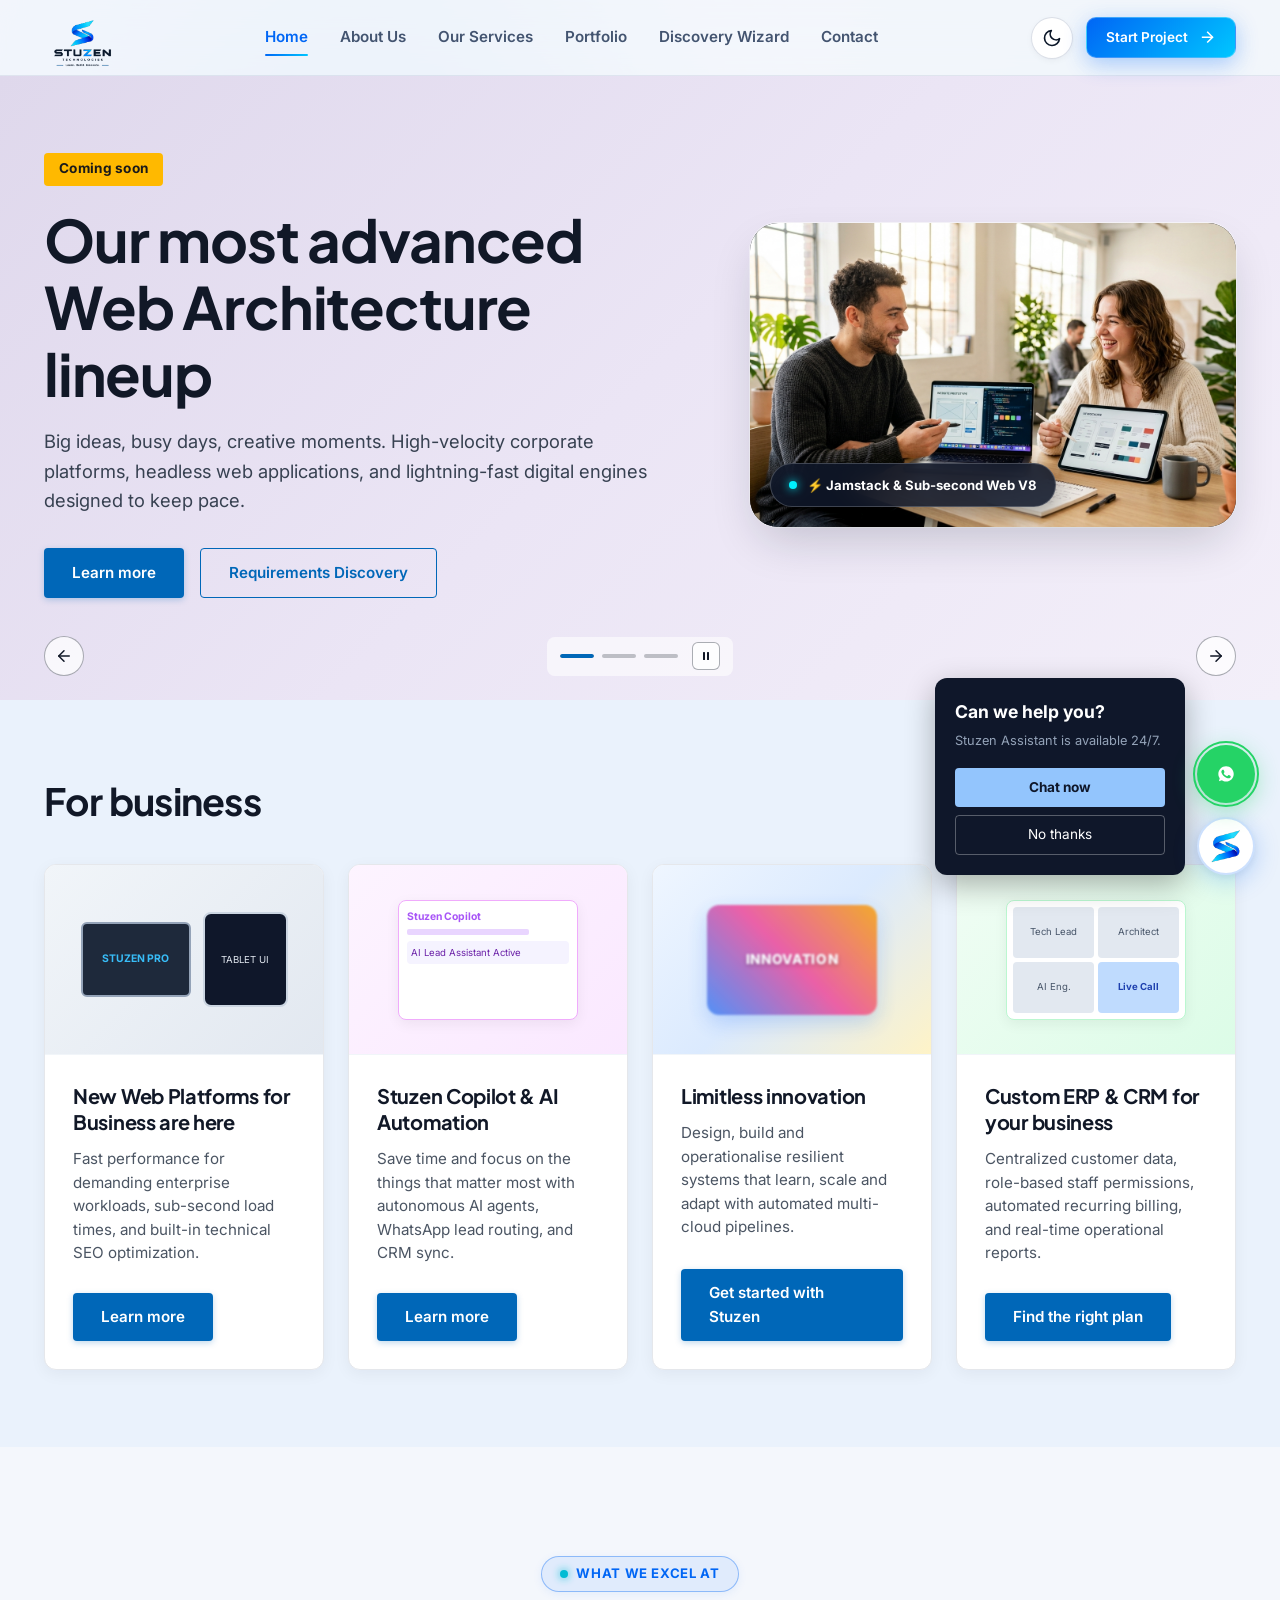
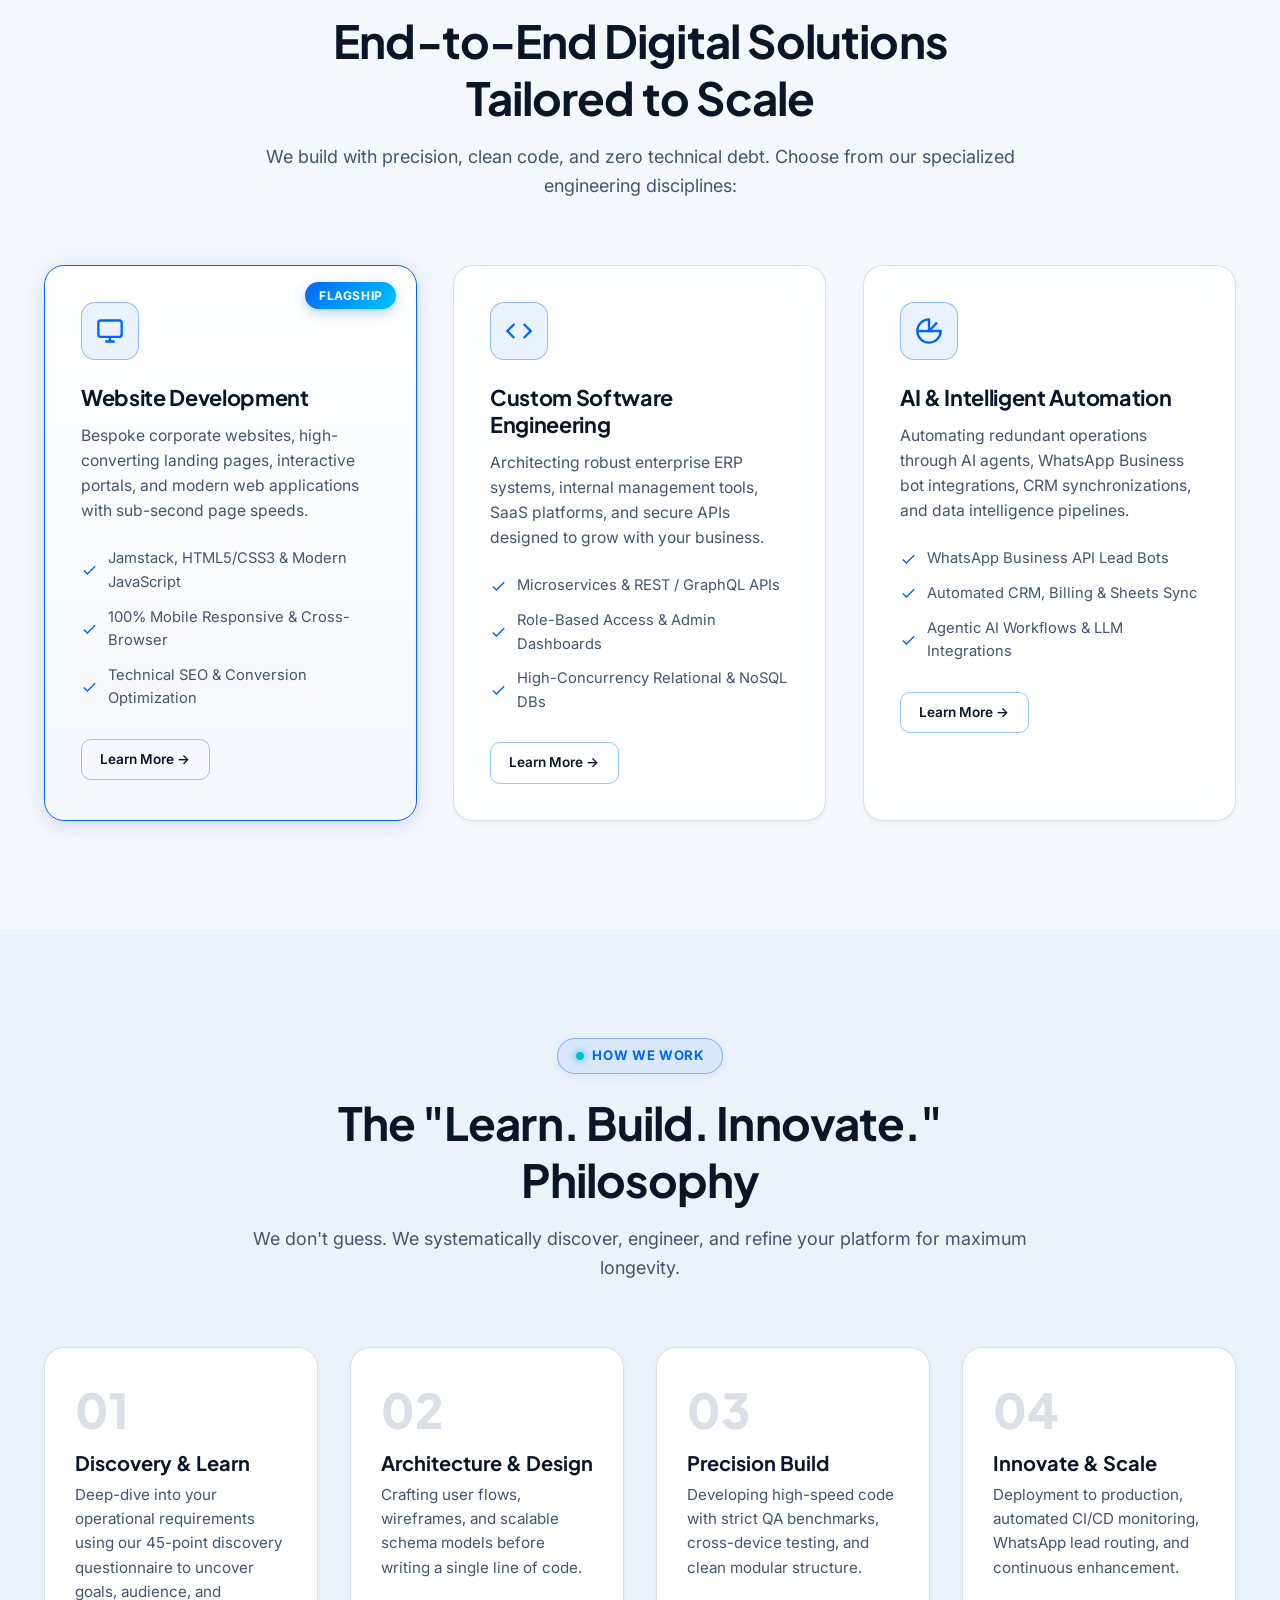
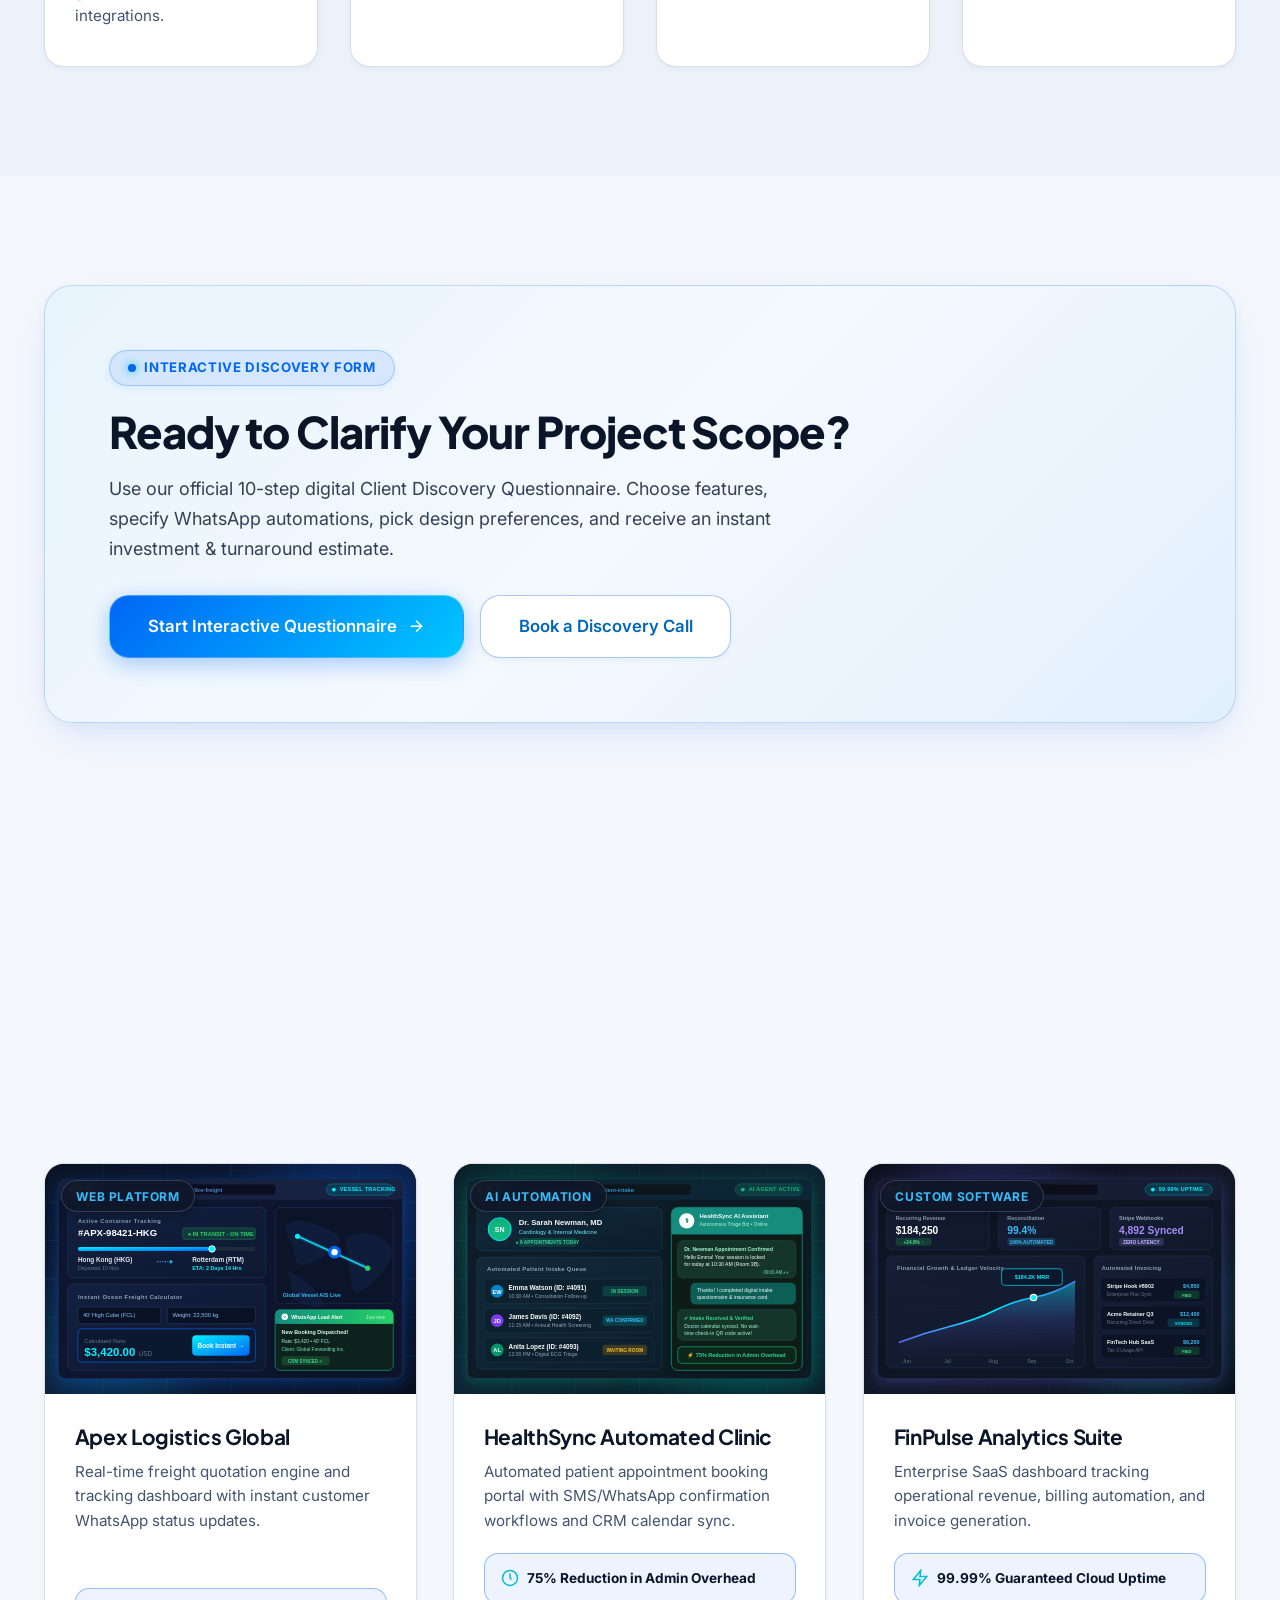
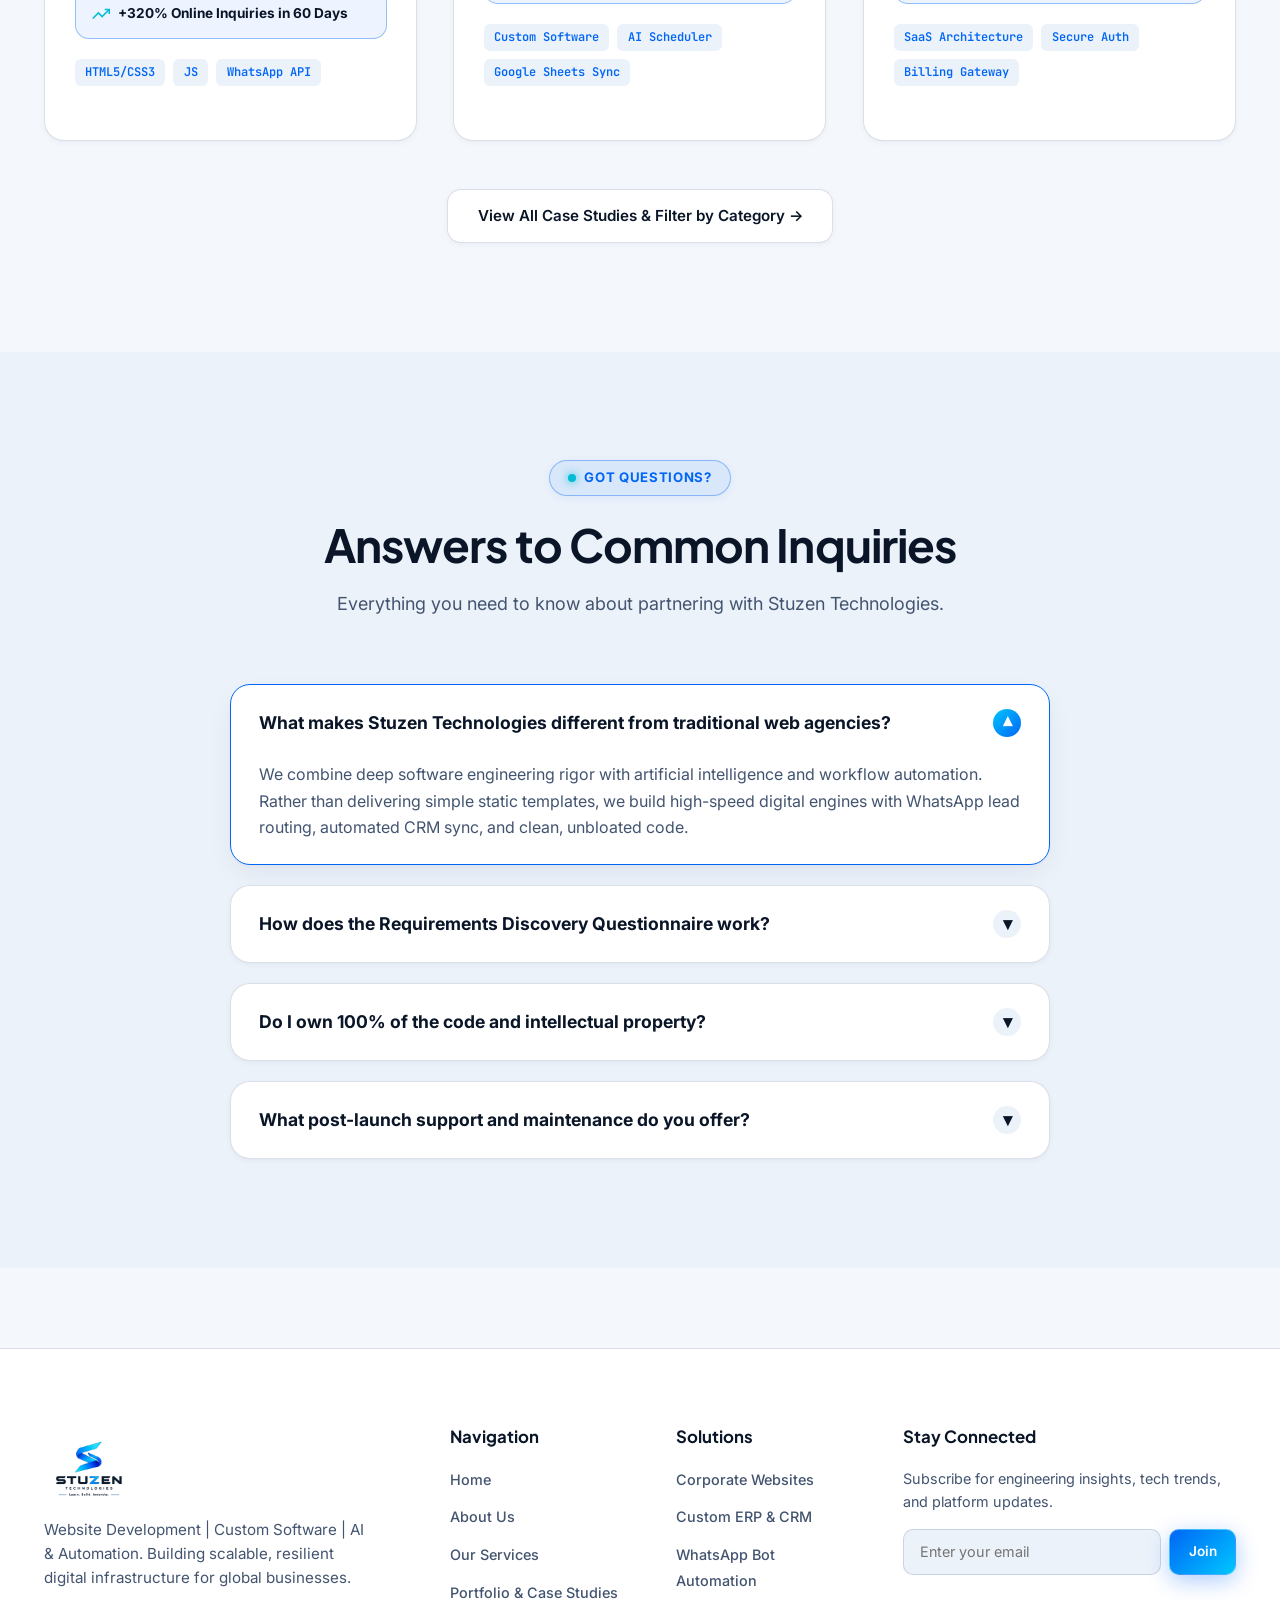
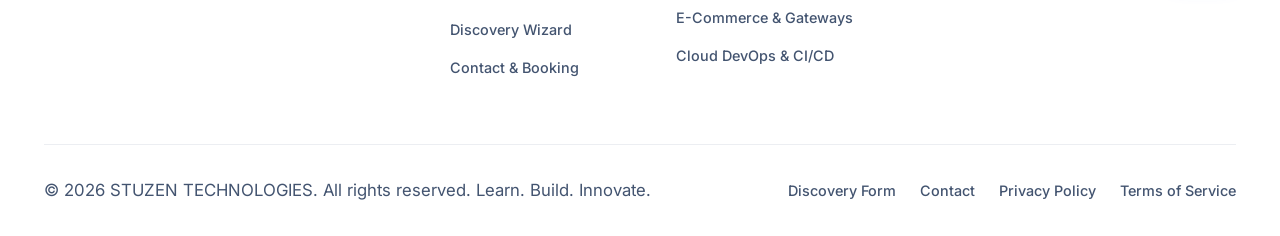
<file: stuzen/index.html>
<!DOCTYPE html>
<html lang="en" data-theme="light">

<head>
  <meta charset="UTF-8">
  <meta name="viewport" content="width=device-width, initial-scale=1.0">
  <title>STUZEN TECHNOLOGIES | Learn. Build. Innovate. — Web, Software & AI Solutions</title>
  <meta name="description"
    content="Stuzen Technologies is a next-generation engineering studio delivering high-performance Website Development, Enterprise Custom Software, and Intelligent AI & Automation.">
  <link rel="icon" type="image/png" href="assets/images/stuzen-icon.png">

  <!-- Google Fonts: Inter & Plus Jakarta Sans -->
  <link rel="preconnect" href="https://fonts.googleapis.com">
  <link rel="preconnect" href="https://fonts.gstatic.com" crossorigin>
  <link
    href="https://fonts.googleapis.com/css2?family=Inter:wght@300;400;500;600;700&family=Plus+Jakarta+Sans:wght@500;600;700;800&family=JetBrains+Mono:wght@400;500;600&display=swap"
    rel="stylesheet">

  <!-- Main Stylesheet -->
  <link rel="stylesheet" href="assets/css/style.css">
</head>

<body>

  <!-- ========================================================================
       Site Header & Navigation
       ======================================================================== -->
  <header class="site-header">
    <div class="container nav-container">
      <a href="index.html" class="brand-logo-link" aria-label="Stuzen Technologies Home">
        <img src="assets/images/stuzen-logo.png" alt="Stuzen Technologies - Learn. Build. Innovate."
          class="brand-logo-img">
      </a>

      <nav class="nav-menu">
        <a href="index.html" class="nav-link active">Home</a>
        <a href="about.html" class="nav-link">About Us</a>
        <a href="services.html" class="nav-link">Our Services</a>
        <a href="portfolio.html" class="nav-link">Portfolio</a>
        <a href="discovery.html" class="nav-link">Discovery Wizard</a>
        <a href="contact.html" class="nav-link">Contact</a>
      </nav>

      <div class="nav-actions">
        <!-- Theme Toggle -->
        <button class="theme-toggle-btn" aria-label="Toggle theme">
          <svg width="20" height="20" viewBox="0 0 24 24" fill="none" stroke="currentColor" stroke-width="2"
            stroke-linecap="round" stroke-linejoin="round">
            <circle cx="12" cy="12" r="5"></circle>
            <line x1="12" y1="1" x2="12" y2="3"></line>
            <line x1="12" y1="21" x2="12" y2="23"></line>
            <line x1="4.22" y1="4.22" x2="5.64" y2="5.64"></line>
            <line x1="18.36" y1="18.36" x2="19.78" y2="19.78"></line>
            <line x1="1" y1="12" x2="3" y2="12"></line>
            <line x1="21" y1="12" x2="23" y2="12"></line>
            <line x1="4.22" y1="19.78" x2="5.64" y2="18.36"></line>
            <line x1="18.36" y1="5.64" x2="19.78" y2="4.22"></line>
          </svg>
        </button>

        <a href="discovery.html" class="btn btn-primary btn-sm btn-glow">
          <span>Start Project</span>
          <svg viewBox="0 0 24 24" fill="none" stroke="currentColor" stroke-width="2">
            <line x1="5" y1="12" x2="19" y2="12"></line>
            <polyline points="12 5 19 12 12 19"></polyline>
          </svg>
        </a>

        <!-- Mobile Nav Toggle -->
        <button class="mobile-nav-toggle" aria-label="Open mobile menu">
          <svg width="24" height="24" viewBox="0 0 24 24" fill="none" stroke="currentColor" stroke-width="2">
            <line x1="3" y1="12" x2="21" y2="12"></line>
            <line x1="3" y1="6" x2="21" y2="6"></line>
            <line x1="3" y1="18" x2="21" y2="18"></line>
          </svg>
        </button>
      </div>
    </div>
  </header>

  <!-- Mobile Drawer -->
  <div class="drawer-backdrop"></div>
  <aside class="mobile-drawer">
    <div>
      <div class="drawer-header">
        <a href="index.html" class="brand-logo-link">
          <img src="assets/images/stuzen-logo.png" alt="Stuzen Technologies Logo" class="brand-logo-img">
        </a>
        <button class="drawer-close" aria-label="Close menu"
          style="color: var(--text-muted); font-size: 1.5rem;">✕</button>
      </div>
      <div class="drawer-links">
        <a href="index.html" class="drawer-link active">Home</a>
        <a href="about.html" class="drawer-link">About Us</a>
        <a href="services.html" class="drawer-link">Our Services</a>
        <a href="portfolio.html" class="drawer-link">Portfolio & Case Studies</a>
        <a href="discovery.html" class="drawer-link">Discovery Wizard</a>
        <a href="contact.html" class="drawer-link">Contact</a>
      </div>
    </div>
    <div class="drawer-footer">
      <a href="discovery.html" class="btn btn-primary btn-block">Start Project Discovery</a>
      <a href="https://wa.me/919876543210" target="_blank" class="btn btn-secondary btn-block">WhatsApp Chat</a>
    </div>
  </aside>

  <!-- ========================================================================
       Microsoft-Inspired Hero Slider ("Slidebar")
       ======================================================================== -->
  <section class="hero-slider-section" id="heroSlider" aria-roledescription="carousel" aria-label="Stuzen highlights">
    <div class="hero-slider-track" id="sliderTrack">

      <!-- Slide 1: Soft Lavender Pastel Background (Web Architecture) -->
      <div class="hero-slide slide-lavender">
        <div class="container slide-grid">
          <div class="slide-content">
            <span class="badge-yellow">Coming soon</span>
            <h1 class="slide-title">Our most advanced Web Architecture lineup</h1>
            <p class="slide-desc">
              Big ideas, busy days, creative moments. High-velocity corporate platforms, headless web applications, and
              lightning-fast digital engines designed to keep pace.
            </p>
            <div style="display: flex; gap: 1rem; flex-wrap: wrap;">
              <a href="services.html#web" class="ms-btn-primary">Learn more</a>
              <a href="discovery.html" class="ms-btn-secondary">Requirements Discovery</a>
            </div>
          </div>

          <div class="slide-visual-wrapper">
            <div class="slide-photo-frame">
              <img src="assets/images/slide-web-architecture.jpg" alt="Modern Web Architecture Studio Collaboration" class="slide-photo-img" loading="lazy">
              <div class="pillar-floating-pill">
                <span class="pill-dot"></span>
                <span>⚡ Jamstack &amp; Sub-second Web V8</span>
              </div>
            </div>
          </div>
        </div>
      </div>

      <!-- Slide 2: Soft Ice Blue Pastel Background (AI Copilot & WhatsApp Automation) -->
      <div class="hero-slide slide-ice-blue">
        <div class="container slide-grid">
          <div class="slide-content">
            <span class="badge-yellow">AI Innovation</span>
            <h1 class="slide-title">Stuzen Copilot & WhatsApp Automation</h1>
            <p class="slide-desc">
              Connect customer touchpoints to autonomous 24/7 lead routing bots, automated CRM pipelines, and
              intelligent document processing.
            </p>
            <div style="display: flex; gap: 1rem; flex-wrap: wrap;">
              <a href="services.html#ai" class="ms-btn-primary">Explore AI Solutions</a>
              <a href="contact.html" class="ms-btn-secondary">Request Demo</a>
            </div>
          </div>

          <div class="slide-visual-wrapper">
            <div class="slide-photo-frame">
              <img src="assets/images/slide-ai-copilot.jpg" alt="Stuzen AI Copilot & WhatsApp Automation Workflow" class="slide-photo-img" loading="lazy">
              <div class="pillar-floating-pill">
                <span class="pill-dot"></span>
                <span>💬 24/7 Autonomous Lead Bot &amp; CRM Sync</span>
              </div>
            </div>
          </div>
        </div>
      </div>

      <!-- Slide 3: Soft Mint Sage Pastel Background (Custom Software & Cloud ERP) -->
      <div class="hero-slide slide-mint-sage">
        <div class="container slide-grid">
          <div class="slide-content">
            <span class="badge-yellow">Custom Software</span>
            <h1 class="slide-title">Bespoke Software Built Without Lock-in</h1>
            <p class="slide-desc">
              Scalable ERP systems, role-based customer portals, and microservice APIs engineered with 100% intellectual
              property ownership.
            </p>
            <div style="display: flex; gap: 1rem; flex-wrap: wrap;">
              <a href="services.html#software" class="ms-btn-primary">Get started with Software</a>
              <a href="discovery.html" class="ms-btn-secondary">Configure Scope</a>
            </div>
          </div>

          <div class="slide-visual-wrapper">
            <div class="slide-photo-frame">
              <img src="assets/images/slide-bespoke-software.jpg" alt="Bespoke Software Architecture & Cloud ERP Engineering" class="slide-photo-img" loading="lazy">
              <div class="pillar-floating-pill">
                <span class="pill-dot"></span>
                <span>🛡️ 100% IP Ownership &amp; Scalable APIs</span>
              </div>
            </div>
          </div>
        </div>
      </div>

    </div>

    <!-- Microsoft-Style Distributed Slider Controls (Matching Exact Reference) -->
    <div class="ms-slider-controls-wrapper">
      <div class="container ms-slider-controls-container">
        <!-- Left: Circle Arrow Prev -->
        <button class="ms-slider-arrow ms-arrow-prev" id="sliderPrevBtn" aria-label="Previous slide">
          <svg width="18" height="18" viewBox="0 0 24 24" fill="none" stroke="currentColor" stroke-width="2" stroke-linecap="round" stroke-linejoin="round">
            <line x1="19" y1="12" x2="5" y2="12"></line>
            <polyline points="12 19 5 12 12 5"></polyline>
          </svg>
        </button>

        <!-- Center: Dash Indicators & Rounded Square Pause Button -->
        <div class="ms-slider-center-group">
          <div class="ms-slider-dashes" id="sliderIndicators">
            <button class="ms-dash-indicator active" data-slide="0" aria-label="Slide 1"></button>
            <button class="ms-dash-indicator" data-slide="1" aria-label="Slide 2"></button>
            <button class="ms-dash-indicator" data-slide="2" aria-label="Slide 3"></button>
          </div>
          <button class="ms-slider-playpause" id="sliderPlayPauseBtn" aria-label="Pause slide autoplay">
            <svg width="12" height="12" viewBox="0 0 24 24" fill="currentColor">
              <rect x="6" y="4" width="4" height="16" rx="1"></rect>
              <rect x="14" y="4" width="4" height="16" rx="1"></rect>
            </svg>
          </button>
        </div>

        <!-- Right: Circle Arrow Next -->
        <button class="ms-slider-arrow ms-arrow-next" id="sliderNextBtn" aria-label="Next slide">
          <svg width="18" height="18" viewBox="0 0 24 24" fill="none" stroke="currentColor" stroke-width="2" stroke-linecap="round" stroke-linejoin="round">
            <line x1="5" y1="12" x2="19" y2="12"></line>
            <polyline points="12 5 19 12 12 19"></polyline>
          </svg>
        </button>
      </div>
    </div>
  </section>

  <!-- ========================================================================
       "For business" Section (Matching Screenshot 2)
       ======================================================================== -->
  <section class="for-business-section">
    <div class="container">
      <div class="for-business-header">
        <h2 class="for-business-title">For business</h2>
      </div>

      <div class="for-business-grid">
        <!-- Card 1 -->
        <div class="ms-business-card">
          <div class="ms-card-graphic" style="background: linear-gradient(135deg, #f1f5f9 0%, #e2e8f0 100%);">
            <div style="display:flex; gap:12px; align-items:center;">
              <div
                style="width:110px; height:75px; background:#1e293b; border-radius:6px; border:2px solid #94a3b8; display:flex; align-items:center; justify-content:center;">
                <span style="font-size:0.65rem; color:#38bdf8; font-weight:700;">STUZEN PRO</span>
              </div>
              <div
                style="width:85px; height:95px; background:#0f172a; border-radius:8px; border:2px solid #cbd5e1; display:flex; align-items:center; justify-content:center;">
                <span style="font-size:0.6rem; color:#e2e8f0;">TABLET UI</span>
              </div>
            </div>
          </div>
          <div class="ms-card-content">
            <h3 class="ms-card-heading">New Web Platforms for Business are here</h3>
            <p class="ms-card-text">
              Fast performance for demanding enterprise workloads, sub-second load times, and built-in technical SEO
              optimization.
            </p>
            <div class="ms-card-action">
              <a href="services.html#web" class="ms-btn-primary">Learn more</a>
            </div>
          </div>
        </div>

        <!-- Card 2 -->
        <div class="ms-business-card">
          <div class="ms-card-graphic" style="background: linear-gradient(135deg, #fdf4ff 0%, #fae8ff 100%);">
            <div
              style="width:180px; height:120px; background:#ffffff; border-radius:8px; box-shadow:0 4px 14px rgba(0,0,0,0.06); padding:8px; border:1px solid #f0abfc;">
              <div style="font-size:0.65rem; color:#a855f7; font-weight:700; margin-bottom:4px;">Stuzen Copilot</div>
              <div style="height:6px; width:75%; background:#e9d5ff; border-radius:2px; margin-bottom:6px;"></div>
              <div style="background:#f5f3ff; border-radius:4px; padding:4px; font-size:0.6rem; color:#6b21a8;">
                AI Lead Assistant Active
              </div>
            </div>
          </div>
          <div class="ms-card-content">
            <h3 class="ms-card-heading">Stuzen Copilot & AI Automation</h3>
            <p class="ms-card-text">
              Save time and focus on the things that matter most with autonomous AI agents, WhatsApp lead routing, and
              CRM sync.
            </p>
            <div class="ms-card-action">
              <a href="services.html#ai" class="ms-btn-primary">Learn more</a>
            </div>
          </div>
        </div>

        <!-- Card 3 -->
        <div class="ms-business-card">
          <div class="ms-card-graphic"
            style="background: linear-gradient(135deg, #eff6ff 0%, #dbeafe 50%, #fef3c7 100%);">
            <div
              style="width:170px; height:110px; background:linear-gradient(45deg, #3b82f6 0%, #ec4899 50%, #f59e0b 100%); border-radius:12px; filter:blur(1px); opacity:0.85; display:flex; align-items:center; justify-content:center; box-shadow:0 8px 20px rgba(59,130,246,0.3);">
              <span
                style="color:#ffffff; font-weight:800; font-size:0.85rem; letter-spacing:0.05em; text-shadow:0 2px 4px rgba(0,0,0,0.3);">INNOVATION</span>
            </div>
          </div>
          <div class="ms-card-content">
            <h3 class="ms-card-heading">Limitless innovation</h3>
            <p class="ms-card-text">
              Design, build and operationalise resilient systems that learn, scale and adapt with automated multi-cloud
              pipelines.
            </p>
            <div class="ms-card-action">
              <a href="services.html#software" class="ms-btn-primary">Get started with Stuzen</a>
            </div>
          </div>
        </div>

        <!-- Card 4 -->
        <div class="ms-business-card">
          <div class="ms-card-graphic" style="background: linear-gradient(135deg, #f0fdf4 0%, #dcfce7 100%);">
            <div
              style="width:180px; height:120px; background:#ffffff; border-radius:8px; border:1px solid #bbf7d0; padding:6px; box-shadow:0 4px 14px rgba(0,0,0,0.06); display:grid; grid-template-columns:1fr 1fr; gap:4px;">
              <div
                style="background:#e2e8f0; border-radius:4px; display:flex; align-items:center; justify-content:center; font-size:0.6rem; color:#475569;">
                Tech Lead</div>
              <div
                style="background:#e2e8f0; border-radius:4px; display:flex; align-items:center; justify-content:center; font-size:0.6rem; color:#475569;">
                Architect</div>
              <div
                style="background:#e2e8f0; border-radius:4px; display:flex; align-items:center; justify-content:center; font-size:0.6rem; color:#475569;">
                AI Eng.</div>
              <div
                style="background:#bfdbfe; border-radius:4px; display:flex; align-items:center; justify-content:center; font-size:0.6rem; color:#1e40af; font-weight:700;">
                Live Call</div>
            </div>
          </div>
          <div class="ms-card-content">
            <h3 class="ms-card-heading">Custom ERP & CRM for your business</h3>
            <p class="ms-card-text">
              Centralized customer data, role-based staff permissions, automated recurring billing, and real-time
              operational reports.
            </p>
            <div class="ms-card-action">
              <a href="discovery.html" class="ms-btn-primary">Find the right plan</a>
            </div>
          </div>
        </div>

      </div>
    </div>
  </section>

  <!-- ========================================================================
       Core Pillars / Services Section
       ======================================================================== -->
  <section class="section">
    <div class="container">
      <div class="section-header">
        <div class="section-badge">
          <span class="dot"></span>
          <span>What We Excel At</span>
        </div>
        <h2 class="section-title">End-to-End Digital Solutions Tailored to Scale</h2>
        <p class="section-desc">
          We build with precision, clean code, and zero technical debt. Choose from our specialized engineering
          disciplines:
        </p>
      </div>

      <div class="services-grid">
        <!-- Service 1: Website Development -->
        <div class="card service-card-featured">
          <span class="badge-featured">Flagship</span>
          <div class="card-icon-wrap">
            <svg width="28" height="28" viewBox="0 0 24 24" fill="none" stroke="currentColor" stroke-width="2">
              <rect x="2" y="3" width="20" height="14" rx="2" ry="2"></rect>
              <line x1="8" y1="21" x2="16" y2="21"></line>
              <line x1="12" y1="17" x2="12" y2="21"></line>
            </svg>
          </div>
          <h3 class="card-title">Website Development</h3>
          <p class="card-text">
            Bespoke corporate websites, high-converting landing pages, interactive portals, and modern web applications
            with sub-second page speeds.
          </p>
          <ul class="card-list">
            <li class="card-list-item">
              <svg viewBox="0 0 24 24" fill="none" stroke="currentColor" stroke-width="2">
                <polyline points="20 6 9 17 4 12"></polyline>
              </svg>
              <span>Jamstack, HTML5/CSS3 & Modern JavaScript</span>
            </li>
            <li class="card-list-item">
              <svg viewBox="0 0 24 24" fill="none" stroke="currentColor" stroke-width="2">
                <polyline points="20 6 9 17 4 12"></polyline>
              </svg>
              <span>100% Mobile Responsive & Cross-Browser</span>
            </li>
            <li class="card-list-item">
              <svg viewBox="0 0 24 24" fill="none" stroke="currentColor" stroke-width="2">
                <polyline points="20 6 9 17 4 12"></polyline>
              </svg>
              <span>Technical SEO & Conversion Optimization</span>
            </li>
          </ul>
          <a href="services.html#web" class="btn btn-outline btn-sm">Learn More →</a>
        </div>

        <!-- Service 2: Custom Software -->
        <div class="card">
          <div class="card-icon-wrap">
            <svg width="28" height="28" viewBox="0 0 24 24" fill="none" stroke="currentColor" stroke-width="2">
              <polyline points="16 18 22 12 16 6"></polyline>
              <polyline points="8 6 2 12 8 18"></polyline>
            </svg>
          </div>
          <h3 class="card-title">Custom Software Engineering</h3>
          <p class="card-text">
            Architecting robust enterprise ERP systems, internal management tools, SaaS platforms, and secure APIs
            designed to grow with your business.
          </p>
          <ul class="card-list">
            <li class="card-list-item">
              <svg viewBox="0 0 24 24" fill="none" stroke="currentColor" stroke-width="2">
                <polyline points="20 6 9 17 4 12"></polyline>
              </svg>
              <span>Microservices & REST / GraphQL APIs</span>
            </li>
            <li class="card-list-item">
              <svg viewBox="0 0 24 24" fill="none" stroke="currentColor" stroke-width="2">
                <polyline points="20 6 9 17 4 12"></polyline>
              </svg>
              <span>Role-Based Access & Admin Dashboards</span>
            </li>
            <li class="card-list-item">
              <svg viewBox="0 0 24 24" fill="none" stroke="currentColor" stroke-width="2">
                <polyline points="20 6 9 17 4 12"></polyline>
              </svg>
              <span>High-Concurrency Relational & NoSQL DBs</span>
            </li>
          </ul>
          <a href="services.html#software" class="btn btn-outline btn-sm">Learn More →</a>
        </div>

        <!-- Service 3: AI & Automation -->
        <div class="card">
          <div class="card-icon-wrap">
            <svg width="28" height="28" viewBox="0 0 24 24" fill="none" stroke="currentColor" stroke-width="2">
              <path d="M12 2a10 10 0 1 0 10 10H12V2z"></path>
              <path d="M12 12L2.1 12.05"></path>
              <path d="M12 12l6.8-7.2"></path>
            </svg>
          </div>
          <h3 class="card-title">AI & Intelligent Automation</h3>
          <p class="card-text">
            Automating redundant operations through AI agents, WhatsApp Business bot integrations, CRM synchronizations,
            and data intelligence pipelines.
          </p>
          <ul class="card-list">
            <li class="card-list-item">
              <svg viewBox="0 0 24 24" fill="none" stroke="currentColor" stroke-width="2">
                <polyline points="20 6 9 17 4 12"></polyline>
              </svg>
              <span>WhatsApp Business API Lead Bots</span>
            </li>
            <li class="card-list-item">
              <svg viewBox="0 0 24 24" fill="none" stroke="currentColor" stroke-width="2">
                <polyline points="20 6 9 17 4 12"></polyline>
              </svg>
              <span>Automated CRM, Billing & Sheets Sync</span>
            </li>
            <li class="card-list-item">
              <svg viewBox="0 0 24 24" fill="none" stroke="currentColor" stroke-width="2">
                <polyline points="20 6 9 17 4 12"></polyline>
              </svg>
              <span>Agentic AI Workflows & LLM Integrations</span>
            </li>
          </ul>
          <a href="services.html#ai" class="btn btn-outline btn-sm">Learn More →</a>
        </div>
      </div>
    </div>
  </section>

  <!-- ========================================================================
       The Stuzen Methodology
       ======================================================================== -->
  <section class="section" style="background: var(--bg-surface-2);">
    <div class="container">
      <div class="section-header">
        <div class="section-badge">
          <span class="dot"></span>
          <span>How We Work</span>
        </div>
        <h2 class="section-title">The "Learn. Build. Innovate." Philosophy</h2>
        <p class="section-desc">
          We don't guess. We systematically discover, engineer, and refine your platform for maximum longevity.
        </p>
      </div>

      <div class="process-grid">
        <div class="process-step-card">
          <div class="step-num">01</div>
          <h4 style="margin-bottom: 0.5rem;">Discovery & Learn</h4>
          <p style="font-size: 0.95rem;">
            Deep-dive into your operational requirements using our 45-point discovery questionnaire to uncover goals,
            audience, and integrations.
          </p>
        </div>

        <div class="process-step-card">
          <div class="step-num">02</div>
          <h4 style="margin-bottom: 0.5rem;">Architecture & Design</h4>
          <p style="font-size: 0.95rem;">
            Crafting user flows, wireframes, and scalable schema models before writing a single line of code.
          </p>
        </div>

        <div class="process-step-card">
          <div class="step-num">03</div>
          <h4 style="margin-bottom: 0.5rem;">Precision Build</h4>
          <p style="font-size: 0.95rem;">
            Developing high-speed code with strict QA benchmarks, cross-device testing, and clean modular structure.
          </p>
        </div>

        <div class="process-step-card">
          <div class="step-num">04</div>
          <h4 style="margin-bottom: 0.5rem;">Innovate & Scale</h4>
          <p style="font-size: 0.95rem;">
            Deployment to production, automated CI/CD monitoring, WhatsApp lead routing, and continuous enhancement.
          </p>
        </div>
      </div>
    </div>
  </section>

  <!-- ========================================================================
       Interactive Requirements Discovery CTA Banner
       ======================================================================== -->
  <section class="section">
    <div class="container">
      <div class="card cta-card-banner">
        <div style="display: grid; grid-template-columns: 1fr; gap: 2rem; align-items: center;" class="cta-inner-grid">
          <div>
            <div class="section-badge cta-badge">
              <span class="dot"></span>
              <span>Interactive Discovery Form</span>
            </div>
            <h2 class="cta-title">Ready to Clarify Your Project Scope?</h2>
            <p class="cta-desc">
              Use our official 10-step digital Client Discovery Questionnaire. Choose features, specify WhatsApp
              automations, pick design preferences, and receive an instant investment & turnaround estimate.
            </p>
            <div style="display: flex; gap: 1rem; flex-wrap: wrap;">
              <a href="discovery.html" class="btn btn-primary btn-lg btn-glow">
                <span>Start Interactive Questionnaire</span>
                <svg viewBox="0 0 24 24" fill="none" stroke="currentColor" stroke-width="2">
                  <line x1="5" y1="12" x2="19" y2="12"></line>
                  <polyline points="12 5 19 12 12 19"></polyline>
                </svg>
              </a>
              <a href="contact.html" class="btn btn-secondary btn-lg cta-btn-secondary">
                <span>Book a Discovery Call</span>
              </a>
            </div>
          </div>
        </div>
      </div>
    </div>
  </section>

  <!-- ========================================================================
       Featured Case Studies Preview
       ======================================================================== -->
  <section class="section">
    <div class="container">
      <div class="section-header">
        <div class="section-badge">
          <span class="dot"></span>
          <span>Proven Results</span>
        </div>
        <h2 class="section-title">Featured Solutions We Engineered</h2>
        <p class="section-desc">Real-world impact delivered across modern web apps, SaaS platforms, and automation
          tools.</p>
      </div>

      <div class="portfolio-grid">
        <!-- Project 1 -->
        <div class="project-card">
          <div class="project-preview">
            <span class="project-category-badge">Web Platform</span>
            <img src="assets/images/portfolio/apex-logistics.svg" alt="Apex Logistics Global Platform Preview" class="project-preview-img" loading="lazy">
          </div>
          <div class="project-body">
            <h3 class="project-title">Apex Logistics Global</h3>
            <p class="project-desc">Real-time freight quotation engine and tracking dashboard with instant customer
              WhatsApp status updates.</p>
            <div class="project-metric">
              <svg width="18" height="18" viewBox="0 0 24 24" fill="none" stroke="var(--color-primary-cyan)"
                stroke-width="2">
                <polyline points="23 6 13.5 15.5 8.5 10.5 1 18"></polyline>
                <polyline points="17 6 23 6 23 12"></polyline>
              </svg>
              <span>+320% Online Inquiries in 60 Days</span>
            </div>
            <div class="project-tags">
              <span class="project-tag">HTML5/CSS3</span>
              <span class="project-tag">JS</span>
              <span class="project-tag">WhatsApp API</span>
            </div>
          </div>
        </div>

        <!-- Project 2 -->
        <div class="project-card">
          <div class="project-preview">
            <span class="project-category-badge">AI Automation</span>
            <img src="assets/images/portfolio/healthsync-clinic.svg" alt="HealthSync Automated Clinic Preview" class="project-preview-img" loading="lazy">
          </div>
          <div class="project-body">
            <h3 class="project-title">HealthSync Automated Clinic</h3>
            <p class="project-desc">Automated patient appointment booking portal with SMS/WhatsApp confirmation
              workflows and CRM calendar sync.</p>
            <div class="project-metric">
              <svg width="18" height="18" viewBox="0 0 24 24" fill="none" stroke="var(--color-primary-cyan)"
                stroke-width="2">
                <circle cx="12" cy="12" r="10"></circle>
                <polyline points="12 6 12 12 14 14"></polyline>
              </svg>
              <span>75% Reduction in Admin Overhead</span>
            </div>
            <div class="project-tags">
              <span class="project-tag">Custom Software</span>
              <span class="project-tag">AI Scheduler</span>
              <span class="project-tag">Google Sheets Sync</span>
            </div>
          </div>
        </div>

        <!-- Project 3 -->
        <div class="project-card">
          <div class="project-preview">
            <span class="project-category-badge">Custom Software</span>
            <img src="assets/images/portfolio/finpulse-analytics.svg" alt="FinPulse Analytics Suite Preview" class="project-preview-img" loading="lazy">
          </div>
          <div class="project-body">
            <h3 class="project-title">FinPulse Analytics Suite</h3>
            <p class="project-desc">Enterprise SaaS dashboard tracking operational revenue, billing automation, and
              invoice generation.</p>
            <div class="project-metric">
              <svg width="18" height="18" viewBox="0 0 24 24" fill="none" stroke="var(--color-primary-cyan)"
                stroke-width="2">
                <polygon points="13 2 3 14 12 14 11 22 21 10 12 10 13 2"></polygon>
              </svg>
              <span>99.99% Guaranteed Cloud Uptime</span>
            </div>
            <div class="project-tags">
              <span class="project-tag">SaaS Architecture</span>
              <span class="project-tag">Secure Auth</span>
              <span class="project-tag">Billing Gateway</span>
            </div>
          </div>
        </div>
      </div>

      <div style="text-align: center; margin-top: 3rem;">
        <a href="portfolio.html" class="btn btn-secondary">
          <span>View All Case Studies & Filter by Category →</span>
        </a>
      </div>
    </div>
  </section>

  <!-- ========================================================================
       Frequently Asked Questions
       ======================================================================== -->
  <section class="section" style="background: var(--bg-surface-2);">
    <div class="container">
      <div class="section-header">
        <div class="section-badge">
          <span class="dot"></span>
          <span>Got Questions?</span>
        </div>
        <h2 class="section-title">Answers to Common Inquiries</h2>
        <p class="section-desc">Everything you need to know about partnering with Stuzen Technologies.</p>
      </div>

      <div class="faq-wrap">
        <div class="faq-item open">
          <button class="faq-question" type="button" aria-expanded="true">
            <span>What makes Stuzen Technologies different from traditional web agencies?</span>
            <span class="faq-icon">▾</span>
          </button>
          <div class="faq-answer">
            <div class="faq-answer-inner">
              We combine deep software engineering rigor with artificial intelligence and workflow automation. Rather
              than delivering simple static templates, we build high-speed digital engines with WhatsApp lead routing,
              automated CRM sync, and clean, unbloated code.
            </div>
          </div>
        </div>

        <div class="faq-item">
          <button class="faq-question" type="button" aria-expanded="false">
            <span>How does the Requirements Discovery Questionnaire work?</span>
            <span class="faq-icon">▾</span>
          </button>
          <div class="faq-answer">
            <div class="faq-answer-inner">
              Our Discovery Form covers 10 structured sections (goals, page structure, design direction, WhatsApp
              features, payment gateways, budget & timeline). Once completed, it generates an instant estimate and
              outputs a clean project brief that can be saved as PDF or sent directly to our engineering leads via
              WhatsApp.
            </div>
          </div>
        </div>

        <div class="faq-item">
          <button class="faq-question" type="button" aria-expanded="false">
            <span>Do I own 100% of the code and intellectual property?</span>
            <span class="faq-icon">▾</span>
          </button>
          <div class="faq-answer">
            <div class="faq-answer-inner">
              Yes, absolutely. Upon final project settlement and delivery, all source code, assets, repository access,
              and credentials are completely transferred to you with zero vendor lock-in.
            </div>
          </div>
        </div>

        <div class="faq-item">
          <button class="faq-question" type="button" aria-expanded="false">
            <span>What post-launch support and maintenance do you offer?</span>
            <span class="faq-icon">▾</span>
          </button>
          <div class="faq-answer">
            <div class="faq-answer-inner">
              We provide 30 days of complimentary post-launch support and bug fixes with every build. Following that, we
              offer monthly retainer maintenance plans for security updates, performance monitoring, and on-demand
              feature iterations.
            </div>
          </div>
        </div>
      </div>
    </div>
  </section>

  <!-- ========================================================================
       Global Floating Widgets & Chat Assistant
       ======================================================================== -->
  <div class="floating-actions-container">
    <!-- WhatsApp Direct Chat Button -->
    <a href="https://wa.me/919876543210?text=Hello%20Stuzen%20Technologies,%20I'm%20interested%20in%20discussing%20a%20project."
      target="_blank" class="whatsapp-float-btn" aria-label="Chat on WhatsApp">
      <span class="whatsapp-pulse"></span>
      <svg width="32" height="32" viewBox="0 0 24 24" fill="currentColor">
        <path
          d="M12.031 6.172c-3.181 0-5.767 2.586-5.768 5.766-.001 1.298.38 2.27 1.019 3.287l-.582 2.128 2.182-.573c.978.58 1.911.928 3.145.929 3.178 0 5.767-2.587 5.768-5.766.001-3.187-2.575-5.77-5.764-5.771zm3.392 8.244c-.144.405-.837.774-1.17.824-.299.045-.677.063-1.092-.069-.252-.08-.575-.187-.988-.365-1.739-.751-2.874-2.502-2.961-2.617-.087-.116-.708-.94-.708-1.793s.448-1.273.607-1.446c.159-.173.346-.217.462-.217l.332.006c.106.005.249-.04.39.298.144.347.491 1.2.534 1.287.043.087.072.188.014.304-.058.116-.087.188-.173.289l-.26.304c-.087.086-.177.18-.076.354.101.174.449.741.964 1.201.662.591 1.221.774 1.394.86.174.086.275.072.376-.043s.433-.505.549-.679c.116-.173.231-.145.39-.087s1.011.477 1.184.564.289.13.332.202c.043.072.043.419-.101.824z">
        </path>
      </svg>
    </a>

    <!-- Stuzen AI Interactive Assistant Button -->
    <button class="ai-assistant-float-btn" aria-label="Open Stuzen AI Assistant">
      <img src="assets/images/stuzen-icon.png" alt="Stuzen AI Assistant">
    </button>
  </div>

  <!-- Stuzen AI Interactive Chat Window -->
  <div class="ai-chat-window">
    <div class="ai-chat-header">
      <div class="ai-header-info">
        <div class="ai-avatar">
          <img src="assets/images/stuzen-icon.png" alt="Stuzen Assistant">
        </div>
        <div>
          <h4 style="font-size: 0.95rem; line-height: 1.2;">Stuzen AI Engineer</h4>
          <span style="font-size: 0.75rem; color: var(--color-accent-emerald);">● Online & Ready</span>
        </div>
      </div>
      <button class="ai-chat-close" style="color: var(--text-muted); font-size: 1.3rem;">✕</button>
    </div>

    <div class="ai-chat-body">
      <div class="chat-bubble bot">
        Hello! I'm the Stuzen AI assistant. How can I help you architect your next website, custom software, or AI
        automation project today?
      </div>
    </div>

    <div class="chat-quick-actions">
      <button class="chat-quick-btn" data-query="What are your core services?">Services</button>
      <button class="chat-quick-btn" data-query="What is the price and cost estimate?">Pricing</button>
      <button class="chat-quick-btn" data-query="How does the discovery form questionnaire work?">Discovery
        Form</button>
      <button class="chat-quick-btn" data-query="How do I contact your engineering team?">Contact Info</button>
    </div>

    <div class="ai-chat-input-row">
      <input type="text" class="ai-chat-input" placeholder="Ask about services, tech stack, pricing...">
      <button class="ai-chat-send" aria-label="Send message">
        <svg width="18" height="18" viewBox="0 0 24 24" fill="none" stroke="currentColor" stroke-width="2">
          <line x1="22" y1="2" x2="11" y2="13"></line>
          <polygon points="22 2 15 22 11 13 2 9 22 2"></polygon>
        </svg>
      </button>
    </div>
  </div>

  <!-- ========================================================================
       Site Footer
       ======================================================================== -->
  <footer class="site-footer">
    <div class="container">
      <div class="footer-top-grid">
        <div class="footer-brand-col">
          <a href="index.html" class="brand-logo-link" aria-label="Stuzen Technologies Home">
            <img src="assets/images/stuzen-logo.png" alt="Stuzen Technologies - Learn. Build. Innovate."
              class="brand-logo-img">
          </a>
          <p class="footer-desc">
            Website Development | Custom Software | AI & Automation. Building scalable, resilient digital infrastructure
            for global businesses.
          </p>
        </div>

        <div>
          <h4 class="footer-col-title">Navigation</h4>
          <ul class="footer-links-list">
            <li><a href="index.html" class="footer-link">Home</a></li>
            <li><a href="about.html" class="footer-link">About Us</a></li>
            <li><a href="services.html" class="footer-link">Our Services</a></li>
            <li><a href="portfolio.html" class="footer-link">Portfolio & Case Studies</a></li>
            <li><a href="discovery.html" class="footer-link">Discovery Wizard</a></li>
            <li><a href="contact.html" class="footer-link">Contact & Booking</a></li>
          </ul>
        </div>

        <div>
          <h4 class="footer-col-title">Solutions</h4>
          <ul class="footer-links-list">
            <li><a href="services.html#web" class="footer-link">Corporate Websites</a></li>
            <li><a href="services.html#software" class="footer-link">Custom ERP & CRM</a></li>
            <li><a href="services.html#ai" class="footer-link">WhatsApp Bot Automation</a></li>
            <li><a href="services.html#ecommerce" class="footer-link">E-Commerce & Gateways</a></li>
            <li><a href="services.html#cloud" class="footer-link">Cloud DevOps & CI/CD</a></li>
          </ul>
        </div>

        <div>
          <h4 class="footer-col-title">Stay Connected</h4>
          <p style="font-size: 0.9rem; color: var(--text-muted); margin-bottom: 0.75rem;">
            Subscribe for engineering insights, tech trends, and platform updates.
          </p>
          <form class="newsletter-form"
            onsubmit="event.preventDefault(); showToast('Subscribed to Stuzen Tech Dispatch!'); this.reset();">
            <input type="email" required placeholder="Enter your email" class="newsletter-input">
            <button type="submit" class="btn btn-primary btn-sm">Join</button>
          </form>
        </div>
      </div>

      <div class="footer-bottom">
        <p>© 2026 STUZEN TECHNOLOGIES. All rights reserved. Learn. Build. Innovate.</p>
        <div class="footer-bottom-links">
          <a href="discovery.html" class="footer-link">Discovery Form</a>
          <a href="contact.html" class="footer-link">Contact</a>
          <a href="#" class="footer-link">Privacy Policy</a>
          <a href="#" class="footer-link">Terms of Service</a>
        </div>
      </div>
    </div>
  </footer>

  <!-- Scripts -->
  <script src="assets/js/main.js"></script>
  <!-- Store / Engineering Assistant Popover Dialogue (Matching Screenshot 2) -->
  <div class="ms-chat-popover" id="msChatPopover">
    <div class="popover-title">Can we help you?</div>
    <div class="popover-desc">Stuzen Assistant is available 24/7.</div>
    <div class="popover-actions">
      <button class="popover-chat-btn" id="popoverChatBtn">Chat now</button>
      <button class="popover-dismiss-btn" id="popoverDismissBtn">No thanks</button>
    </div>
  </div>

</body>

</html>
</file>
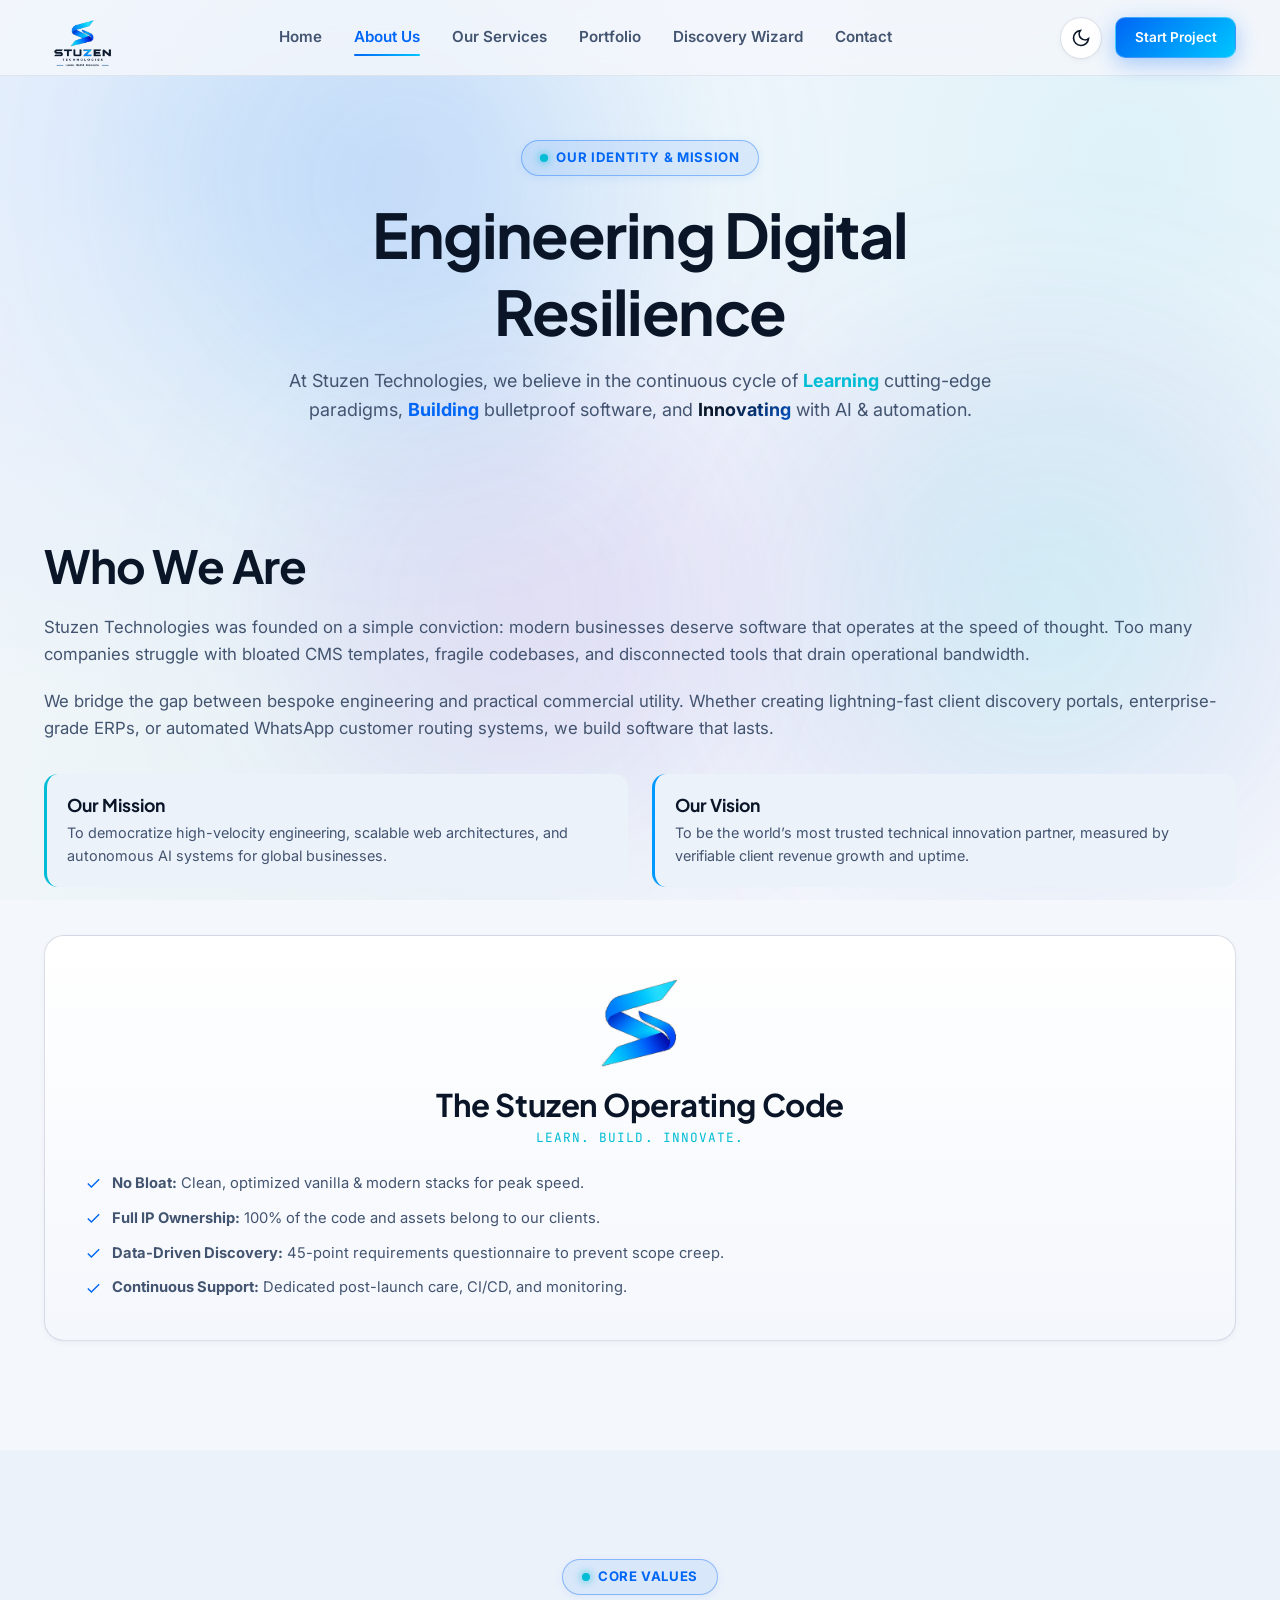
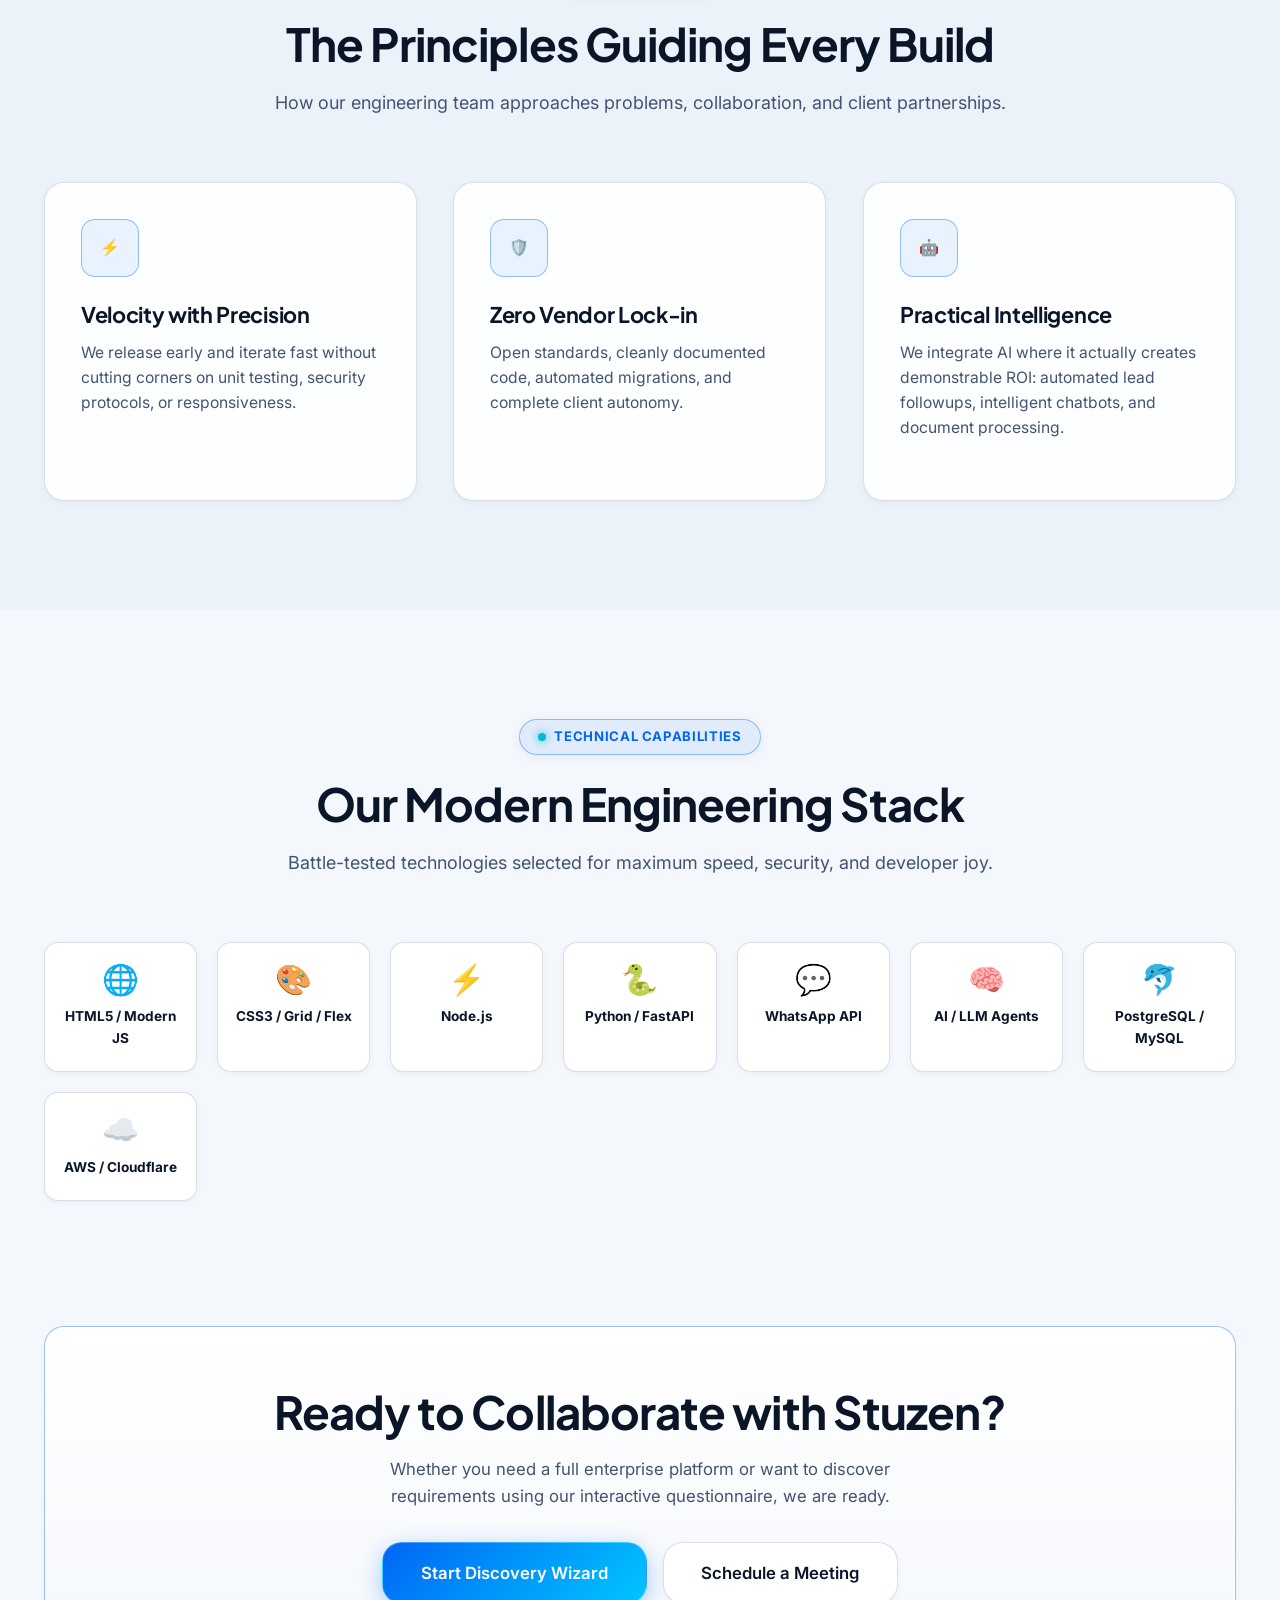
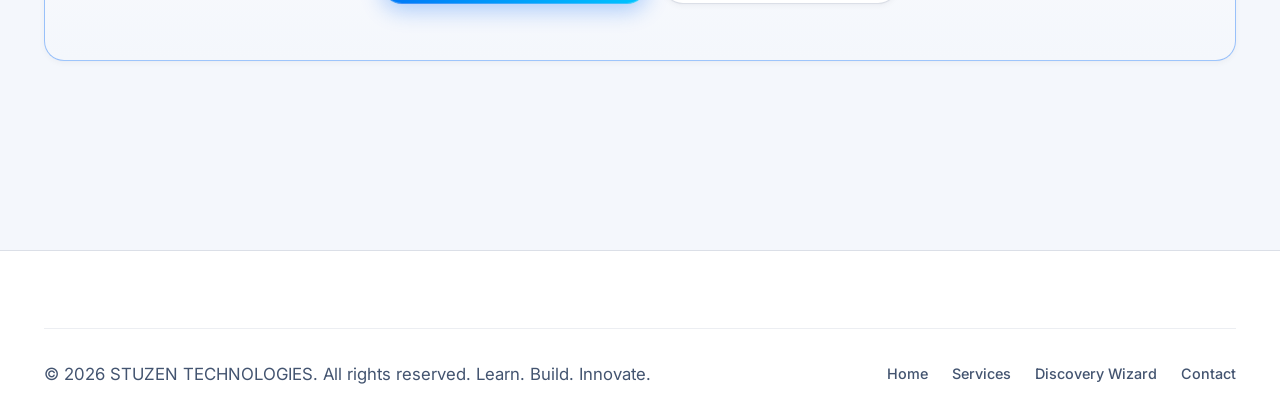
<file: stuzen/about.html>
<!DOCTYPE html>
<html lang="en" data-theme="light">
<head>
  <meta charset="UTF-8">
  <meta name="viewport" content="width=device-width, initial-scale=1.0">
  <title>About Us | STUZEN TECHNOLOGIES — Learn. Build. Innovate.</title>
  <meta name="description" content="Discover Stuzen Technologies: our engineering philosophy, our team, and our mission to build cutting-edge web, custom software, and AI automation solutions.">
  <link rel="icon" type="image/png" href="assets/images/stuzen-icon.png">

  <!-- Google Fonts: Inter & Plus Jakarta Sans -->
  <link rel="preconnect" href="https://fonts.googleapis.com">
  <link rel="preconnect" href="https://fonts.gstatic.com" crossorigin>
  <link href="https://fonts.googleapis.com/css2?family=Inter:wght@300;400;500;600;700&family=Plus+Jakarta+Sans:wght@500;600;700;800&family=JetBrains+Mono:wght@400;500;600&display=swap" rel="stylesheet">

  <link rel="stylesheet" href="assets/css/style.css">
</head>
<body>

  <!-- Site Header -->
  <header class="site-header">
    <div class="container nav-container">
      <a href="index.html" class="brand-logo-link" aria-label="Stuzen Technologies Home">
        <img src="assets/images/stuzen-logo.png" alt="Stuzen Technologies - Learn. Build. Innovate." class="brand-logo-img">
      </a>

      <nav class="nav-menu">
        <a href="index.html" class="nav-link">Home</a>
        <a href="about.html" class="nav-link active">About Us</a>
        <a href="services.html" class="nav-link">Our Services</a>
        <a href="portfolio.html" class="nav-link">Portfolio</a>
        <a href="discovery.html" class="nav-link">Discovery Wizard</a>
        <a href="contact.html" class="nav-link">Contact</a>
      </nav>

      <div class="nav-actions">
        <button class="theme-toggle-btn" aria-label="Toggle theme">
          <svg width="20" height="20" viewBox="0 0 24 24" fill="none" stroke="currentColor" stroke-width="2">
            <circle cx="12" cy="12" r="5"></circle>
            <line x1="12" y1="1" x2="12" y2="3"></line>
            <line x1="12" y1="21" x2="12" y2="23"></line>
            <line x1="4.22" y1="4.22" x2="5.64" y2="5.64"></line>
            <line x1="18.36" y1="18.36" x2="19.78" y2="19.78"></line>
            <line x1="1" y1="12" x2="3" y2="12"></line>
            <line x1="21" y1="12" x2="23" y2="12"></line>
            <line x1="4.22" y1="19.78" x2="5.64" y2="18.36"></line>
            <line x1="18.36" y1="5.64" x2="19.78" y2="4.22"></line>
          </svg>
        </button>

        <a href="discovery.html" class="btn btn-primary btn-sm btn-glow">Start Project</a>

        <button class="mobile-nav-toggle" aria-label="Open mobile menu">
          <svg width="24" height="24" viewBox="0 0 24 24" fill="none" stroke="currentColor" stroke-width="2">
            <line x1="3" y1="12" x2="21" y2="12"></line>
            <line x1="3" y1="6" x2="21" y2="6"></line>
            <line x1="3" y1="18" x2="21" y2="18"></line>
          </svg>
        </button>
      </div>
    </div>
  </header>

  <!-- Mobile Drawer -->
  <div class="drawer-backdrop"></div>
  <aside class="mobile-drawer">
    <div>
      <div class="drawer-header">
        <a href="index.html" class="brand-logo-link">
          <img src="assets/images/stuzen-logo.png" alt="Stuzen Technologies Logo" class="brand-logo-img">
        </a>
        <button class="drawer-close" aria-label="Close menu" style="color: var(--text-muted); font-size: 1.5rem;">✕</button>
      </div>
      <div class="drawer-links">
        <a href="index.html" class="drawer-link">Home</a>
        <a href="about.html" class="drawer-link active">About Us</a>
        <a href="services.html" class="drawer-link">Our Services</a>
        <a href="portfolio.html" class="drawer-link">Portfolio & Case Studies</a>
        <a href="discovery.html" class="drawer-link">Discovery Wizard</a>
        <a href="contact.html" class="drawer-link">Contact</a>
      </div>
    </div>
    <div class="drawer-footer">
      <a href="discovery.html" class="btn btn-primary btn-block">Start Project Discovery</a>
    </div>
  </aside>

  <!-- Hero Header -->
  <section class="section" style="padding-top: 4rem; padding-bottom: 2rem;">
    <div class="container">
      <div class="section-header">
        <div class="section-badge">
          <span class="dot"></span>
          <span>Our Identity & Mission</span>
        </div>
        <h1 class="section-title">Engineering Digital Resilience</h1>
        <p class="section-desc">
          At Stuzen Technologies, we believe in the continuous cycle of <strong class="text-cyan">Learning</strong> cutting-edge paradigms, <strong class="text-blue">Building</strong> bulletproof software, and <strong class="text-gradient">Innovating</strong> with AI & automation.
        </p>
      </div>
    </div>
  </section>

  <!-- Story & Vision -->
  <section class="section" style="padding-top: 1rem;">
    <div class="container">
      <div style="display: grid; grid-template-columns: 1fr; gap: 3rem; align-items: center;" class="hero-grid">
        <div>
          <h2 style="margin-bottom: 1.25rem;">Who We Are</h2>
          <p style="margin-bottom: 1.25rem;">
            Stuzen Technologies was founded on a simple conviction: modern businesses deserve software that operates at the speed of thought. Too many companies struggle with bloated CMS templates, fragile codebases, and disconnected tools that drain operational bandwidth.
          </p>
          <p style="margin-bottom: 1.5rem;">
            We bridge the gap between bespoke engineering and practical commercial utility. Whether creating lightning-fast client discovery portals, enterprise-grade ERPs, or automated WhatsApp customer routing systems, we build software that lasts.
          </p>

          <div style="display: grid; grid-template-columns: 1fr 1fr; gap: 1.5rem; margin-top: 2rem;">
            <div style="padding: 1.25rem; background: var(--bg-surface-2); border-radius: var(--radius-md); border-left: 3px solid var(--color-primary-cyan);">
              <h4 style="margin-bottom: 0.35rem; font-size: 1.1rem;">Our Mission</h4>
              <p style="font-size: 0.9rem; color: var(--text-muted);">To democratize high-velocity engineering, scalable web architectures, and autonomous AI systems for global businesses.</p>
            </div>
            <div style="padding: 1.25rem; background: var(--bg-surface-2); border-radius: var(--radius-md); border-left: 3px solid var(--color-primary-light);">
              <h4 style="margin-bottom: 0.35rem; font-size: 1.1rem;">Our Vision</h4>
              <p style="font-size: 0.9rem; color: var(--text-muted);">To be the world’s most trusted technical innovation partner, measured by verifiable client revenue growth and uptime.</p>
            </div>
          </div>
        </div>

        <div>
          <div class="card" style="padding: 2.5rem; background: var(--grad-surface);">
            <div style="text-align: center; margin-bottom: 1.5rem;">
              <img src="assets/images/stuzen-icon.png" alt="Stuzen Icon" style="width: 80px; height: auto; margin-inline: auto; margin-bottom: 1rem;">
              <h3>The Stuzen Operating Code</h3>
              <p class="mono-tag" style="color: var(--color-primary-cyan); margin-top: 0.25rem;">LEARN. BUILD. INNOVATE.</p>
            </div>

            <ul class="card-list" style="margin-bottom: 0;">
              <li class="card-list-item">
                <svg viewBox="0 0 24 24" fill="none" stroke="currentColor" stroke-width="2"><polyline points="20 6 9 17 4 12"></polyline></svg>
                <span><strong>No Bloat:</strong> Clean, optimized vanilla & modern stacks for peak speed.</span>
              </li>
              <li class="card-list-item">
                <svg viewBox="0 0 24 24" fill="none" stroke="currentColor" stroke-width="2"><polyline points="20 6 9 17 4 12"></polyline></svg>
                <span><strong>Full IP Ownership:</strong> 100% of the code and assets belong to our clients.</span>
              </li>
              <li class="card-list-item">
                <svg viewBox="0 0 24 24" fill="none" stroke="currentColor" stroke-width="2"><polyline points="20 6 9 17 4 12"></polyline></svg>
                <span><strong>Data-Driven Discovery:</strong> 45-point requirements questionnaire to prevent scope creep.</span>
              </li>
              <li class="card-list-item">
                <svg viewBox="0 0 24 24" fill="none" stroke="currentColor" stroke-width="2"><polyline points="20 6 9 17 4 12"></polyline></svg>
                <span><strong>Continuous Support:</strong> Dedicated post-launch care, CI/CD, and monitoring.</span>
              </li>
            </ul>
          </div>
        </div>
      </div>
    </div>
  </section>

  <!-- Core Values -->
  <section class="section" style="background: var(--bg-surface-2);">
    <div class="container">
      <div class="section-header">
        <div class="section-badge">
          <span class="dot"></span>
          <span>Core Values</span>
        </div>
        <h2 class="section-title">The Principles Guiding Every Build</h2>
        <p class="section-desc">How our engineering team approaches problems, collaboration, and client partnerships.</p>
      </div>

      <div class="services-grid">
        <div class="card">
          <div class="card-icon-wrap">⚡</div>
          <h3 class="card-title">Velocity with Precision</h3>
          <p class="card-text">We release early and iterate fast without cutting corners on unit testing, security protocols, or responsiveness.</p>
        </div>

        <div class="card">
          <div class="card-icon-wrap">🛡️</div>
          <h3 class="card-title">Zero Vendor Lock-in</h3>
          <p class="card-text">Open standards, cleanly documented code, automated migrations, and complete client autonomy.</p>
        </div>

        <div class="card">
          <div class="card-icon-wrap">🤖</div>
          <h3 class="card-title">Practical Intelligence</h3>
          <p class="card-text">We integrate AI where it actually creates demonstrable ROI: automated lead followups, intelligent chatbots, and document processing.</p>
        </div>
      </div>
    </div>
  </section>

  <!-- Technology Ecosystem -->
  <section class="section">
    <div class="container">
      <div class="section-header">
        <div class="section-badge">
          <span class="dot"></span>
          <span>Technical Capabilities</span>
        </div>
        <h2 class="section-title">Our Modern Engineering Stack</h2>
        <p class="section-desc">Battle-tested technologies selected for maximum speed, security, and developer joy.</p>
      </div>

      <div class="tech-grid">
        <div class="tech-pill"><span class="tech-icon">🌐</span><span class="tech-name">HTML5 / Modern JS</span></div>
        <div class="tech-pill"><span class="tech-icon">🎨</span><span class="tech-name">CSS3 / Grid / Flex</span></div>
        <div class="tech-pill"><span class="tech-icon">⚡</span><span class="tech-name">Node.js</span></div>
        <div class="tech-pill"><span class="tech-icon">🐍</span><span class="tech-name">Python / FastAPI</span></div>
        <div class="tech-pill"><span class="tech-icon">💬</span><span class="tech-name">WhatsApp API</span></div>
        <div class="tech-pill"><span class="tech-icon">🧠</span><span class="tech-name">AI / LLM Agents</span></div>
        <div class="tech-pill"><span class="tech-icon">🐬</span><span class="tech-name">PostgreSQL / MySQL</span></div>
        <div class="tech-pill"><span class="tech-icon">☁️</span><span class="tech-name">AWS / Cloudflare</span></div>
      </div>
    </div>
  </section>

  <!-- CTA -->
  <section class="section" style="padding-top: 1rem;">
    <div class="container" style="text-align: center;">
      <div class="card" style="padding: 3.5rem 2rem; background: var(--grad-surface); border-color: var(--border-bright);">
        <h2 style="margin-bottom: 1rem;">Ready to Collaborate with Stuzen?</h2>
        <p style="max-width: 600px; margin-inline: auto; margin-bottom: 2rem;">
          Whether you need a full enterprise platform or want to discover requirements using our interactive questionnaire, we are ready.
        </p>
        <div style="display: flex; justify-content: center; gap: 1rem; flex-wrap: wrap;">
          <a href="discovery.html" class="btn btn-primary btn-lg btn-glow">Start Discovery Wizard</a>
          <a href="contact.html" class="btn btn-secondary btn-lg">Schedule a Meeting</a>
        </div>
      </div>
    </div>
  </section>

  <!-- Footer -->
  <footer class="site-footer">
    <div class="container">
      <div class="footer-bottom">
        <p>© 2026 STUZEN TECHNOLOGIES. All rights reserved. Learn. Build. Innovate.</p>
        <div class="footer-bottom-links">
          <a href="index.html" class="footer-link">Home</a>
          <a href="services.html" class="footer-link">Services</a>
          <a href="discovery.html" class="footer-link">Discovery Wizard</a>
          <a href="contact.html" class="footer-link">Contact</a>
        </div>
      </div>
    </div>
  </footer>

  <script src="assets/js/main.js"></script>
</body>
</html>
</file>
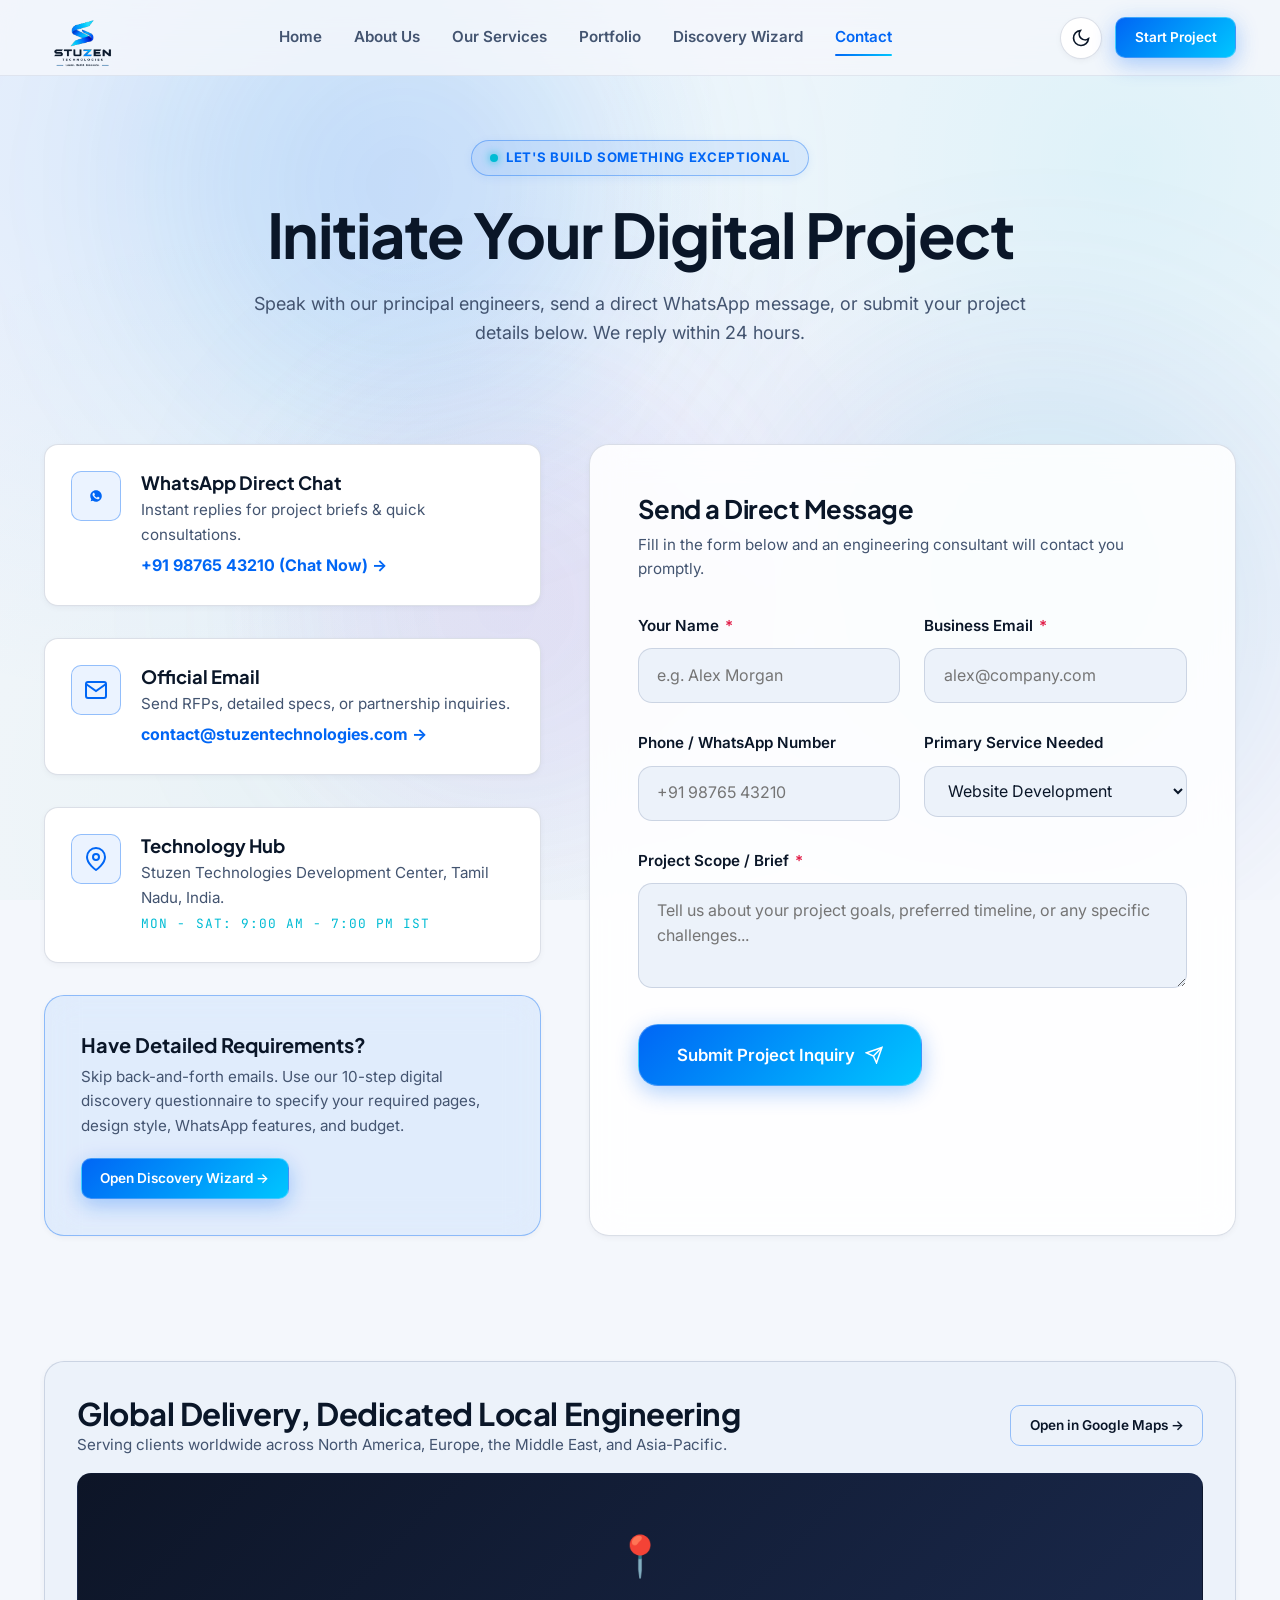
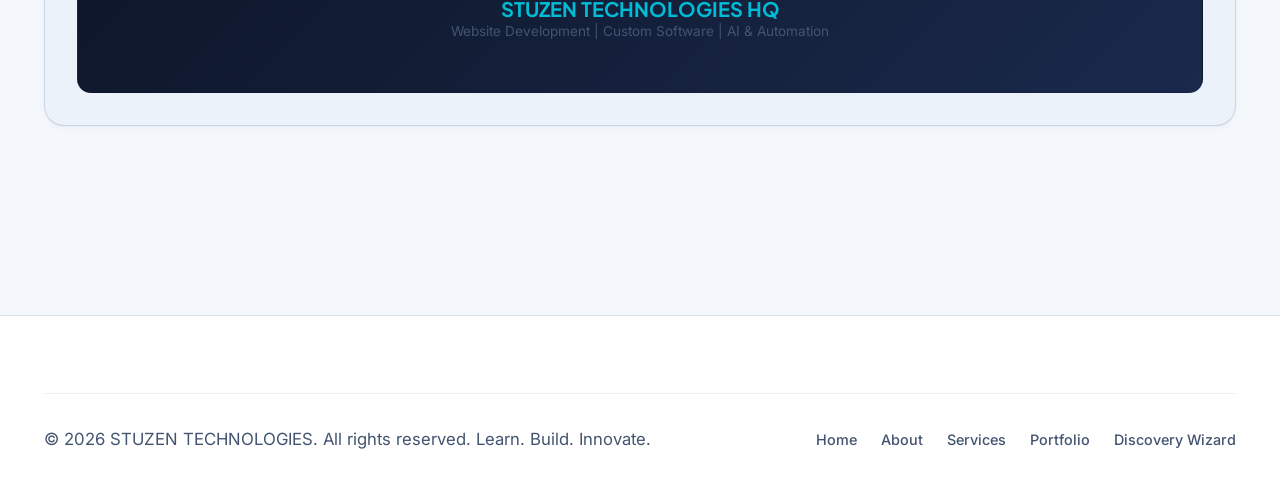
<file: stuzen/contact.html>
<!DOCTYPE html>
<html lang="en" data-theme="light">
<head>
  <meta charset="UTF-8">
  <meta name="viewport" content="width=device-width, initial-scale=1.0">
  <title>Contact & Project Consultation | STUZEN TECHNOLOGIES</title>
  <meta name="description" content="Get in touch with Stuzen Technologies. Schedule a technical consultation, chat with our engineering leads via WhatsApp, or submit your project inquiry.">
  <link rel="icon" type="image/png" href="assets/images/stuzen-icon.png">

  <!-- Google Fonts: Inter & Plus Jakarta Sans -->
  <link rel="preconnect" href="https://fonts.googleapis.com">
  <link rel="preconnect" href="https://fonts.gstatic.com" crossorigin>
  <link href="https://fonts.googleapis.com/css2?family=Inter:wght@300;400;500;600;700&family=Plus+Jakarta+Sans:wght@500;600;700;800&family=JetBrains+Mono:wght@400;500;600&display=swap" rel="stylesheet">

  <link rel="stylesheet" href="assets/css/style.css">
</head>
<body>

  <!-- Site Header -->
  <header class="site-header">
    <div class="container nav-container">
      <a href="index.html" class="brand-logo-link" aria-label="Stuzen Technologies Home">
        <img src="assets/images/stuzen-logo.png" alt="Stuzen Technologies - Learn. Build. Innovate." class="brand-logo-img">
      </a>

      <nav class="nav-menu">
        <a href="index.html" class="nav-link">Home</a>
        <a href="about.html" class="nav-link">About Us</a>
        <a href="services.html" class="nav-link">Our Services</a>
        <a href="portfolio.html" class="nav-link">Portfolio</a>
        <a href="discovery.html" class="nav-link">Discovery Wizard</a>
        <a href="contact.html" class="nav-link active">Contact</a>
      </nav>

      <div class="nav-actions">
        <button class="theme-toggle-btn" aria-label="Toggle theme">
          <svg width="20" height="20" viewBox="0 0 24 24" fill="none" stroke="currentColor" stroke-width="2">
            <circle cx="12" cy="12" r="5"></circle>
            <line x1="12" y1="1" x2="12" y2="3"></line>
            <line x1="12" y1="21" x2="12" y2="23"></line>
            <line x1="4.22" y1="4.22" x2="5.64" y2="5.64"></line>
            <line x1="18.36" y1="18.36" x2="19.78" y2="19.78"></line>
            <line x1="1" y1="12" x2="3" y2="12"></line>
            <line x1="21" y1="12" x2="23" y2="12"></line>
            <line x1="4.22" y1="19.78" x2="5.64" y2="18.36"></line>
            <line x1="18.36" y1="5.64" x2="19.78" y2="4.22"></line>
          </svg>
        </button>

        <a href="discovery.html" class="btn btn-primary btn-sm btn-glow">Start Project</a>

        <button class="mobile-nav-toggle" aria-label="Open mobile menu">
          <svg width="24" height="24" viewBox="0 0 24 24" fill="none" stroke="currentColor" stroke-width="2">
            <line x1="3" y1="12" x2="21" y2="12"></line>
            <line x1="3" y1="6" x2="21" y2="6"></line>
            <line x1="3" y1="18" x2="21" y2="18"></line>
          </svg>
        </button>
      </div>
    </div>
  </header>

  <!-- Mobile Drawer -->
  <div class="drawer-backdrop"></div>
  <aside class="mobile-drawer">
    <div>
      <div class="drawer-header">
        <a href="index.html" class="brand-logo-link">
          <img src="assets/images/stuzen-logo.png" alt="Stuzen Technologies Logo" class="brand-logo-img">
        </a>
        <button class="drawer-close" aria-label="Close menu" style="color: var(--text-muted); font-size: 1.5rem;">✕</button>
      </div>
      <div class="drawer-links">
        <a href="index.html" class="drawer-link">Home</a>
        <a href="about.html" class="drawer-link">About Us</a>
        <a href="services.html" class="drawer-link">Our Services</a>
        <a href="portfolio.html" class="drawer-link">Portfolio & Case Studies</a>
        <a href="discovery.html" class="drawer-link">Discovery Wizard</a>
        <a href="contact.html" class="drawer-link active">Contact</a>
      </div>
    </div>
    <div class="drawer-footer">
      <a href="discovery.html" class="btn btn-primary btn-block">Start Project Discovery</a>
    </div>
  </aside>

  <!-- Hero Header -->
  <section class="section" style="padding-top: 4rem; padding-bottom: 2rem;">
    <div class="container">
      <div class="section-header">
        <div class="section-badge">
          <span class="dot"></span>
          <span>Let's Build Something Exceptional</span>
        </div>
        <h1 class="section-title">Initiate Your Digital Project</h1>
        <p class="section-desc">
          Speak with our principal engineers, send a direct WhatsApp message, or submit your project details below. We reply within 24 hours.
        </p>
      </div>
    </div>
  </section>

  <!-- Main Contact Section -->
  <section class="section" style="padding-top: 0;">
    <div class="container">
      <div class="contact-grid">

        <!-- Contact Channels Info -->
        <div class="contact-info-panel">
          <div class="contact-card-item">
            <div class="contact-card-icon">
              <svg width="24" height="24" viewBox="0 0 24 24" fill="currentColor">
                <path d="M12.031 6.172c-3.181 0-5.767 2.586-5.768 5.766-.001 1.298.38 2.27 1.019 3.287l-.582 2.128 2.182-.573c.978.58 1.911.928 3.145.929 3.178 0 5.767-2.587 5.768-5.766.001-3.187-2.575-5.77-5.764-5.771zm3.392 8.244c-.144.405-.837.774-1.17.824-.299.045-.677.063-1.092-.069-.252-.08-.575-.187-.988-.365-1.739-.751-2.874-2.502-2.961-2.617-.087-.116-.708-.94-.708-1.793s.448-1.273.607-1.446c.159-.173.346-.217.462-.217l.332.006c.106.005.249-.04.39.298.144.347.491 1.2.534 1.287.043.087.072.188.014.304-.058.116-.087.188-.173.289l-.26.304c-.087.086-.177.18-.076.354.101.174.449.741.964 1.201.662.591 1.221.774 1.394.86.174.086.275.072.376-.043s.433-.505.549-.679c.116-.173.231-.145.39-.087s1.011.477 1.184.564.289.13.332.202c.043.072.043.419-.101.824z"></path>
              </svg>
            </div>
            <div>
              <h4 class="contact-card-title">WhatsApp Direct Chat</h4>
              <p class="contact-card-detail">Instant replies for project briefs & quick consultations.</p>
              <a href="https://wa.me/919876543210?text=Hello%20Stuzen%20Technologies,%20I%20would%20like%20to%20discuss%20a%20website%20or%20software%20project." target="_blank" class="contact-card-link">
                <span>+91 98765 43210 (Chat Now) →</span>
              </a>
            </div>
          </div>

          <div class="contact-card-item">
            <div class="contact-card-icon">
              <svg width="24" height="24" viewBox="0 0 24 24" fill="none" stroke="currentColor" stroke-width="2">
                <path d="M4 4h16c1.1 0 2 .9 2 2v12c0 1.1-.9 2-2 2H4c-1.1 0-2-.9-2-2V6c0-1.1.9-2 2-2z"></path>
                <polyline points="22,6 12,13 2,6"></polyline>
              </svg>
            </div>
            <div>
              <h4 class="contact-card-title">Official Email</h4>
              <p class="contact-card-detail">Send RFPs, detailed specs, or partnership inquiries.</p>
              <a href="mailto:contact@stuzentechnologies.com" class="contact-card-link">
                <span>contact@stuzentechnologies.com →</span>
              </a>
            </div>
          </div>

          <div class="contact-card-item">
            <div class="contact-card-icon">
              <svg width="24" height="24" viewBox="0 0 24 24" fill="none" stroke="currentColor" stroke-width="2">
                <path d="M21 10c0 7-9 13-9 13s-9-6-9-13a9 9 0 0 1 18 0z"></path>
                <circle cx="12" cy="10" r="3"></circle>
              </svg>
            </div>
            <div>
              <h4 class="contact-card-title">Technology Hub</h4>
              <p class="contact-card-detail">Stuzen Technologies Development Center, Tamil Nadu, India.</p>
              <span class="mono-tag" style="color: var(--color-primary-cyan); display: inline-block; margin-top: 0.25rem;">Mon - Sat: 9:00 AM - 7:00 PM IST</span>
            </div>
          </div>

          <!-- Highlight Card for Discovery Form -->
          <div class="card" style="background: rgba(0, 119, 255, 0.08); border-color: var(--border-bright);">
            <h4 style="margin-bottom: 0.5rem;">Have Detailed Requirements?</h4>
            <p style="font-size: 0.95rem; color: var(--text-muted); margin-bottom: 1.25rem;">
              Skip back-and-forth emails. Use our 10-step digital discovery questionnaire to specify your required pages, design style, WhatsApp features, and budget.
            </p>
            <a href="discovery.html" class="btn btn-primary btn-sm btn-glow">Open Discovery Wizard →</a>
          </div>
        </div>

        <!-- Interactive Contact / Booking Form -->
        <div class="card" style="padding: clamp(2rem, 4vw, 3rem);">
          <h2 style="font-size: 1.6rem; margin-bottom: 0.5rem;">Send a Direct Message</h2>
          <p style="font-size: 0.95rem; color: var(--text-muted); margin-bottom: 2rem;">Fill in the form below and an engineering consultant will contact you promptly.</p>

          <form id="contactForm" onsubmit="event.preventDefault(); showToast('Inquiry sent successfully! Our team will contact you shortly.'); this.reset();">
            <div class="form-grid-2">
              <div class="form-group">
                <label class="form-label" for="contact_name">Your Name <span class="required">*</span></label>
                <input type="text" id="contact_name" required class="form-input" placeholder="e.g. Alex Morgan">
              </div>
              <div class="form-group">
                <label class="form-label" for="contact_email">Business Email <span class="required">*</span></label>
                <input type="email" id="contact_email" required class="form-input" placeholder="alex@company.com">
              </div>
            </div>

            <div class="form-grid-2">
              <div class="form-group">
                <label class="form-label" for="contact_phone">Phone / WhatsApp Number</label>
                <input type="text" id="contact_phone" class="form-input" placeholder="+91 98765 43210">
              </div>
              <div class="form-group">
                <label class="form-label" for="contact_service">Primary Service Needed</label>
                <select id="contact_service" class="form-select">
                  <option value="web">Website Development</option>
                  <option value="software">Custom Software / ERP</option>
                  <option value="ai">AI & Automation / WhatsApp Bot</option>
                  <option value="ecommerce">E-Commerce Solution</option>
                  <option value="other">General Technical Consultation</option>
                </select>
              </div>
            </div>

            <div class="form-group">
              <label class="form-label" for="contact_message">Project Scope / Brief <span class="required">*</span></label>
              <textarea id="contact_message" required class="form-textarea" placeholder="Tell us about your project goals, preferred timeline, or any specific challenges..."></textarea>
            </div>

            <button type="submit" class="btn btn-primary btn-lg btn-block btn-glow">
              <span>Submit Project Inquiry</span>
              <svg viewBox="0 0 24 24" fill="none" stroke="currentColor" stroke-width="2">
                <line x1="22" y1="2" x2="11" y2="13"></line>
                <polygon points="22 2 15 22 11 13 2 9 22 2"></polygon>
              </svg>
            </button>
          </form>
        </div>

      </div>
    </div>
  </section>

  <!-- Interactive Map / Location Preview -->
  <section class="section" style="padding-top: 1rem;">
    <div class="container">
      <div class="card" style="padding: 2rem; background: var(--bg-surface-2);">
        <div style="display: flex; justify-content: space-between; align-items: center; flex-wrap: wrap; gap: 1rem; margin-bottom: 1rem;">
          <div>
            <h3>Global Delivery, Dedicated Local Engineering</h3>
            <p style="font-size: 0.95rem; color: var(--text-muted);">Serving clients worldwide across North America, Europe, the Middle East, and Asia-Pacific.</p>
          </div>
          <a href="https://maps.google.com" target="_blank" class="btn btn-outline btn-sm">Open in Google Maps →</a>
        </div>
        <div style="height: 220px; border-radius: var(--radius-md); background: linear-gradient(135deg, #0d1527 0%, #1a294c 100%); display: flex; align-items: center; justify-content: center; border: 1px solid var(--border-subtle); position: relative; overflow: hidden;">
          <div style="text-align: center;">
            <div style="font-size: 2.5rem; margin-bottom: 0.5rem;">📍</div>
            <h4 style="color: var(--color-primary-cyan);">STUZEN TECHNOLOGIES HQ</h4>
            <p style="font-size: 0.85rem; color: var(--text-muted);">Website Development | Custom Software | AI & Automation</p>
          </div>
        </div>
      </div>
    </div>
  </section>

  <!-- Footer -->
  <footer class="site-footer">
    <div class="container">
      <div class="footer-bottom">
        <p>© 2026 STUZEN TECHNOLOGIES. All rights reserved. Learn. Build. Innovate.</p>
        <div class="footer-bottom-links">
          <a href="index.html" class="footer-link">Home</a>
          <a href="about.html" class="footer-link">About</a>
          <a href="services.html" class="footer-link">Services</a>
          <a href="portfolio.html" class="footer-link">Portfolio</a>
          <a href="discovery.html" class="footer-link">Discovery Wizard</a>
        </div>
      </div>
    </div>
  </footer>

  <script src="assets/js/main.js"></script>
</body>
</html>
</file>
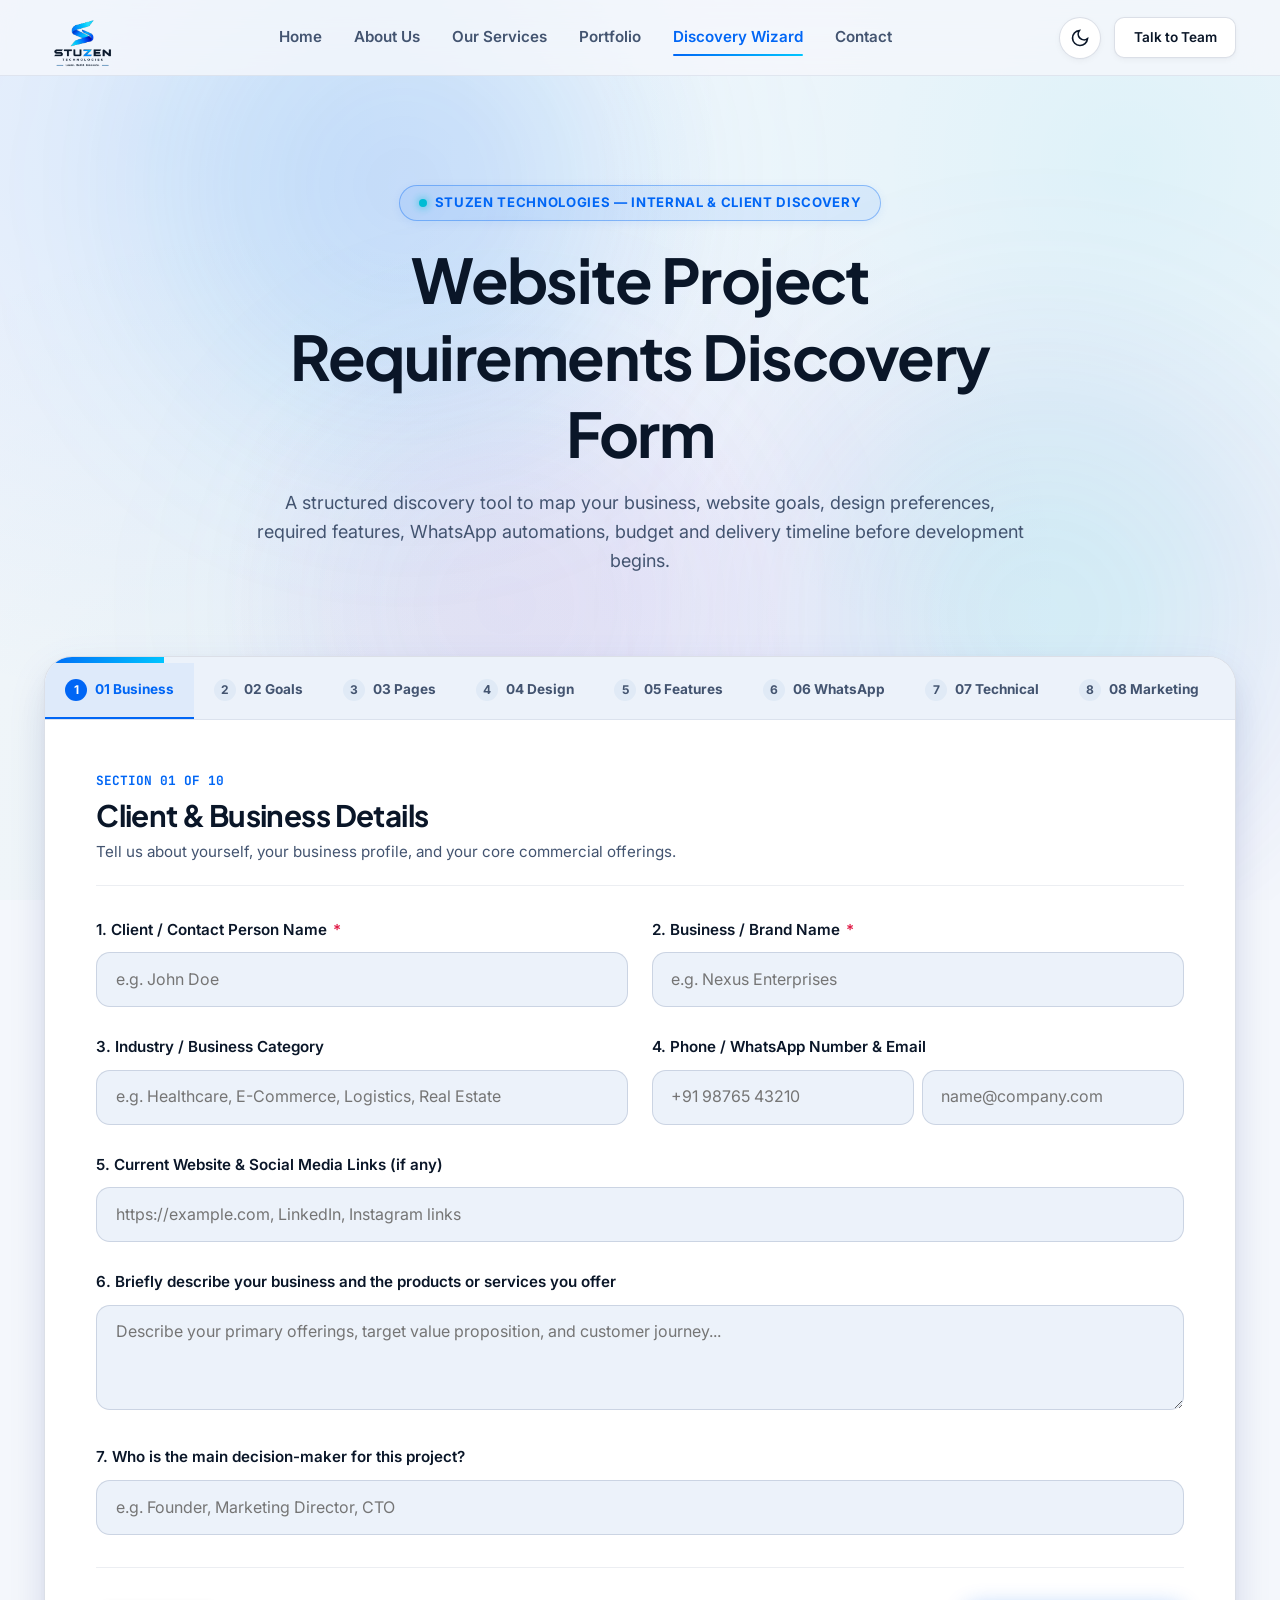
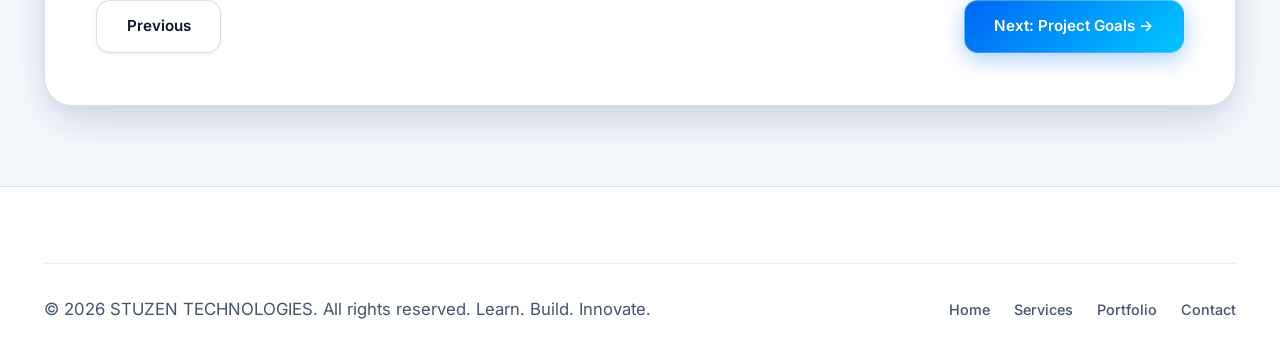
<file: stuzen/discovery.html>
<!DOCTYPE html>
<html lang="en" data-theme="light">
<head>
  <meta charset="UTF-8">
  <meta name="viewport" content="width=device-width, initial-scale=1.0">
  <title>Website Requirements Discovery Questionnaire | STUZEN TECHNOLOGIES</title>
  <meta name="description" content="Official Client Requirements Discovery Questionnaire for Stuzen Technologies. Define your website specifications, features, WhatsApp integrations, timeline and budget.">
  <link rel="icon" type="image/png" href="assets/images/stuzen-icon.png">

  <!-- Google Fonts: Inter & Plus Jakarta Sans -->
  <link rel="preconnect" href="https://fonts.googleapis.com">
  <link rel="preconnect" href="https://fonts.gstatic.com" crossorigin>
  <link href="https://fonts.googleapis.com/css2?family=Inter:wght@300;400;500;600;700&family=Plus+Jakarta+Sans:wght@500;600;700;800&family=JetBrains+Mono:wght@400;500;600&display=swap" rel="stylesheet">

  <link rel="stylesheet" href="assets/css/style.css">
</head>
<body>

  <!-- Site Header -->
  <header class="site-header">
    <div class="container nav-container">
      <a href="index.html" class="brand-logo-link" aria-label="Stuzen Technologies Home">
        <img src="assets/images/stuzen-logo.png" alt="Stuzen Technologies - Learn. Build. Innovate." class="brand-logo-img">
      </a>

      <nav class="nav-menu">
        <a href="index.html" class="nav-link">Home</a>
        <a href="about.html" class="nav-link">About Us</a>
        <a href="services.html" class="nav-link">Our Services</a>
        <a href="portfolio.html" class="nav-link">Portfolio</a>
        <a href="discovery.html" class="nav-link active">Discovery Wizard</a>
        <a href="contact.html" class="nav-link">Contact</a>
      </nav>

      <div class="nav-actions">
        <button class="theme-toggle-btn" aria-label="Toggle theme">
          <svg width="20" height="20" viewBox="0 0 24 24" fill="none" stroke="currentColor" stroke-width="2">
            <circle cx="12" cy="12" r="5"></circle>
            <line x1="12" y1="1" x2="12" y2="3"></line>
            <line x1="12" y1="21" x2="12" y2="23"></line>
            <line x1="4.22" y1="4.22" x2="5.64" y2="5.64"></line>
            <line x1="18.36" y1="18.36" x2="19.78" y2="19.78"></line>
            <line x1="1" y1="12" x2="3" y2="12"></line>
            <line x1="21" y1="12" x2="23" y2="12"></line>
            <line x1="4.22" y1="19.78" x2="5.64" y2="18.36"></line>
            <line x1="18.36" y1="5.64" x2="19.78" y2="4.22"></line>
          </svg>
        </button>

        <a href="contact.html" class="btn btn-secondary btn-sm">Talk to Team</a>

        <button class="mobile-nav-toggle" aria-label="Open mobile menu">
          <svg width="24" height="24" viewBox="0 0 24 24" fill="none" stroke="currentColor" stroke-width="2">
            <line x1="3" y1="12" x2="21" y2="12"></line>
            <line x1="3" y1="6" x2="21" y2="6"></line>
            <line x1="3" y1="18" x2="21" y2="18"></line>
          </svg>
        </button>
      </div>
    </div>
  </header>

  <!-- Mobile Drawer -->
  <div class="drawer-backdrop"></div>
  <aside class="mobile-drawer">
    <div>
      <div class="drawer-header">
        <a href="index.html" class="brand-logo-link">
          <img src="assets/images/stuzen-logo.png" alt="Stuzen Technologies Logo" class="brand-logo-img">
        </a>
        <button class="drawer-close" aria-label="Close menu" style="color: var(--text-muted); font-size: 1.5rem;">✕</button>
      </div>
      <div class="drawer-links">
        <a href="index.html" class="drawer-link">Home</a>
        <a href="about.html" class="drawer-link">About Us</a>
        <a href="services.html" class="drawer-link">Our Services</a>
        <a href="portfolio.html" class="drawer-link">Portfolio & Case Studies</a>
        <a href="discovery.html" class="drawer-link active">Discovery Wizard</a>
        <a href="contact.html" class="drawer-link">Contact</a>
      </div>
    </div>
    <div class="drawer-footer">
      <a href="https://wa.me/919876543210" target="_blank" class="btn btn-secondary btn-block">WhatsApp Chat</a>
    </div>
  </aside>

  <!-- Page Title & Header -->
  <section class="section" style="padding-bottom: 2rem;">
    <div class="container">
      <div class="section-header" style="margin-bottom: 2rem;">
        <div class="section-badge">
          <span class="dot"></span>
          <span>STUZEN TECHNOLOGIES — INTERNAL & CLIENT DISCOVERY</span>
        </div>
        <h1 class="section-title">Website Project Requirements Discovery Form</h1>
        <p class="section-desc">
          A structured discovery tool to map your business, website goals, design preferences, required features, WhatsApp automations, budget and delivery timeline before development begins.
        </p>
      </div>
    </div>
  </section>

  <!-- ========================================================================
       Interactive Discovery Form Wizard
       ======================================================================== -->
  <main class="container" style="margin-bottom: 5rem;">
    <div class="discovery-container">
      <!-- Progress Bar -->
      <div class="discovery-progress-bar-wrap">
        <div class="discovery-progress-fill"></div>
      </div>

      <!-- Navigation Tabs across 10 Sections -->
      <div class="discovery-steps-nav">
        <button type="button" class="discovery-step-tab active" data-step="1">
          <span class="step-tab-badge">1</span>
          <span>01 Business</span>
        </button>
        <button type="button" class="discovery-step-tab" data-step="2">
          <span class="step-tab-badge">2</span>
          <span>02 Goals</span>
        </button>
        <button type="button" class="discovery-step-tab" data-step="3">
          <span class="step-tab-badge">3</span>
          <span>03 Pages</span>
        </button>
        <button type="button" class="discovery-step-tab" data-step="4">
          <span class="step-tab-badge">4</span>
          <span>04 Design</span>
        </button>
        <button type="button" class="discovery-step-tab" data-step="5">
          <span class="step-tab-badge">5</span>
          <span>05 Features</span>
        </button>
        <button type="button" class="discovery-step-tab" data-step="6">
          <span class="step-tab-badge">6</span>
          <span>06 WhatsApp</span>
        </button>
        <button type="button" class="discovery-step-tab" data-step="7">
          <span class="step-tab-badge">7</span>
          <span>07 Technical</span>
        </button>
        <button type="button" class="discovery-step-tab" data-step="8">
          <span class="step-tab-badge">8</span>
          <span>08 Marketing</span>
        </button>
        <button type="button" class="discovery-step-tab" data-step="9">
          <span class="step-tab-badge">9</span>
          <span>09 Budget</span>
        </button>
        <button type="button" class="discovery-step-tab" data-step="10">
          <span class="step-tab-badge">10</span>
          <span>10 Summary</span>
        </button>
      </div>

      <!-- Form Core -->
      <form id="discoveryForm" class="discovery-form-body" onsubmit="event.preventDefault();">

        <!-- ====================================================================
             STEP 1: 01 CLIENT & BUSINESS DETAILS
             ==================================================================== -->
        <div class="discovery-step-pane active" id="stepPane1">
          <div class="step-header">
            <div class="step-section-tag">Section 01 of 10</div>
            <h2 class="step-title">Client & Business Details</h2>
            <p class="step-instruction">Tell us about yourself, your business profile, and your core commercial offerings.</p>
          </div>

          <div class="form-grid-2">
            <div class="form-group">
              <label class="form-label" for="q1_clientName">1. Client / Contact Person Name <span class="required">*</span></label>
              <input type="text" id="q1_clientName" name="q1_clientName" class="form-input" placeholder="e.g. John Doe" required>
            </div>
            <div class="form-group">
              <label class="form-label" for="q2_brandName">2. Business / Brand Name <span class="required">*</span></label>
              <input type="text" id="q2_brandName" name="q2_brandName" class="form-input" placeholder="e.g. Nexus Enterprises" required>
            </div>
          </div>

          <div class="form-grid-2">
            <div class="form-group">
              <label class="form-label" for="q3_industry">3. Industry / Business Category</label>
              <input type="text" id="q3_industry" name="q3_industry" class="form-input" placeholder="e.g. Healthcare, E-Commerce, Logistics, Real Estate">
            </div>
            <div class="form-group">
              <label class="form-label" for="q4_contact">4. Phone / WhatsApp Number & Email</label>
              <div style="display: flex; gap: 0.5rem;">
                <input type="text" id="q4_contact" name="q4_contact" class="form-input" placeholder="+91 98765 43210" style="flex: 1;">
                <input type="email" id="q4_email" name="q4_email" class="form-input" placeholder="name@company.com" style="flex: 1;">
              </div>
            </div>
          </div>

          <div class="form-group">
            <label class="form-label" for="q5_currentLinks">5. Current Website & Social Media Links (if any)</label>
            <input type="text" id="q5_currentLinks" name="q5_currentLinks" class="form-input" placeholder="https://example.com, LinkedIn, Instagram links">
          </div>

          <div class="form-group">
            <label class="form-label" for="q6_businessDesc">6. Briefly describe your business and the products or services you offer</label>
            <textarea id="q6_businessDesc" name="q6_businessDesc" class="form-textarea" placeholder="Describe your primary offerings, target value proposition, and customer journey..."></textarea>
          </div>

          <div class="form-group">
            <label class="form-label" for="q7_decisionMaker">7. Who is the main decision-maker for this project?</label>
            <input type="text" id="q7_decisionMaker" name="q7_decisionMaker" class="form-input" placeholder="e.g. Founder, Marketing Director, CTO">
          </div>

          <div class="discovery-footer">
            <button type="button" class="btn btn-secondary" disabled>Previous</button>
            <button type="button" class="btn btn-primary btn-next-step">
              <span>Next: Project Goals →</span>
            </button>
          </div>
        </div>

        <!-- ====================================================================
             STEP 2: 02 PROJECT GOALS & AUDIENCE
             ==================================================================== -->
        <div class="discovery-step-pane" id="stepPane2">
          <div class="step-header">
            <div class="step-section-tag">Section 02 of 10</div>
            <h2 class="step-title">Project Goals & Target Audience</h2>
            <p class="step-instruction">Define what you need to achieve and how visitors will interact with your digital platform.</p>
          </div>

          <div class="form-group">
            <label class="form-label">8. What is the main purpose of this website? (Select all that apply)</label>
            <div class="options-tile-grid">
              <label class="option-tile">
                <input type="checkbox" name="q8_purpose" value="leads">
                <span class="custom-control-box"></span>
                <div class="tile-content">
                  <span class="tile-title">Generate Enquiries / Leads</span>
                  <span class="tile-sub">High-converting forms & calls to action</span>
                </div>
              </label>

              <label class="option-tile">
                <input type="checkbox" name="q8_purpose" value="showcase">
                <span class="custom-control-box"></span>
                <div class="tile-content">
                  <span class="tile-title">Showcase Company & Services</span>
                  <span class="tile-sub">Brand presentation & case studies</span>
                </div>
              </label>

              <label class="option-tile">
                <input type="checkbox" name="q8_purpose" value="ecommerce">
                <span class="custom-control-box"></span>
                <div class="tile-content">
                  <span class="tile-title">Sell Products Online</span>
                  <span class="tile-sub">E-commerce, cart & checkout</span>
                </div>
              </label>

              <label class="option-tile">
                <input type="checkbox" name="q8_purpose" value="bookings">
                <span class="custom-control-box"></span>
                <div class="tile-content">
                  <span class="tile-title">Accept Bookings / Appointments</span>
                  <span class="tile-sub">Calendar sync & automated reservations</span>
                </div>
              </label>

              <label class="option-tile">
                <input type="checkbox" name="q8_purpose" value="portal">
                <span class="custom-control-box"></span>
                <div class="tile-content">
                  <span class="tile-title">Customer / Member Portal</span>
                  <span class="tile-sub">Protected login, user dashboards</span>
                </div>
              </label>

              <label class="option-tile">
                <input type="checkbox" name="q8_purpose" value="credibility">
                <span class="custom-control-box"></span>
                <div class="tile-content">
                  <span class="tile-title">Build Brand Credibility</span>
                  <span class="tile-sub">Premium, trustworthy market presence</span>
                </div>
              </label>
            </div>
          </div>

          <div class="form-group">
            <label class="form-label" for="q9_targetAudience">9. Who are your target customers?</label>
            <span class="form-sublabel">Mention customer type, location, age group or demographic profile</span>
            <input type="text" id="q9_targetAudience" name="q9_targetAudience" class="form-input" placeholder="e.g. B2B enterprises in US/Europe, retail buyers aged 25-45">
          </div>

          <div class="form-group">
            <label class="form-label" for="q10_visitorActions">10. What should visitors do on your website?</label>
            <span class="form-sublabel">For example: call, WhatsApp, submit a form, buy, book or request a quote</span>
            <input type="text" id="q10_visitorActions" name="q10_visitorActions" class="form-input" placeholder="e.g. WhatsApp consultation click, request a quotation, register account">
          </div>

          <div class="form-group">
            <label class="form-label" for="q11_problemSolved">11. What business problem should this website solve?</label>
            <textarea id="q11_problemSolved" name="q11_problemSolved" class="form-textarea" placeholder="e.g. Current website looks outdated, poor lead conversions, zero mobile responsiveness, manual order taking..."></textarea>
          </div>

          <div class="discovery-footer">
            <button type="button" class="btn btn-secondary btn-prev-step">← Previous</button>
            <button type="button" class="btn btn-primary btn-next-step">
              <span>Next: Page Structure →</span>
            </button>
          </div>
        </div>

        <!-- ====================================================================
             STEP 3: 03 WEBSITE TYPE & PAGE STRUCTURE
             ==================================================================== -->
        <div class="discovery-step-pane" id="stepPane3">
          <div class="step-header">
            <div class="step-section-tag">Section 03 of 10</div>
            <h2 class="step-title">Website Type & Page Structure</h2>
            <p class="step-instruction">Select the format and architecture required for your web platform.</p>
          </div>

          <div class="form-group">
            <label class="form-label">12. What type of website do you need?</label>
            <div class="options-tile-grid">
              <label class="option-tile selected">
                <input type="radio" name="q12_siteType" value="corporate" checked>
                <span class="custom-control-box"></span>
                <div class="tile-content">
                  <span class="tile-title">Business / Corporate</span>
                  <span class="tile-sub">Professional enterprise presence</span>
                </div>
              </label>

              <label class="option-tile">
                <input type="radio" name="q12_siteType" value="service">
                <span class="custom-control-box"></span>
                <div class="tile-content">
                  <span class="tile-title">Service-Based Website</span>
                  <span class="tile-sub">Service breakdowns & inquiry flows</span>
                </div>
              </label>

              <label class="option-tile">
                <input type="radio" name="q12_siteType" value="ecommerce">
                <span class="custom-control-box"></span>
                <div class="tile-content">
                  <span class="tile-title">E-Commerce / Store</span>
                  <span class="tile-sub">Catalog, cart, and payment gateway</span>
                </div>
              </label>

              <label class="option-tile">
                <input type="radio" name="q12_siteType" value="portal">
                <span class="custom-control-box"></span>
                <div class="tile-content">
                  <span class="tile-title">Web App / Customer Portal</span>
                  <span class="tile-sub">Dynamic database & authentication</span>
                </div>
              </label>

              <label class="option-tile">
                <input type="radio" name="q12_siteType" value="landing">
                <span class="custom-control-box"></span>
                <div class="tile-content">
                  <span class="tile-title">High-Conversion Landing Page</span>
                  <span class="tile-sub">Direct response campaign page</span>
                </div>
              </label>

              <label class="option-tile">
                <input type="radio" name="q12_siteType" value="booking">
                <span class="custom-control-box"></span>
                <div class="tile-content">
                  <span class="tile-title">Booking / Appointment Site</span>
                  <span class="tile-sub">Real-time scheduling workflows</span>
                </div>
              </label>
            </div>
          </div>

          <div class="form-group">
            <label class="form-label">13. Which pages do you need? (Check all required)</label>
            <div class="options-tile-grid">
              <label class="option-tile selected"><input type="checkbox" name="q13_pages" value="home" checked><span class="custom-control-box"></span><span class="tile-title">Home</span></label>
              <label class="option-tile selected"><input type="checkbox" name="q13_pages" value="about" checked><span class="custom-control-box"></span><span class="tile-title">About Us</span></label>
              <label class="option-tile selected"><input type="checkbox" name="q13_pages" value="services" checked><span class="custom-control-box"></span><span class="tile-title">Our Services</span></label>
              <label class="option-tile"><input type="checkbox" name="q13_pages" value="service_details"><span class="custom-control-box"></span><span class="tile-title">Service Detail Pages</span></label>
              <label class="option-tile"><input type="checkbox" name="q13_pages" value="shop"><span class="custom-control-box"></span><span class="tile-title">Products / Shop</span></label>
              <label class="option-tile"><input type="checkbox" name="q13_pages" value="portfolio"><span class="custom-control-box"></span><span class="tile-title">Portfolio / Projects</span></label>
              <label class="option-tile"><input type="checkbox" name="q13_pages" value="testimonials"><span class="custom-control-box"></span><span class="tile-title">Testimonials / Reviews</span></label>
              <label class="option-tile"><input type="checkbox" name="q13_pages" value="faq"><span class="custom-control-box"></span><span class="tile-title">FAQ Accordion</span></label>
              <label class="option-tile selected"><input type="checkbox" name="q13_pages" value="contact" checked><span class="custom-control-box"></span><span class="tile-title">Contact Us</span></label>
              <label class="option-tile"><input type="checkbox" name="q13_pages" value="pricing"><span class="custom-control-box"></span><span class="tile-title">Pricing / Plans</span></label>
              <label class="option-tile"><input type="checkbox" name="q13_pages" value="blog"><span class="custom-control-box"></span><span class="tile-title">Blog / Articles</span></label>
              <label class="option-tile"><input type="checkbox" name="q13_pages" value="login"><span class="custom-control-box"></span><span class="tile-title">Login / Dashboard</span></label>
            </div>
          </div>

          <div class="form-grid-2">
            <div class="form-group">
              <label class="form-label">15. Do you already have website content?</label>
              <div class="options-tile-grid" style="grid-template-columns: 1fr;">
                <label class="option-tile"><input type="radio" name="q15_contentReady" value="ready"><span class="custom-control-box"></span><span class="tile-title">Yes, ready to provide</span></label>
                <label class="option-tile selected"><input type="radio" name="q15_contentReady" value="some" checked><span class="custom-control-box"></span><span class="tile-title">Some content ready, need polish</span></label>
                <label class="option-tile"><input type="radio" name="q15_contentReady" value="need_help"><span class="custom-control-box"></span><span class="tile-title">No, need Stuzen to help write copy</span></label>
              </div>
            </div>

            <div class="form-group">
              <label class="form-label" for="q16_contentProvider">16. Who will provide text, photos and assets?</label>
              <input type="text" id="q16_contentProvider" name="q16_contentProvider" class="form-input" placeholder="e.g. In-house marketing team, Stuzen creative team">
            </div>
          </div>

          <div class="discovery-footer">
            <button type="button" class="btn btn-secondary btn-prev-step">← Previous</button>
            <button type="button" class="btn btn-primary btn-next-step">
              <span>Next: Design & Brand →</span>
            </button>
          </div>
        </div>

        <!-- ====================================================================
             STEP 4: 04 DESIGN & BRAND DIRECTION
             ==================================================================== -->
        <div class="discovery-step-pane" id="stepPane4">
          <div class="step-header">
            <div class="step-section-tag">Section 04 of 10</div>
            <h2 class="step-title">Design & Brand Direction</h2>
            <p class="step-instruction">Select the visual aesthetic and brand identity guidance for your project.</p>
          </div>

          <div class="form-group">
            <label class="form-label">17. Do you have a logo and brand guidelines?</label>
            <div class="options-tile-grid">
              <label class="option-tile selected"><input type="checkbox" name="q17_branding" value="logo" checked><span class="custom-control-box"></span><span class="tile-title">Logo Ready</span></label>
              <label class="option-tile selected"><input type="checkbox" name="q17_branding" value="colors" checked><span class="custom-control-box"></span><span class="tile-title">Brand Colours Selected</span></label>
              <label class="option-tile"><input type="checkbox" name="q17_branding" value="fonts"><span class="custom-control-box"></span><span class="tile-title">Typography / Fonts Ready</span></label>
              <label class="option-tile"><input type="checkbox" name="q17_branding" value="need_help"><span class="custom-control-box"></span><span class="tile-title">Need Full Branding Package</span></label>
            </div>
          </div>

          <div class="form-group">
            <label class="form-label">18. Which design style do you prefer?</label>
            <div class="options-tile-grid">
              <label class="option-tile selected">
                <input type="radio" name="q18_designStyle" value="modern_premium" checked>
                <span class="custom-control-box"></span>
                <div class="tile-content">
                  <span class="tile-title">Modern / Premium</span>
                  <span class="tile-sub">Sleek gradients, dark mode, tech feel</span>
                </div>
              </label>

              <label class="option-tile">
                <input type="radio" name="q18_designStyle" value="minimal">
                <span class="custom-control-box"></span>
                <div class="tile-content">
                  <span class="tile-title">Minimal / Clean</span>
                  <span class="tile-sub">High whitespace, crisp typography</span>
                </div>
              </label>

              <label class="option-tile">
                <input type="radio" name="q18_designStyle" value="corporate">
                <span class="custom-control-box"></span>
                <div class="tile-content">
                  <span class="tile-title">Corporate / Professional</span>
                  <span class="tile-sub">Trust-oriented, structured layout</span>
                </div>
              </label>

              <label class="option-tile">
                <input type="radio" name="q18_designStyle" value="futuristic">
                <span class="custom-control-box"></span>
                <div class="tile-content">
                  <span class="tile-title">Bold / Futuristic</span>
                  <span class="tile-sub">Cyberpunk, high-tech glow, neon</span>
                </div>
              </label>
            </div>
          </div>

          <div class="form-grid-2">
            <div class="form-group">
              <label class="form-label" for="q19_referenceSites">19. Share 2–3 websites you like and what you like about them</label>
              <textarea id="q19_referenceSites" name="q19_referenceSites" class="form-textarea" placeholder="e.g. stripe.com (clean layout), linear.app (dark aesthetic)"></textarea>
            </div>

            <div class="form-group">
              <label class="form-label" for="q20_avoidStyles">20. Any colours, layouts or styles you want to avoid?</label>
              <textarea id="q20_avoidStyles" name="q20_avoidStyles" class="form-textarea" placeholder="e.g. Avoid heavy orange colors, avoid cluttered sidebars"></textarea>
            </div>
          </div>

          <div class="discovery-footer">
            <button type="button" class="btn btn-secondary btn-prev-step">← Previous</button>
            <button type="button" class="btn btn-primary btn-next-step">
              <span>Next: Features & Functionality →</span>
            </button>
          </div>
        </div>

        <!-- ====================================================================
             STEP 5: 05 FEATURES & FUNCTIONALITY
             ==================================================================== -->
        <div class="discovery-step-pane" id="stepPane5">
          <div class="step-header">
            <div class="step-section-tag">Section 05 of 10</div>
            <h2 class="step-title">Features & Functionality</h2>
            <p class="step-instruction">Select all interactive components and operational tools required for the build.</p>
          </div>

          <div class="form-group">
            <label class="form-label">22. Which features do you require? (Check all that apply)</label>
            <div class="options-tile-grid">
              <label class="option-tile selected"><input type="checkbox" name="q22_features" value="contact" checked><span class="custom-control-box"></span><span class="tile-title">Contact / Enquiry Form</span></label>
              <label class="option-tile selected"><input type="checkbox" name="q22_features" value="call_btn" checked><span class="custom-control-box"></span><span class="tile-title">Click-to-Call Button</span></label>
              <label class="option-tile selected"><input type="checkbox" name="q22_features" value="whatsapp" checked><span class="custom-control-box"></span><span class="tile-title">WhatsApp Chat Button</span></label>
              <label class="option-tile"><input type="checkbox" name="q22_features" value="chat"><span class="custom-control-box"></span><span class="tile-title">Live Chat / AI Chatbot</span></label>
              <label class="option-tile"><input type="checkbox" name="q22_features" value="login"><span class="custom-control-box"></span><span class="tile-title">Customer Login / Auth</span></label>
              <label class="option-tile"><input type="checkbox" name="q22_features" value="admin"><span class="custom-control-box"></span><span class="tile-title">Admin Dashboard</span></label>
              <label class="option-tile"><input type="checkbox" name="q22_features" value="search"><span class="custom-control-box"></span><span class="tile-title">Search & Dynamic Filters</span></label>
              <label class="option-tile"><input type="checkbox" name="q22_features" value="gallery"><span class="custom-control-box"></span><span class="tile-title">Image / Video Gallery</span></label>
              <label class="option-tile"><input type="checkbox" name="q22_features" value="booking"><span class="custom-control-box"></span><span class="tile-title">Appointment / Booking Engine</span></label>
              <label class="option-tile"><input type="checkbox" name="q22_features" value="payment"><span class="custom-control-box"></span><span class="tile-title">Online Payment Gateway</span></label>
              <label class="option-tile"><input type="checkbox" name="q22_features" value="cart"><span class="custom-control-box"></span><span class="tile-title">Shopping Cart & Checkout</span></label>
              <label class="option-tile"><input type="checkbox" name="q22_features" value="maps"><span class="custom-control-box"></span><span class="tile-title">Google Maps / Location Embed</span></label>
            </div>
          </div>

          <div class="form-group">
            <label class="form-label" for="q23_specialFeature">23. Explain how any special feature should work</label>
            <span class="form-sublabel">Describe the process step-by-step from the user's point of view</span>
            <textarea id="q23_specialFeature" name="q23_specialFeature" class="form-textarea" placeholder="e.g. User selects service -> picks calendar date -> completes form -> receives instant WhatsApp confirmation and staff gets alerted in CRM."></textarea>
          </div>

          <div class="discovery-footer">
            <button type="button" class="btn btn-secondary btn-prev-step">← Previous</button>
            <button type="button" class="btn btn-primary btn-next-step">
              <span>Next: WhatsApp & Automation →</span>
            </button>
          </div>
        </div>

        <!-- ====================================================================
             STEP 6: 06 WHATSAPP, INTEGRATIONS & AUTOMATION
             ==================================================================== -->
        <div class="discovery-step-pane" id="stepPane6">
          <div class="step-header">
            <div class="step-section-tag">Section 06 of 10</div>
            <h2 class="step-title">WhatsApp, Integrations & Automation</h2>
            <p class="step-instruction">Configure customer communication pipelines, WhatsApp bots, and third-party tools.</p>
          </div>

          <div class="form-group">
            <label class="form-label">26. What should customers be able to do through WhatsApp?</label>
            <div class="options-tile-grid">
              <label class="option-tile selected"><input type="checkbox" name="q26_whatsapp" value="click_to_chat" checked><span class="custom-control-box"></span><span class="tile-title">Simple Click-to-Chat</span></label>
              <label class="option-tile selected"><input type="checkbox" name="q26_whatsapp" value="prefilled" checked><span class="custom-control-box"></span><span class="tile-title">Pre-filled Enquiry Message</span></label>
              <label class="option-tile"><input type="checkbox" name="q26_whatsapp" value="lead_alert"><span class="custom-control-box"></span><span class="tile-title">Send Lead Details to Staff</span></label>
              <label class="option-tile"><input type="checkbox" name="q26_whatsapp" value="auto_replies"><span class="custom-control-box"></span><span class="tile-title">Approved Automated Replies</span></label>
              <label class="option-tile"><input type="checkbox" name="q26_whatsapp" value="booking_alerts"><span class="custom-control-box"></span><span class="tile-title">Order / Booking Notifications</span></label>
              <label class="option-tile"><input type="checkbox" name="q26_whatsapp" value="business_platform"><span class="custom-control-box"></span><span class="tile-title">WhatsApp Business Cloud API</span></label>
            </div>
          </div>

          <div class="form-group">
            <label class="form-label" for="q27_toolConnections">27. Which existing business tools should connect to the website?</label>
            <span class="form-sublabel">Examples: CRM (HubSpot, Zoho), billing (Razorpay, Stripe), Google Sheets, Mailchimp</span>
            <input type="text" id="q27_toolConnections" name="q27_toolConnections" class="form-input" placeholder="e.g. Google Sheets for inquiries, Stripe for card payments, HubSpot CRM">
          </div>

          <div class="discovery-footer">
            <button type="button" class="btn btn-secondary btn-prev-step">← Previous</button>
            <button type="button" class="btn btn-primary btn-next-step">
              <span>Next: Technical Requirements →</span>
            </button>
          </div>
        </div>

        <!-- ====================================================================
             STEP 7: 07 TECHNICAL & OPERATIONAL
             ==================================================================== -->
        <div class="discovery-step-pane" id="stepPane7">
          <div class="step-header">
            <div class="step-section-tag">Section 07 of 10</div>
            <h2 class="step-title">Technical & Operational Requirements</h2>
            <p class="step-instruction">Domain, hosting, security, business emails, and system migration.</p>
          </div>

          <div class="form-grid-2">
            <div class="form-group">
              <label class="form-label">30. Do you already own a domain name?</label>
              <div class="options-tile-grid" style="grid-template-columns: 1fr;">
                <label class="option-tile selected"><input type="radio" name="q30_domain" value="yes" checked><span class="custom-control-box"></span><span class="tile-title">Yes, I own the domain</span></label>
                <label class="option-tile"><input type="radio" name="q30_domain" value="no"><span class="custom-control-box"></span><span class="tile-title">No, need Stuzen assistance</span></label>
              </div>
            </div>

            <div class="form-group">
              <label class="form-label">31. Do you already have website hosting?</label>
              <div class="options-tile-grid" style="grid-template-columns: 1fr;">
                <label class="option-tile"><input type="radio" name="q31_hosting" value="yes"><span class="custom-control-box"></span><span class="tile-title">Yes, existing provider</span></label>
                <label class="option-tile selected"><input type="radio" name="q31_hosting" value="no" checked><span class="custom-control-box"></span><span class="tile-title">No, recommend Stuzen Cloud</span></label>
              </div>
            </div>
          </div>

          <div class="form-group">
            <label class="form-label" for="q34_security">34. Security, user-access or data protection requirements</label>
            <input type="text" id="q34_security" name="q34_security" class="form-input" placeholder="e.g. SSL certificates, automated daily backups, GDPR / privacy compliance">
          </div>

          <div class="discovery-footer">
            <button type="button" class="btn btn-secondary btn-prev-step">← Previous</button>
            <button type="button" class="btn btn-primary btn-next-step">
              <span>Next: SEO & Marketing →</span>
            </button>
          </div>
        </div>

        <!-- ====================================================================
             STEP 8: 08 SEO, ANALYTICS & MARKETING
             ==================================================================== -->
        <div class="discovery-step-pane" id="stepPane8">
          <div class="step-header">
            <div class="step-section-tag">Section 08 of 10</div>
            <h2 class="step-title">SEO, Analytics & Marketing</h2>
            <p class="step-instruction">Search engine visibility, conversion tracking, and advertising campaigns.</p>
          </div>

          <div class="form-group">
            <label class="form-label">35. What level of SEO support do you need?</label>
            <div class="options-tile-grid">
              <label class="option-tile selected"><input type="radio" name="q35_seo" value="basic" checked><span class="custom-control-box"></span><span class="tile-title">Basic Technical SEO Setup</span></label>
              <label class="option-tile"><input type="radio" name="q35_seo" value="ongoing"><span class="custom-control-box"></span><span class="tile-title">Ongoing Keyword & Content SEO</span></label>
              <label class="option-tile"><input type="radio" name="q35_seo" value="discuss"><span class="custom-control-box"></span><span class="tile-title">Discuss Custom Strategy</span></label>
            </div>
          </div>

          <div class="form-group">
            <label class="form-label" for="q36_searchTerms">36. Which locations or search terms are important to your business?</label>
            <input type="text" id="q36_searchTerms" name="q36_searchTerms" class="form-input" placeholder="e.g. Software company in Chennai, custom web development India, global AI automation">
          </div>

          <div class="form-group">
            <label class="form-label">37. Do you need Google Analytics & Conversion Tracking?</label>
            <div class="options-tile-grid">
              <label class="option-tile selected"><input type="radio" name="q37_analytics" value="yes" checked><span class="custom-control-box"></span><span class="tile-title">Yes (GA4 + Search Console)</span></label>
              <label class="option-tile"><input type="radio" name="q37_analytics" value="no"><span class="custom-control-box"></span><span class="tile-title">Not required right now</span></label>
            </div>
          </div>

          <div class="discovery-footer">
            <button type="button" class="btn btn-secondary btn-prev-step">← Previous</button>
            <button type="button" class="btn btn-primary btn-next-step">
              <span>Next: Timeline & Budget →</span>
            </button>
          </div>
        </div>

        <!-- ====================================================================
             STEP 9: 09 TIMELINE, BUDGET & SUPPORT
             ==================================================================== -->
        <div class="discovery-step-pane" id="stepPane9">
          <div class="step-header">
            <div class="step-section-tag">Section 09 of 10</div>
            <h2 class="step-title">Timeline, Budget & Support</h2>
            <p class="step-instruction">Align on delivery milestones and expected project investment.</p>
          </div>

          <div class="form-grid-2">
            <div class="form-group">
              <label class="form-label" for="q39_deadline">39. Preferred Website Launch Date / Deadline</label>
              <input type="date" id="q39_deadline" name="q39_deadline" class="form-input">
            </div>

            <div class="form-group">
              <label class="form-label" for="q40_eventReason">40. Is there an event or business reason for this deadline?</label>
              <input type="text" id="q40_eventReason" name="q40_eventReason" class="form-input" placeholder="e.g. Product launch, investor meeting, expo">
            </div>
          </div>

          <div class="form-group">
            <label class="form-label">41. What is the expected project budget range?</label>
            <div class="options-tile-grid">
              <label class="option-tile"><input type="radio" name="q41_budget" value="under_500"><span class="custom-control-box"></span><span class="tile-title">&lt; $500 (Starter Landing)</span></label>
              <label class="option-tile selected"><input type="radio" name="q41_budget" value="500_1500" checked><span class="custom-control-box"></span><span class="tile-title">$500 – $1,500 (Professional Web)</span></label>
              <label class="option-tile"><input type="radio" name="q41_budget" value="1500_3500"><span class="custom-control-box"></span><span class="tile-title">$1,500 – $3,500 (Custom Platform)</span></label>
              <label class="option-tile"><input type="radio" name="q41_budget" value="3500_plus"><span class="custom-control-box"></span><span class="tile-title">$3,500+ (Enterprise & AI)</span></label>
            </div>
          </div>

          <div class="form-group">
            <label class="form-label">42. What support do you need after launch?</label>
            <div class="options-tile-grid">
              <label class="option-tile selected"><input type="radio" name="q42_support" value="monthly" checked><span class="custom-control-box"></span><span class="tile-title">Monthly Maintenance & Backups</span></label>
              <label class="option-tile"><input type="radio" name="q42_support" value="ondemand"><span class="custom-control-box"></span><span class="tile-title">On-Demand Support</span></label>
              <label class="option-tile"><input type="radio" name="q42_support" value="none"><span class="custom-control-box"></span><span class="tile-title">No support needed</span></label>
            </div>
          </div>

          <div class="discovery-footer">
            <button type="button" class="btn btn-secondary btn-prev-step">← Previous</button>
            <button type="button" class="btn btn-primary btn-next-step">
              <span>Next: Review & Generate Brief →</span>
            </button>
          </div>
        </div>

        <!-- ====================================================================
             STEP 10: 10 SUMMARY & PROPOSAL GENERATOR
             ==================================================================== -->
        <div class="discovery-step-pane" id="stepPane10">
          <div class="step-header">
            <div class="step-section-tag">Section 10 of 10</div>
            <h2 class="step-title">Final Scope & Instant Proposal Summary</h2>
            <p class="step-instruction">Review your recorded requirements and generate your official Stuzen project brief.</p>
          </div>

          <div class="proposal-summary-card">
            <div class="summary-header">
              <div>
                <h3 style="font-size: 1.25rem;">STUZEN TECHNOLOGIES — INTERNAL PROJECT SUMMARY</h3>
                <span style="font-size: 0.85rem; color: var(--text-muted);">Requirements Discovery Record</span>
              </div>
              <span class="summary-badge-stuzen">LEARN. BUILD. INNOVATE.</span>
            </div>

            <div class="summary-row">
              <span class="summary-key">Client Name:</span>
              <span class="summary-val" id="summaryClientName">—</span>
            </div>
            <div class="summary-row">
              <span class="summary-key">Brand / Business:</span>
              <span class="summary-val" id="summaryBrandName">—</span>
            </div>
            <div class="summary-row">
              <span class="summary-key">Industry:</span>
              <span class="summary-val" id="summaryIndustry">—</span>
            </div>
            <div class="summary-row">
              <span class="summary-key">Contact / Email:</span>
              <span class="summary-val" id="summaryContact">—</span>
            </div>
            <div class="summary-row">
              <span class="summary-key">Primary Goals:</span>
              <span class="summary-val" id="summaryPurpose">—</span>
            </div>
            <div class="summary-row">
              <span class="summary-key">Website Type:</span>
              <span class="summary-val" id="summarySiteType">—</span>
            </div>
            <div class="summary-row">
              <span class="summary-key">Agreed Pages:</span>
              <span class="summary-val" id="summaryPages">—</span>
            </div>
            <div class="summary-row">
              <span class="summary-key">Design Aesthetic:</span>
              <span class="summary-val" id="summaryDesignStyle">—</span>
            </div>
            <div class="summary-row">
              <span class="summary-key">Selected Features:</span>
              <span class="summary-val" id="summaryFeatures">—</span>
            </div>
            <div class="summary-row">
              <span class="summary-key">WhatsApp Automation:</span>
              <span class="summary-val" id="summaryWhatsApp">—</span>
            </div>
            <div class="summary-row">
              <span class="summary-key">Budget Bracket:</span>
              <span class="summary-val" id="summaryBudget">—</span>
            </div>
            <div class="summary-row">
              <span class="summary-key">Target Launch Date:</span>
              <span class="summary-val" id="summaryDeadline">—</span>
            </div>

            <!-- Dynamic Live Estimates -->
            <div class="cost-timeline-estimate">
              <div class="estimate-box">
                <div class="estimate-val" id="estProjectCost">$750+</div>
                <div class="estimate-lbl">Calculated Est. Investment</div>
              </div>
              <div class="estimate-box">
                <div class="estimate-val" id="estProjectTimeline">2-4 Weeks</div>
                <div class="estimate-lbl">Estimated Build Turnaround</div>
              </div>
            </div>

            <!-- Discovery Acknowledgement & Signatures (Matching PDF Page 11) -->
            <div style="margin-top: 2rem; padding-top: 1.5rem; border-top: 1px solid var(--border-subtle);">
              <h4 style="font-size: 1rem; margin-bottom: 0.5rem; color: var(--color-primary-cyan); text-transform: uppercase; letter-spacing: 0.05em;">Discovery Acknowledgement</h4>
              <p style="font-size: 0.85rem; color: var(--text-muted); line-height: 1.5; margin-bottom: 1.5rem;">
                This document records the initial requirements discussed for the website project. It serves as an exploratory discovery brief. Final deliverables, revisions, payment schedules, third-party licenses, hosting, and support agreements will be formalized in the official Master Services Agreement.
              </p>
              <div class="form-grid-2">
                <div style="padding: 1rem; background: var(--bg-surface-1); border-radius: var(--radius-sm); border: 1px dashed var(--border-medium);">
                  <span style="font-size: 0.8rem; color: var(--text-dim); display: block; margin-bottom: 0.75rem;">Client / Authorized Representative:</span>
                  <div style="border-bottom: 1px solid var(--border-bright); height: 35px; margin-bottom: 0.5rem;"></div>
                  <div style="display: flex; justify-content: space-between; font-size: 0.8rem; color: var(--text-muted);">
                    <span>Signature</span>
                    <span>Date: __________________</span>
                  </div>
                </div>
                <div style="padding: 1rem; background: var(--bg-surface-1); border-radius: var(--radius-sm); border: 1px dashed var(--border-medium);">
                  <span style="font-size: 0.8rem; color: var(--text-dim); display: block; margin-bottom: 0.75rem;">Stuzen Technologies Engineering Lead:</span>
                  <div style="border-bottom: 1px solid var(--border-bright); height: 35px; margin-bottom: 0.5rem;"></div>
                  <div style="display: flex; justify-content: space-between; font-size: 0.8rem; color: var(--text-muted);">
                    <span>Signature</span>
                    <span>Date: __________________</span>
                  </div>
                </div>
              </div>
            </div>
          </div>

          <!-- Action Buttons -->
          <div style="display: flex; gap: 1rem; flex-wrap: wrap; margin-bottom: 2rem;">
            <button type="button" class="btn btn-primary btn-lg" id="btnExportWhatsApp" style="background: #25d366; border-color: #25d366;">
              <svg width="20" height="20" viewBox="0 0 24 24" fill="currentColor">
                <path d="M12.031 6.172c-3.181 0-5.767 2.586-5.768 5.766-.001 1.298.38 2.27 1.019 3.287l-.582 2.128 2.182-.573c.978.58 1.911.928 3.145.929 3.178 0 5.767-2.587 5.768-5.766.001-3.187-2.575-5.77-5.764-5.771zm3.392 8.244c-.144.405-.837.774-1.17.824-.299.045-.677.063-1.092-.069-.252-.08-.575-.187-.988-.365-1.739-.751-2.874-2.502-2.961-2.617-.087-.116-.708-.94-.708-1.793s.448-1.273.607-1.446c.159-.173.346-.217.462-.217l.332.006c.106.005.249-.04.39.298.144.347.491 1.2.534 1.287.043.087.072.188.014.304-.058.116-.087.188-.173.289l-.26.304c-.087.086-.177.18-.076.354.101.174.449.741.964 1.201.662.591 1.221.774 1.394.86.174.086.275.072.376-.043s.433-.505.549-.679c.116-.173.231-.145.39-.087s1.011.477 1.184.564.289.13.332.202c.043.072.043.419-.101.824z"></path>
              </svg>
              <span>Send Requirements via WhatsApp</span>
            </button>

            <button type="button" class="btn btn-secondary btn-lg" id="btnPrintDiscovery">
              <svg width="20" height="20" viewBox="0 0 24 24" fill="none" stroke="currentColor" stroke-width="2">
                <polyline points="6 9 6 2 18 2 18 9"></polyline>
                <path d="M6 18H4a2 2 0 0 1-2-2v-5a2 2 0 0 1 2-2h16a2 2 0 0 1 2 2v5a2 2 0 0 1-2 2h-2"></path>
                <rect x="6" y="14" width="12" height="8"></rect>
              </svg>
              <span>Print / Save as PDF</span>
            </button>

            <button type="button" class="btn btn-outline btn-lg" id="btnDownloadBrief">
              <svg width="20" height="20" viewBox="0 0 24 24" fill="none" stroke="currentColor" stroke-width="2">
                <path d="M21 15v4a2 2 0 0 1-2 2H5a2 2 0 0 1-2-2v-4"></path>
                <polyline points="7 10 12 15 17 10"></polyline>
                <line x1="12" y1="15" x2="12" y2="3"></line>
              </svg>
              <span>Download Project Brief JSON</span>
            </button>

            <button type="button" class="btn btn-outline btn-sm" id="btnResetForm" style="margin-left: auto; color: var(--color-accent-rose); border-color: rgba(244, 63, 94, 0.4);">
              Clear & Reset Form
            </button>
          </div>

          <div class="discovery-footer">
            <button type="button" class="btn btn-secondary btn-prev-step">← Back to Timeline</button>
            <a href="contact.html" class="btn btn-primary">
              <span>Book Discussion Call with Stuzen →</span>
            </a>
          </div>
        </div>

      </form>
    </div>
  </main>

  <!-- Footer -->
  <footer class="site-footer">
    <div class="container">
      <div class="footer-bottom">
        <p>© 2026 STUZEN TECHNOLOGIES. All rights reserved. Learn. Build. Innovate.</p>
        <div class="footer-bottom-links">
          <a href="index.html" class="footer-link">Home</a>
          <a href="services.html" class="footer-link">Services</a>
          <a href="portfolio.html" class="footer-link">Portfolio</a>
          <a href="contact.html" class="footer-link">Contact</a>
        </div>
      </div>
    </div>
  </footer>

  <!-- Scripts -->
  <script src="assets/js/main.js"></script>
  <script src="assets/js/discovery.js"></script>
</body>
</html>
</file>
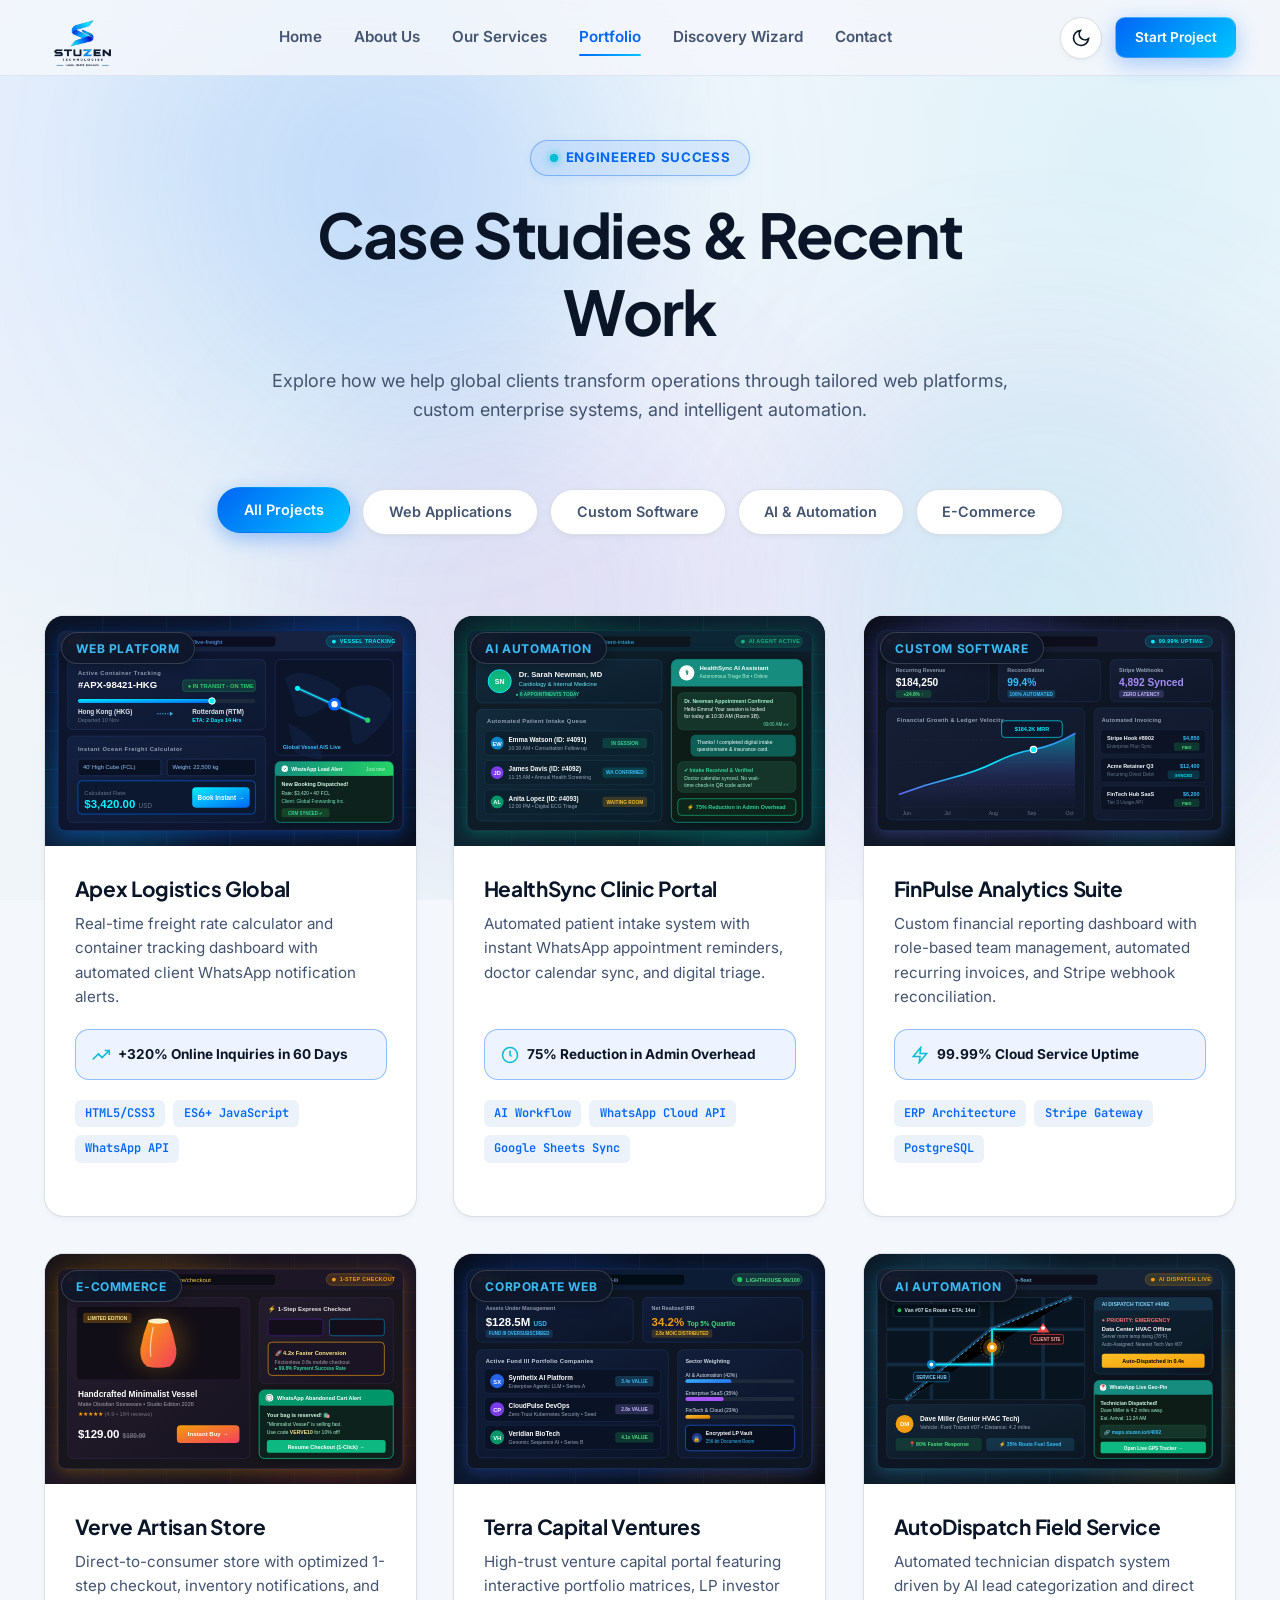
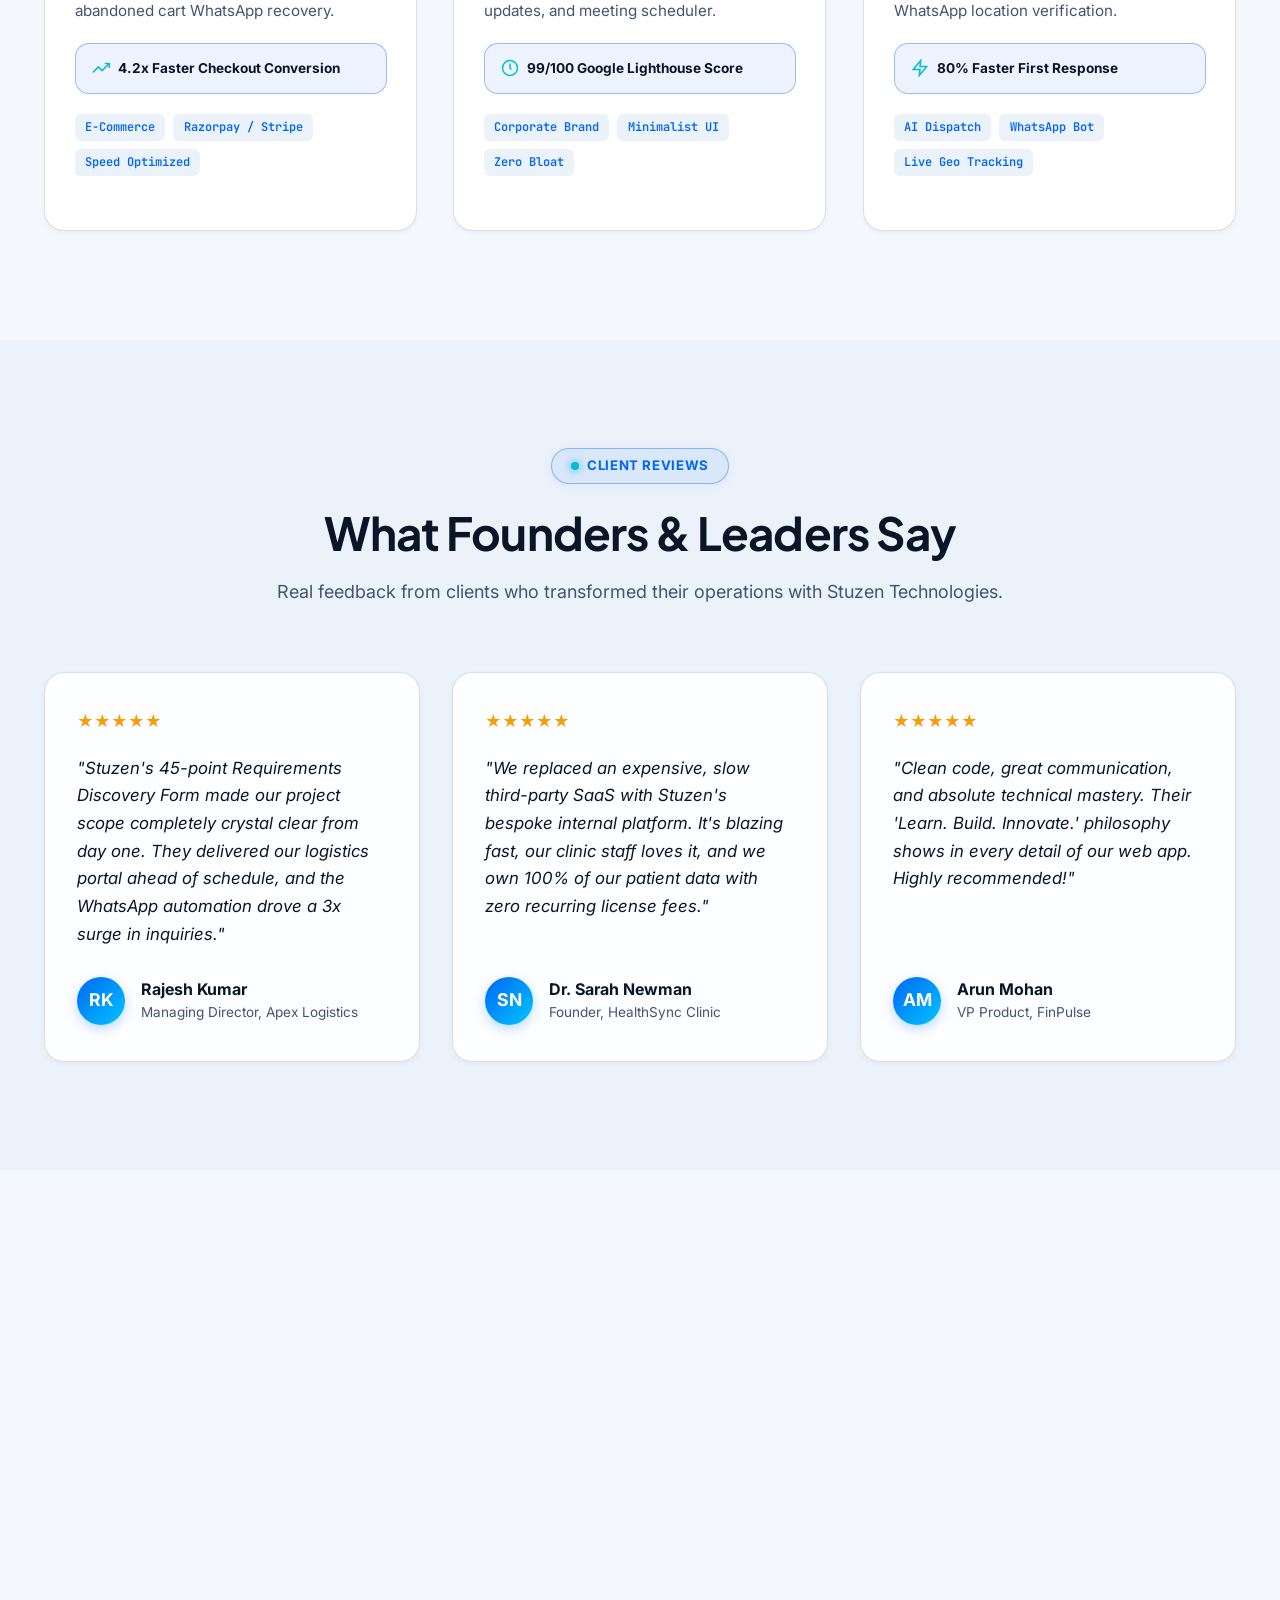
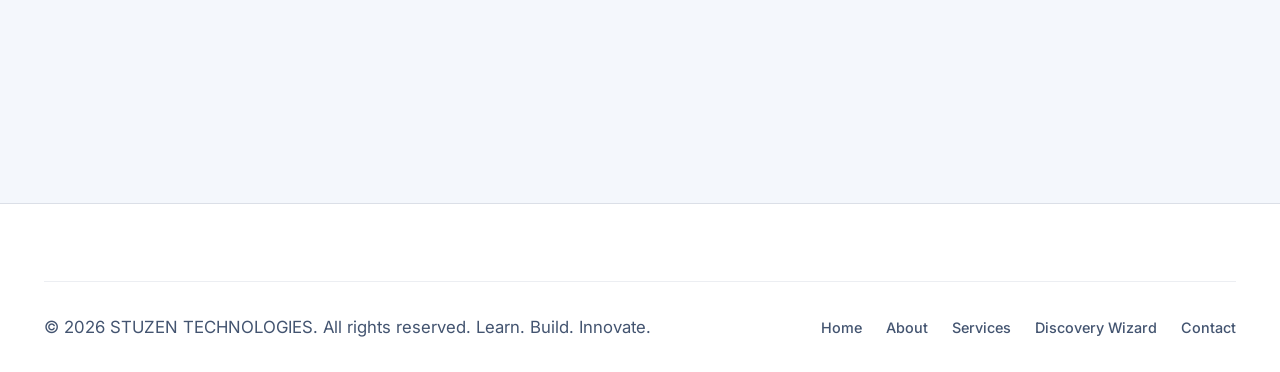
<file: stuzen/portfolio.html>
<!DOCTYPE html>
<html lang="en" data-theme="light">

<head>
  <meta charset="UTF-8">
  <meta name="viewport" content="width=device-width, initial-scale=1.0">
  <title>Portfolio & Case Studies | STUZEN TECHNOLOGIES</title>
  <meta name="description"
    content="Explore Stuzen Technologies' portfolio of delivered projects: high-converting web applications, custom software platforms, and AI automation engines.">
  <link rel="icon" type="image/png" href="assets/images/stuzen-icon.png">

  <!-- Google Fonts: Inter & Plus Jakarta Sans -->
  <link rel="preconnect" href="https://fonts.googleapis.com">
  <link rel="preconnect" href="https://fonts.gstatic.com" crossorigin>
  <link
    href="https://fonts.googleapis.com/css2?family=Inter:wght@300;400;500;600;700&family=Plus+Jakarta+Sans:wght@500;600;700;800&family=JetBrains+Mono:wght@400;500;600&display=swap"
    rel="stylesheet">

  <link rel="stylesheet" href="assets/css/style.css">
</head>

<body>

  <!-- Site Header -->
  <header class="site-header">
    <div class="container nav-container">
      <a href="index.html" class="brand-logo-link" aria-label="Stuzen Technologies Home">
        <img src="assets/images/stuzen-logo.png" alt="Stuzen Technologies - Learn. Build. Innovate."
          class="brand-logo-img">
      </a>

      <nav class="nav-menu">
        <a href="index.html" class="nav-link">Home</a>
        <a href="about.html" class="nav-link">About Us</a>
        <a href="services.html" class="nav-link">Our Services</a>
        <a href="portfolio.html" class="nav-link active">Portfolio</a>
        <a href="discovery.html" class="nav-link">Discovery Wizard</a>
        <a href="contact.html" class="nav-link">Contact</a>
      </nav>

      <div class="nav-actions">
        <button class="theme-toggle-btn" aria-label="Toggle theme">
          <svg width="20" height="20" viewBox="0 0 24 24" fill="none" stroke="currentColor" stroke-width="2">
            <circle cx="12" cy="12" r="5"></circle>
            <line x1="12" y1="1" x2="12" y2="3"></line>
            <line x1="12" y1="21" x2="12" y2="23"></line>
            <line x1="4.22" y1="4.22" x2="5.64" y2="5.64"></line>
            <line x1="18.36" y1="18.36" x2="19.78" y2="19.78"></line>
            <line x1="1" y1="12" x2="3" y2="12"></line>
            <line x1="21" y1="12" x2="23" y2="12"></line>
            <line x1="4.22" y1="19.78" x2="5.64" y2="18.36"></line>
            <line x1="18.36" y1="5.64" x2="19.78" y2="4.22"></line>
          </svg>
        </button>

        <a href="discovery.html" class="btn btn-primary btn-sm btn-glow">Start Project</a>

        <button class="mobile-nav-toggle" aria-label="Open mobile menu">
          <svg width="24" height="24" viewBox="0 0 24 24" fill="none" stroke="currentColor" stroke-width="2">
            <line x1="3" y1="12" x2="21" y2="12"></line>
            <line x1="3" y1="6" x2="21" y2="6"></line>
            <line x1="3" y1="18" x2="21" y2="18"></line>
          </svg>
        </button>
      </div>
    </div>
  </header>

  <!-- Mobile Drawer -->
  <div class="drawer-backdrop"></div>
  <aside class="mobile-drawer">
    <div>
      <div class="drawer-header">
        <a href="index.html" class="brand-logo-link">
          <img src="assets/images/stuzen-logo.png" alt="Stuzen Technologies Logo" class="brand-logo-img">
        </a>
        <button class="drawer-close" aria-label="Close menu"
          style="color: var(--text-muted); font-size: 1.5rem;">✕</button>
      </div>
      <div class="drawer-links">
        <a href="index.html" class="drawer-link">Home</a>
        <a href="about.html" class="drawer-link">About Us</a>
        <a href="services.html" class="drawer-link">Our Services</a>
        <a href="portfolio.html" class="drawer-link active">Portfolio & Case Studies</a>
        <a href="discovery.html" class="drawer-link">Discovery Wizard</a>
        <a href="contact.html" class="drawer-link">Contact</a>
      </div>
    </div>
    <div class="drawer-footer">
      <a href="discovery.html" class="btn btn-primary btn-block">Start Project Discovery</a>
    </div>
  </aside>

  <!-- Hero Header -->
  <section class="section" style="padding-top: 4rem; padding-bottom: 2rem;">
    <div class="container">
      <div class="section-header">
        <div class="section-badge">
          <span class="dot"></span>
          <span>Engineered Success</span>
        </div>
        <h1 class="section-title">Case Studies & Recent Work</h1>
        <p class="section-desc">
          Explore how we help global clients transform operations through tailored web platforms, custom enterprise
          systems, and intelligent automation.
        </p>
      </div>

      <!-- Filter Buttons -->
      <div class="portfolio-filters">
        <button class="portfolio-filter-btn active" data-filter="all">All Projects</button>
        <button class="portfolio-filter-btn" data-filter="web">Web Applications</button>
        <button class="portfolio-filter-btn" data-filter="software">Custom Software</button>
        <button class="portfolio-filter-btn" data-filter="ai">AI & Automation</button>
        <button class="portfolio-filter-btn" data-filter="ecom">E-Commerce</button>
      </div>
    </div>
  </section>

  <!-- Portfolio Grid -->
  <section class="section" style="padding-top: 0;">
    <div class="container">
      <div class="portfolio-grid" id="portfolioContainer">

        <!-- Item 1: Web -->
        <div class="project-card" data-category="web">
          <div class="project-preview">
            <span class="project-category-badge">Web Platform</span>
            <img src="assets/images/portfolio/apex-logistics.svg" alt="Apex Logistics Global Platform Preview"
              class="project-preview-img" loading="lazy">
          </div>
          <div class="project-body">
            <h3 class="project-title">Apex Logistics Global</h3>
            <p class="project-desc">Real-time freight rate calculator and container tracking dashboard with automated
              client WhatsApp notification alerts.</p>
            <div class="project-metric">
              <svg width="18" height="18" viewBox="0 0 24 24" fill="none" stroke="var(--color-primary-cyan)"
                stroke-width="2">
                <polyline points="23 6 13.5 15.5 8.5 10.5 1 18"></polyline>
                <polyline points="17 6 23 6 23 12"></polyline>
              </svg>
              <span>+320% Online Inquiries in 60 Days</span>
            </div>
            <div class="project-tags">
              <span class="project-tag">HTML5/CSS3</span>
              <span class="project-tag">ES6+ JavaScript</span>
              <span class="project-tag">WhatsApp API</span>
            </div>
          </div>
        </div>

        <!-- Item 2: AI & Automation -->
        <div class="project-card" data-category="ai">
          <div class="project-preview">
            <span class="project-category-badge">AI Automation</span>
            <img src="assets/images/portfolio/healthsync-clinic.svg" alt="HealthSync Clinic Portal Preview"
              class="project-preview-img" loading="lazy">
          </div>
          <div class="project-body">
            <h3 class="project-title">HealthSync Clinic Portal</h3>
            <p class="project-desc">Automated patient intake system with instant WhatsApp appointment reminders, doctor
              calendar sync, and digital triage.</p>
            <div class="project-metric">
              <svg width="18" height="18" viewBox="0 0 24 24" fill="none" stroke="var(--color-primary-cyan)"
                stroke-width="2">
                <circle cx="12" cy="12" r="10"></circle>
                <polyline points="12 6 12 12 14 14"></polyline>
              </svg>
              <span>75% Reduction in Admin Overhead</span>
            </div>
            <div class="project-tags">
              <span class="project-tag">AI Workflow</span>
              <span class="project-tag">WhatsApp Cloud API</span>
              <span class="project-tag">Google Sheets Sync</span>
            </div>
          </div>
        </div>

        <!-- Item 3: Custom Software -->
        <div class="project-card" data-category="software">
          <div class="project-preview">
            <span class="project-category-badge">Custom Software</span>
            <img src="assets/images/portfolio/finpulse-analytics.svg" alt="FinPulse Analytics Suite Preview"
              class="project-preview-img" loading="lazy">
          </div>
          <div class="project-body">
            <h3 class="project-title">FinPulse Analytics Suite</h3>
            <p class="project-desc">Custom financial reporting dashboard with role-based team management, automated
              recurring invoices, and Stripe webhook reconciliation.</p>
            <div class="project-metric">
              <svg width="18" height="18" viewBox="0 0 24 24" fill="none" stroke="var(--color-primary-cyan)"
                stroke-width="2">
                <polygon points="13 2 3 14 12 14 11 22 21 10 12 10 13 2"></polygon>
              </svg>
              <span>99.99% Cloud Service Uptime</span>
            </div>
            <div class="project-tags">
              <span class="project-tag">ERP Architecture</span>
              <span class="project-tag">Stripe Gateway</span>
              <span class="project-tag">PostgreSQL</span>
            </div>
          </div>
        </div>

        <!-- Item 4: E-Commerce -->
        <div class="project-card" data-category="ecom">
          <div class="project-preview">
            <span class="project-category-badge">E-Commerce</span>
            <img src="assets/images/portfolio/verve-artisan.svg" alt="Verve Artisan Store Preview"
              class="project-preview-img" loading="lazy">
          </div>
          <div class="project-body">
            <h3 class="project-title">Verve Artisan Store</h3>
            <p class="project-desc">Direct-to-consumer store with optimized 1-step checkout, inventory notifications,
              and abandoned cart WhatsApp recovery.</p>
            <div class="project-metric">
              <svg width="18" height="18" viewBox="0 0 24 24" fill="none" stroke="var(--color-primary-cyan)"
                stroke-width="2">
                <polyline points="23 6 13.5 15.5 8.5 10.5 1 18"></polyline>
                <polyline points="17 6 23 6 23 12"></polyline>
              </svg>
              <span>4.2x Faster Checkout Conversion</span>
            </div>
            <div class="project-tags">
              <span class="project-tag">E-Commerce</span>
              <span class="project-tag">Razorpay / Stripe</span>
              <span class="project-tag">Speed Optimized</span>
            </div>
          </div>
        </div>

        <!-- Item 5: Web -->
        <div class="project-card" data-category="web">
          <div class="project-preview">
            <span class="project-category-badge">Corporate Web</span>
            <img src="assets/images/portfolio/terra-capital.svg" alt="Terra Capital Ventures Preview"
              class="project-preview-img" loading="lazy">
          </div>
          <div class="project-body">
            <h3 class="project-title">Terra Capital Ventures</h3>
            <p class="project-desc">High-trust venture capital portal featuring interactive portfolio matrices, LP
              investor updates, and meeting scheduler.</p>
            <div class="project-metric">
              <svg width="18" height="18" viewBox="0 0 24 24" fill="none" stroke="var(--color-primary-cyan)"
                stroke-width="2">
                <circle cx="12" cy="12" r="10"></circle>
                <polyline points="12 6 12 12 14 14"></polyline>
              </svg>
              <span>99/100 Google Lighthouse Score</span>
            </div>
            <div class="project-tags">
              <span class="project-tag">Corporate Brand</span>
              <span class="project-tag">Minimalist UI</span>
              <span class="project-tag">Zero Bloat</span>
            </div>
          </div>
        </div>

        <!-- Item 6: AI & Automation -->
        <div class="project-card" data-category="ai">
          <div class="project-preview">
            <span class="project-category-badge">AI Automation</span>
            <img src="assets/images/portfolio/autodispatch-field.svg" alt="AutoDispatch Field Service Preview"
              class="project-preview-img" loading="lazy">
          </div>
          <div class="project-body">
            <h3 class="project-title">AutoDispatch Field Service</h3>
            <p class="project-desc">Automated technician dispatch system driven by AI lead categorization and direct
              WhatsApp location verification.</p>
            <div class="project-metric">
              <svg width="18" height="18" viewBox="0 0 24 24" fill="none" stroke="var(--color-primary-cyan)"
                stroke-width="2">
                <polygon points="13 2 3 14 12 14 11 22 21 10 12 10 13 2"></polygon>
              </svg>
              <span>80% Faster First Response</span>
            </div>
            <div class="project-tags">
              <span class="project-tag">AI Dispatch</span>
              <span class="project-tag">WhatsApp Bot</span>
              <span class="project-tag">Live Geo Tracking</span>
            </div>
          </div>
        </div>

      </div>
    </div>
  </section>

  <!-- Client Testimonials -->
  <section class="section" style="background: var(--bg-surface-2);">
    <div class="container">
      <div class="section-header">
        <div class="section-badge">
          <span class="dot"></span>
          <span>Client Reviews</span>
        </div>
        <h2 class="section-title">What Founders & Leaders Say</h2>
        <p class="section-desc">Real feedback from clients who transformed their operations with Stuzen Technologies.
        </p>
      </div>

      <div class="testimonials-grid">
        <div class="testimonial-card">
          <div>
            <div class="stars-row">★★★★★</div>
            <p class="testimonial-quote">
              "Stuzen's 45-point Requirements Discovery Form made our project scope completely crystal clear from day
              one. They delivered our logistics portal ahead of schedule, and the WhatsApp automation drove a 3x surge
              in inquiries."
            </p>
          </div>
          <div class="client-info">
            <div class="client-avatar">RK</div>
            <div>
              <div class="client-name">Rajesh Kumar</div>
              <div class="client-role">Managing Director, Apex Logistics</div>
            </div>
          </div>
        </div>

        <div class="testimonial-card">
          <div>
            <div class="stars-row">★★★★★</div>
            <p class="testimonial-quote">
              "We replaced an expensive, slow third-party SaaS with Stuzen's bespoke internal platform. It's blazing
              fast, our clinic staff loves it, and we own 100% of our patient data with zero recurring license fees."
            </p>
          </div>
          <div class="client-info">
            <div class="client-avatar">SN</div>
            <div>
              <div class="client-name">Dr. Sarah Newman</div>
              <div class="client-role">Founder, HealthSync Clinic</div>
            </div>
          </div>
        </div>

        <div class="testimonial-card">
          <div>
            <div class="stars-row">★★★★★</div>
            <p class="testimonial-quote">
              "Clean code, great communication, and absolute technical mastery. Their 'Learn. Build. Innovate.'
              philosophy shows in every detail of our web app. Highly recommended!"
            </p>
          </div>
          <div class="client-info">
            <div class="client-avatar">AM</div>
            <div>
              <div class="client-name">Arun Mohan</div>
              <div class="client-role">VP Product, FinPulse</div>
            </div>
          </div>
        </div>
      </div>
    </div>
  </section>

  <!-- CTA -->
  <section class="section">
    <div class="container" style="text-align: center;">
      <div class="card"
        style="padding: 3.5rem 2rem; background: var(--grad-surface); border-color: var(--border-bright);">
        <h2 style="margin-bottom: 1rem;">Ready to Build Your Case Study With Us?</h2>
        <p style="max-width: 600px; margin-inline: auto; margin-bottom: 2rem;">
          Take 5 minutes to complete our interactive Requirements Discovery Questionnaire and receive a comprehensive
          project estimate.
        </p>
        <a href="discovery.html" class="btn btn-primary btn-lg btn-glow">Start Interactive Discovery →</a>
      </div>
    </div>
  </section>

  <!-- Footer -->
  <footer class="site-footer">
    <div class="container">
      <div class="footer-bottom">
        <p>© 2026 STUZEN TECHNOLOGIES. All rights reserved. Learn. Build. Innovate.</p>
        <div class="footer-bottom-links">
          <a href="index.html" class="footer-link">Home</a>
          <a href="about.html" class="footer-link">About</a>
          <a href="services.html" class="footer-link">Services</a>
          <a href="discovery.html" class="footer-link">Discovery Wizard</a>
          <a href="contact.html" class="footer-link">Contact</a>
        </div>
      </div>
    </div>
  </footer>

  <script src="assets/js/main.js"></script>
  <script>
    // Portfolio category filtering logic
    document.querySelectorAll('.portfolio-filter-btn').forEach(btn => {
      btn.addEventListener('click', () => {
        document.querySelectorAll('.portfolio-filter-btn').forEach(b => b.classList.remove('active'));
        btn.classList.add('active');
        const filter = btn.getAttribute('data-filter');
        document.querySelectorAll('.project-card').forEach(card => {
          if (filter === 'all' || card.getAttribute('data-category') === filter) {
            card.style.display = 'flex';
          } else {
            card.style.display = 'none';
          }
        });
      });
    });

    // Case Study Detail Modal Data & Handler
    const caseStudiesData = {
      "Apex Logistics Global": {
        category: "Web Platform",
        image: "assets/images/portfolio/apex-logistics.svg",
        metric: "📈 +320% Online Inquiries in 60 Days • 0.4s Instant Freight Calculator",
        challenge: "Manual quotation requests were handled via email back-and-forth, causing an average 48-hour response delay and losing 60% of potential shippers to competitors.",
        solution: "Stuzen engineered an automated responsive web rate calculator with instant WhatsApp booking dispatch, real-time container tracking, and a client self-service portal.",
        tags: ["Jamstack", "HTML5/CSS3", "JavaScript ES6+", "WhatsApp Business API", "Cloudflare CDN"]
      },
      "HealthSync Clinic Portal": {
        category: "AI Automation",
        image: "assets/images/portfolio/healthsync-clinic.svg",
        metric: "⚡ 75% Reduction in Admin Overhead • Zero Double Bookings",
        challenge: "Clinic receptionists spent over 25 hours weekly answering repetitive appointment booking calls, leading to phone congestion and high patient no-show rates.",
        solution: "Implemented an autonomous AI triage and WhatsApp scheduling bot integrated directly with doctor calendars, SMS reminders, and clinic CRM sync.",
        tags: ["AI Agent", "WhatsApp Cloud API", "Python FastAPI", "Google Calendar Sync", "SMS Webhooks"]
      },
      "FinPulse Analytics Suite": {
        category: "Custom Software",
        image: "assets/images/portfolio/finpulse-analytics.svg",
        metric: "🛡️ 99.99% Cloud Service Uptime • 100% Automated Invoicing",
        challenge: "Fragmented spreadsheets and disjointed billing tools created reconciliation discrepancies, delayed month-end closing, and customer billing inquiries.",
        solution: "Architected a custom multi-tenant SaaS dashboard featuring automated recurring Stripe billing, role-based access control, and instant financial ledger export.",
        tags: ["Custom ERP", "Node.js", "PostgreSQL", "Stripe Webhooks", "Docker DevOps"]
      },
      "Verve Artisan Store": {
        category: "E-Commerce",
        image: "assets/images/portfolio/verve-artisan.svg",
        metric: "🚀 4.2x Faster Checkout Conversion • 48% Cart Recovery Rate",
        challenge: "High cart abandonment rates on mobile devices due to a sluggish, cluttered multi-step checkout process and lack of localized payment options.",
        solution: "Designed a lightweight 1-step checkout web store with instant Razorpay/Stripe integration, automated abandoned cart WhatsApp recovery, and PWA offline caching.",
        tags: ["Speed E-Commerce", "Razorpay / Stripe", "PWA Cache", "WhatsApp Recovery", "Core Web Vitals"]
      },
      "Terra Capital Ventures": {
        category: "Corporate Web",
        image: "assets/images/portfolio/terra-capital.svg",
        metric: "🏆 99/100 Google Lighthouse Score • Sub-Second Page Speed",
        challenge: "Legacy slow-loading WordPress corporate site that failed to reflect the firm's prestigious venture portfolio or provide a secure portal for Limited Partners.",
        solution: "Built a sleek, unbloated Jamstack web platform with interactive portfolio filtering, secure investor document vault, and mobile-first responsiveness.",
        tags: ["Corporate Brand", "Minimalist Architecture", "Netlify Edge", "Secure Vault", "SEO Dominance"]
      },
      "AutoDispatch Field Service": {
        category: "AI Automation",
        image: "assets/images/portfolio/autodispatch-field.svg",
        metric: "📍 80% Faster First Response • 35% Route Fuel Savings",
        challenge: "Emergency field service requests were manually routed, leading to long technician transit times and frustrated commercial clients.",
        solution: "Developed an AI-driven geolocation dispatch bot that automatically analyzes incoming service tickets and dispatches the nearest technician via WhatsApp with live GPS coordinates.",
        tags: ["AI Dispatch Bot", "WhatsApp API", "Geolocation Routing", "FastAPI", "Live Webhooks"]
      }
    };

    const modal = document.getElementById('caseStudyModal');
    const closeBtn = document.getElementById('modalCloseBtn');

    document.querySelectorAll('.project-card').forEach(card => {
      card.style.cursor = 'pointer';
      card.addEventListener('click', () => {
        const title = card.querySelector('.project-title')?.textContent.trim();
        const data = caseStudiesData[title];
        if (data && modal) {
          document.getElementById('modalTitle').textContent = title;
          document.getElementById('modalCategory').textContent = data.category;
          document.getElementById('modalMetric').innerHTML = `<span>${data.metric}</span>`;
          document.getElementById('modalChallenge').textContent = data.challenge;
          document.getElementById('modalSolution').textContent = data.solution;

          const modalImg = document.getElementById('modalImg');
          if (modalImg && data.image) {
            modalImg.src = data.image;
            modalImg.alt = title + ' Architecture Preview';
          }

          const tagsContainer = document.getElementById('modalTags');
          tagsContainer.innerHTML = '';
          data.tags.forEach(t => {
            const span = document.createElement('span');
            span.className = 'project-tag';
            span.textContent = t;
            tagsContainer.appendChild(span);
          });

          modal.classList.add('active');
          document.body.style.overflow = 'hidden';
        }
      });
    });

    if (closeBtn && modal) {
      closeBtn.addEventListener('click', () => {
        modal.classList.remove('active');
        document.body.style.overflow = '';
      });

      modal.addEventListener('click', (e) => {
        if (e.target === modal) {
          modal.classList.remove('active');
          document.body.style.overflow = '';
        }
      });
    }
  </script>


</body>

</html>
</file>
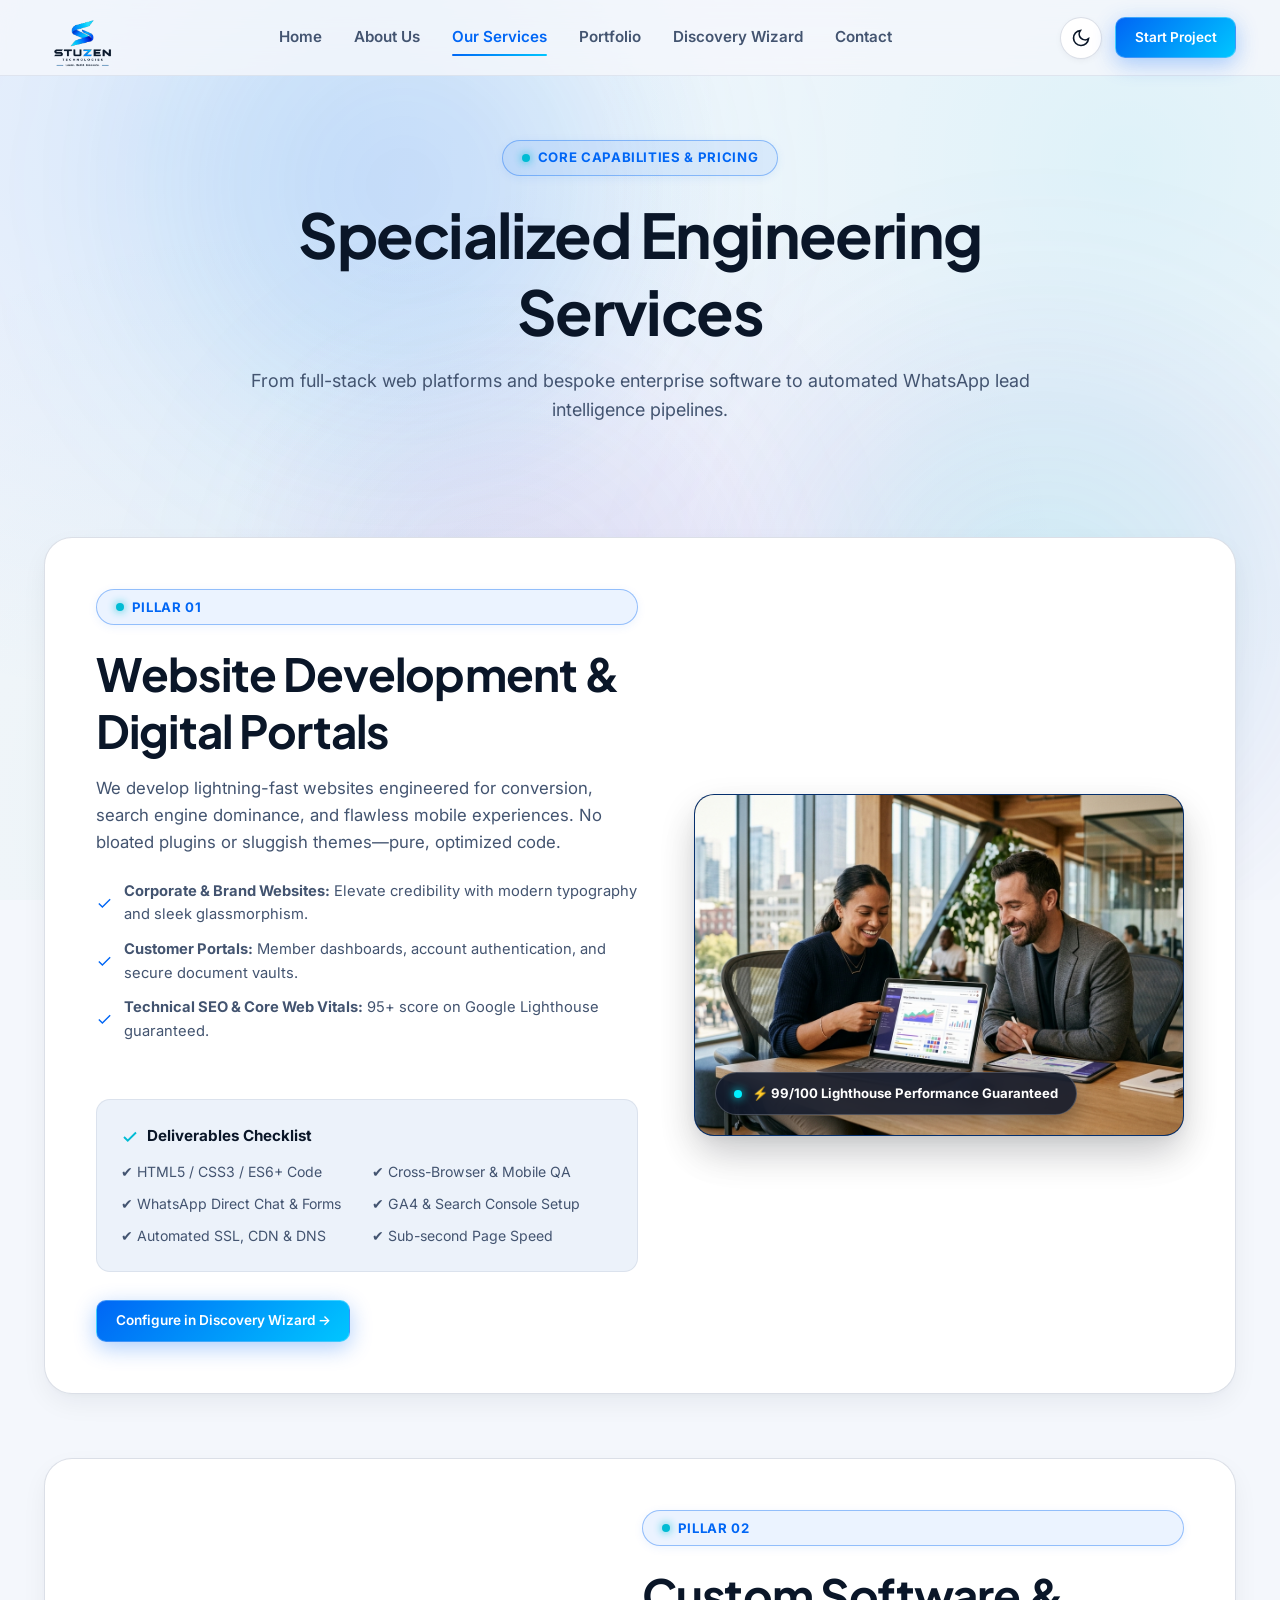
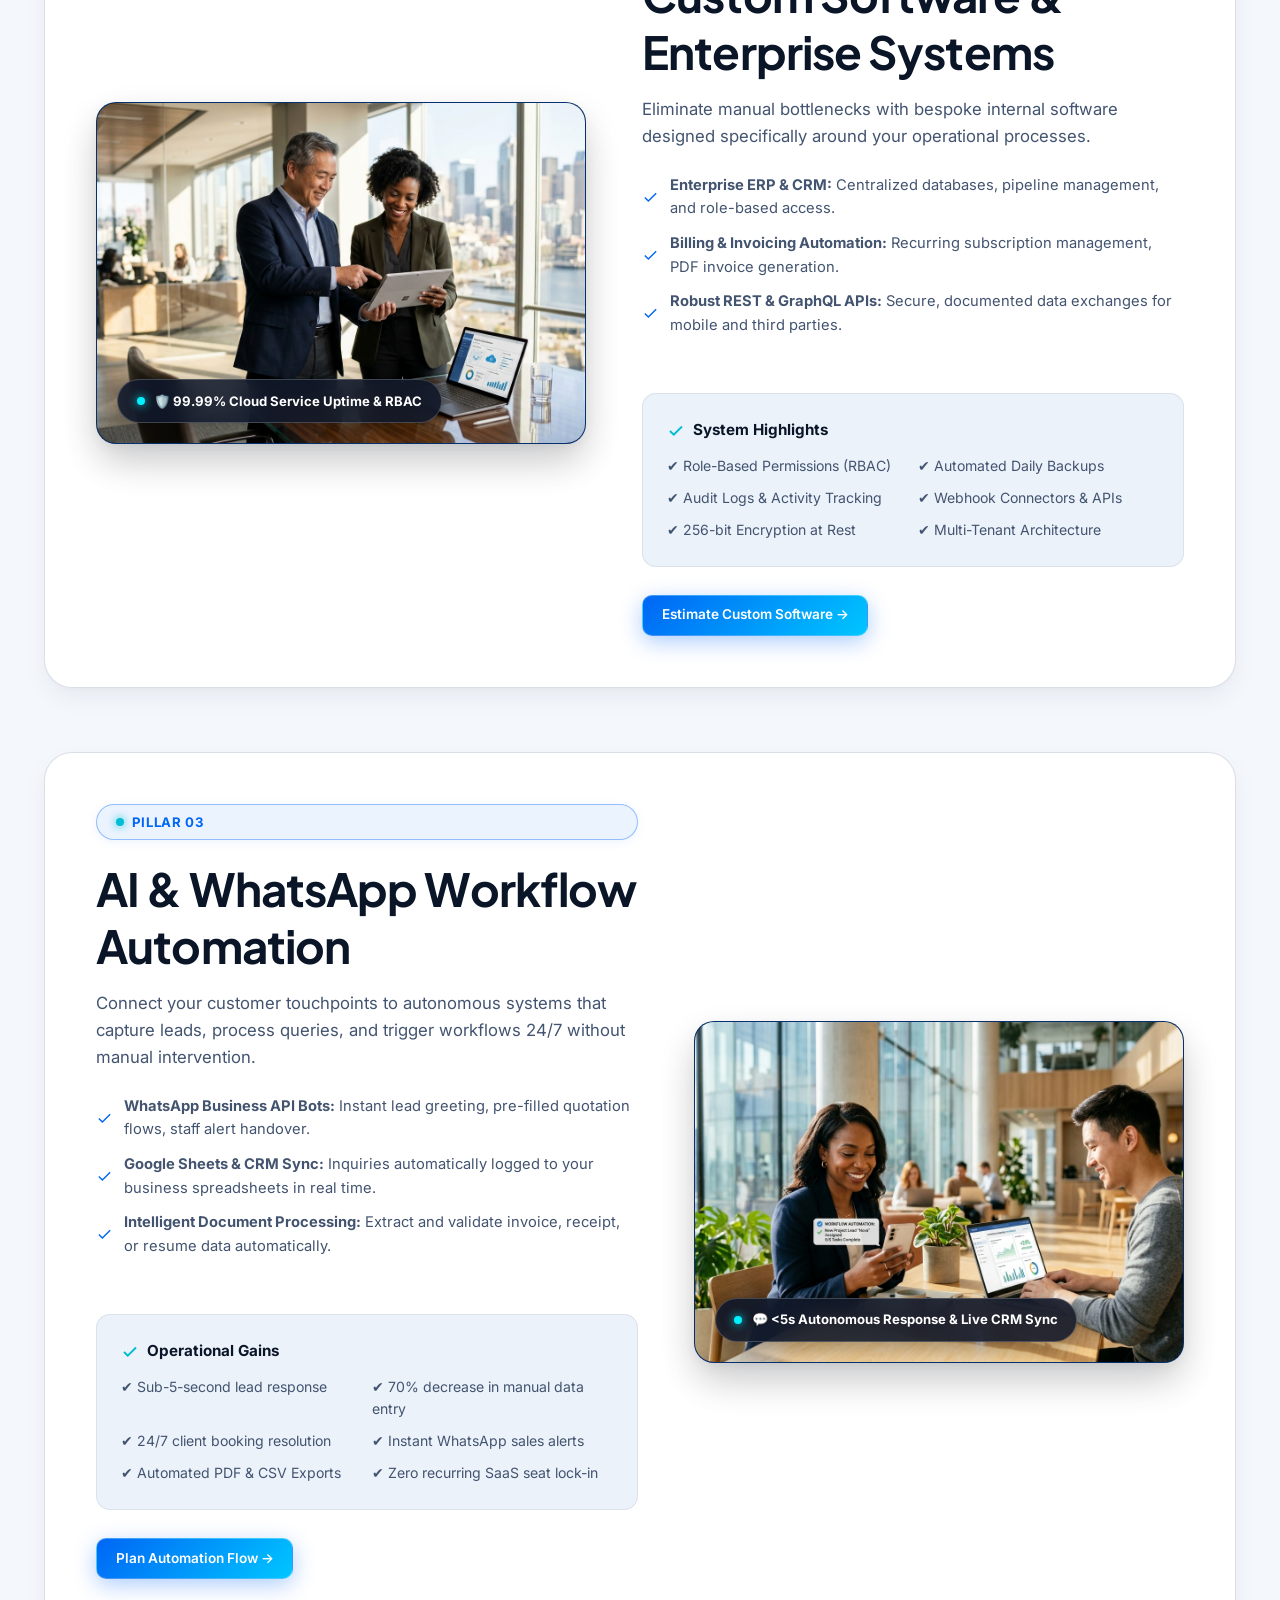
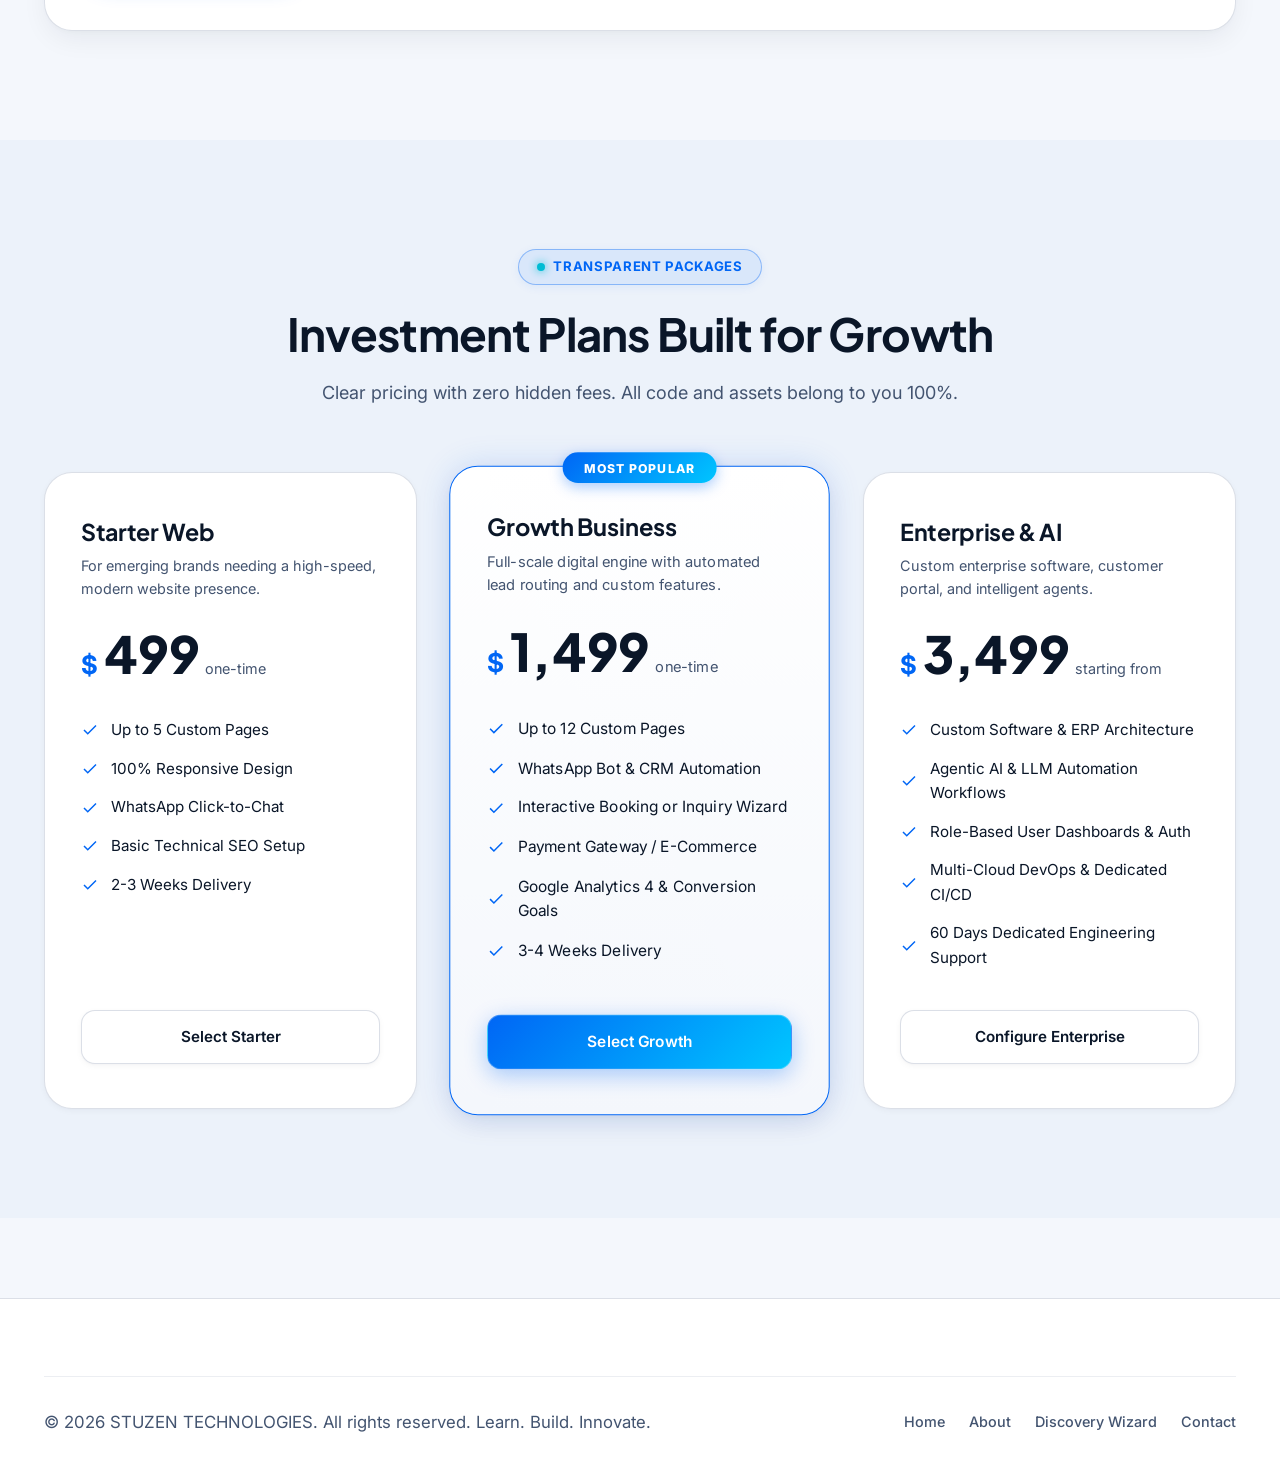
<file: stuzen/services.html>
<!DOCTYPE html>
<html lang="en" data-theme="light">
<head>
  <meta charset="UTF-8">
  <meta name="viewport" content="width=device-width, initial-scale=1.0">
  <title>Engineering Services & Pricing | STUZEN TECHNOLOGIES</title>
  <meta name="description" content="Explore Stuzen Technologies' services: Website Development, Custom Software, AI & Automation, E-Commerce, and Cloud DevOps. Transparent packages and instant estimates.">
  <link rel="icon" type="image/png" href="assets/images/stuzen-icon.png">

  <!-- Google Fonts: Inter & Plus Jakarta Sans -->
  <link rel="preconnect" href="https://fonts.googleapis.com">
  <link rel="preconnect" href="https://fonts.gstatic.com" crossorigin>
  <link href="https://fonts.googleapis.com/css2?family=Inter:wght@300;400;500;600;700&family=Plus+Jakarta+Sans:wght@500;600;700;800&family=JetBrains+Mono:wght@400;500;600&display=swap" rel="stylesheet">

  <link rel="stylesheet" href="assets/css/style.css">
</head>
<body>

  <!-- Site Header -->
  <header class="site-header">
    <div class="container nav-container">
      <a href="index.html" class="brand-logo-link" aria-label="Stuzen Technologies Home">
        <img src="assets/images/stuzen-logo.png" alt="Stuzen Technologies - Learn. Build. Innovate." class="brand-logo-img">
      </a>

      <nav class="nav-menu">
        <a href="index.html" class="nav-link">Home</a>
        <a href="about.html" class="nav-link">About Us</a>
        <a href="services.html" class="nav-link active">Our Services</a>
        <a href="portfolio.html" class="nav-link">Portfolio</a>
        <a href="discovery.html" class="nav-link">Discovery Wizard</a>
        <a href="contact.html" class="nav-link">Contact</a>
      </nav>

      <div class="nav-actions">
        <button class="theme-toggle-btn" aria-label="Toggle theme">
          <svg width="20" height="20" viewBox="0 0 24 24" fill="none" stroke="currentColor" stroke-width="2">
            <circle cx="12" cy="12" r="5"></circle>
            <line x1="12" y1="1" x2="12" y2="3"></line>
            <line x1="12" y1="21" x2="12" y2="23"></line>
            <line x1="4.22" y1="4.22" x2="5.64" y2="5.64"></line>
            <line x1="18.36" y1="18.36" x2="19.78" y2="19.78"></line>
            <line x1="1" y1="12" x2="3" y2="12"></line>
            <line x1="21" y1="12" x2="23" y2="12"></line>
            <line x1="4.22" y1="19.78" x2="5.64" y2="18.36"></line>
            <line x1="18.36" y1="5.64" x2="19.78" y2="4.22"></line>
          </svg>
        </button>

        <a href="discovery.html" class="btn btn-primary btn-sm btn-glow">Start Project</a>

        <button class="mobile-nav-toggle" aria-label="Open mobile menu">
          <svg width="24" height="24" viewBox="0 0 24 24" fill="none" stroke="currentColor" stroke-width="2">
            <line x1="3" y1="12" x2="21" y2="12"></line>
            <line x1="3" y1="6" x2="21" y2="6"></line>
            <line x1="3" y1="18" x2="21" y2="18"></line>
          </svg>
        </button>
      </div>
    </div>
  </header>

  <!-- Mobile Drawer -->
  <div class="drawer-backdrop"></div>
  <aside class="mobile-drawer">
    <div>
      <div class="drawer-header">
        <a href="index.html" class="brand-logo-link">
          <img src="assets/images/stuzen-logo.png" alt="Stuzen Technologies Logo" class="brand-logo-img">
        </a>
        <button class="drawer-close" aria-label="Close menu" style="color: var(--text-muted); font-size: 1.5rem;">✕</button>
      </div>
      <div class="drawer-links">
        <a href="index.html" class="drawer-link">Home</a>
        <a href="about.html" class="drawer-link">About Us</a>
        <a href="services.html" class="drawer-link active">Our Services</a>
        <a href="portfolio.html" class="drawer-link">Portfolio & Case Studies</a>
        <a href="discovery.html" class="drawer-link">Discovery Wizard</a>
        <a href="contact.html" class="drawer-link">Contact</a>
      </div>
    </div>
    <div class="drawer-footer">
      <a href="discovery.html" class="btn btn-primary btn-block">Start Project Discovery</a>
    </div>
  </aside>

  <!-- Hero Header -->
  <section class="section" style="padding-top: 4rem; padding-bottom: 2rem;">
    <div class="container">
      <div class="section-header">
        <div class="section-badge">
          <span class="dot"></span>
          <span>Core Capabilities & Pricing</span>
        </div>
        <h1 class="section-title">Specialized Engineering Services</h1>
        <p class="section-desc">
          From full-stack web platforms and bespoke enterprise software to automated WhatsApp lead intelligence pipelines.
        </p>
      </div>
    </div>
  </section>

  <!-- Services Breakdown -->
  <section class="section" style="padding-top: 1rem;">
    <div class="container" style="display: flex; flex-direction: column; gap: 4rem;">
      
      <!-- 1. Web Development -->
      <div class="card pillar-split-card" id="web">
        <div class="pillar-split-grid">
          <div class="pillar-content">
            <div class="section-badge">
              <span class="dot"></span>
              <span>Pillar 01</span>
            </div>
            <h2 style="margin-bottom: 1rem;">Website Development &amp; Digital Portals</h2>
            <p style="margin-bottom: 1.5rem;">
              We develop lightning-fast websites engineered for conversion, search engine dominance, and flawless mobile experiences. No bloated plugins or sluggish themes—pure, optimized code.
            </p>
            <ul class="card-list">
              <li class="card-list-item">
                <svg viewBox="0 0 24 24" fill="none" stroke="currentColor" stroke-width="2"><polyline points="20 6 9 17 4 12"></polyline></svg>
                <span><strong>Corporate &amp; Brand Websites:</strong> Elevate credibility with modern typography and sleek glassmorphism.</span>
              </li>
              <li class="card-list-item">
                <svg viewBox="0 0 24 24" fill="none" stroke="currentColor" stroke-width="2"><polyline points="20 6 9 17 4 12"></polyline></svg>
                <span><strong>Customer Portals:</strong> Member dashboards, account authentication, and secure document vaults.</span>
              </li>
              <li class="card-list-item">
                <svg viewBox="0 0 24 24" fill="none" stroke="currentColor" stroke-width="2"><polyline points="20 6 9 17 4 12"></polyline></svg>
                <span><strong>Technical SEO &amp; Core Web Vitals:</strong> 95+ score on Google Lighthouse guaranteed.</span>
              </li>
            </ul>

            <div class="pillar-checklist-box">
              <div class="pillar-checklist-title">
                <svg width="18" height="18" viewBox="0 0 24 24" fill="none" stroke="var(--color-primary-cyan)" stroke-width="2.5"><polyline points="20 6 9 17 4 12"></polyline></svg>
                <span>Deliverables Checklist</span>
              </div>
              <div class="pillar-checklist-items">
                <div>✔ HTML5 / CSS3 / ES6+ Code</div>
                <div>✔ Cross-Browser &amp; Mobile QA</div>
                <div>✔ WhatsApp Direct Chat &amp; Forms</div>
                <div>✔ GA4 &amp; Search Console Setup</div>
                <div>✔ Automated SSL, CDN &amp; DNS</div>
                <div>✔ Sub-second Page Speed</div>
              </div>
            </div>

            <div style="margin-top: 1.75rem;">
              <a href="discovery.html" class="btn btn-primary btn-sm">Configure in Discovery Wizard →</a>
            </div>
          </div>

          <div class="pillar-visual-wrap">
            <img src="assets/images/pillar-web-dev.jpg" alt="Website Development Team Collaborating on High-Performance Web Portal" class="pillar-visual-img" loading="lazy">
            <div class="pillar-floating-pill">
              <span class="pill-dot"></span>
              <span>⚡ 99/100 Lighthouse Performance Guaranteed</span>
            </div>
          </div>
        </div>
      </div>

      <!-- 2. Custom Software Engineering -->
      <div class="card pillar-split-card" id="software">
        <div class="pillar-split-grid reverse">
          <div class="pillar-content">
            <div class="section-badge">
              <span class="dot"></span>
              <span>Pillar 02</span>
            </div>
            <h2 style="margin-bottom: 1rem;">Custom Software &amp; Enterprise Systems</h2>
            <p style="margin-bottom: 1.5rem;">
              Eliminate manual bottlenecks with bespoke internal software designed specifically around your operational processes.
            </p>
            <ul class="card-list">
              <li class="card-list-item">
                <svg viewBox="0 0 24 24" fill="none" stroke="currentColor" stroke-width="2"><polyline points="20 6 9 17 4 12"></polyline></svg>
                <span><strong>Enterprise ERP &amp; CRM:</strong> Centralized databases, pipeline management, and role-based access.</span>
              </li>
              <li class="card-list-item">
                <svg viewBox="0 0 24 24" fill="none" stroke="currentColor" stroke-width="2"><polyline points="20 6 9 17 4 12"></polyline></svg>
                <span><strong>Billing &amp; Invoicing Automation:</strong> Recurring subscription management, PDF invoice generation.</span>
              </li>
              <li class="card-list-item">
                <svg viewBox="0 0 24 24" fill="none" stroke="currentColor" stroke-width="2"><polyline points="20 6 9 17 4 12"></polyline></svg>
                <span><strong>Robust REST &amp; GraphQL APIs:</strong> Secure, documented data exchanges for mobile and third parties.</span>
              </li>
            </ul>

            <div class="pillar-checklist-box">
              <div class="pillar-checklist-title">
                <svg width="18" height="18" viewBox="0 0 24 24" fill="none" stroke="var(--color-primary-cyan)" stroke-width="2.5"><polyline points="20 6 9 17 4 12"></polyline></svg>
                <span>System Highlights</span>
              </div>
              <div class="pillar-checklist-items">
                <div>✔ Role-Based Permissions (RBAC)</div>
                <div>✔ Automated Daily Backups</div>
                <div>✔ Audit Logs &amp; Activity Tracking</div>
                <div>✔ Webhook Connectors &amp; APIs</div>
                <div>✔ 256-bit Encryption at Rest</div>
                <div>✔ Multi-Tenant Architecture</div>
              </div>
            </div>

            <div style="margin-top: 1.75rem;">
              <a href="discovery.html" class="btn btn-primary btn-sm">Estimate Custom Software →</a>
            </div>
          </div>

          <div class="pillar-visual-wrap">
            <img src="assets/images/pillar-custom-software.jpg" alt="Enterprise Software Architects Reviewing Cloud Systems on Surface Tablet" class="pillar-visual-img" loading="lazy">
            <div class="pillar-floating-pill">
              <span class="pill-dot"></span>
              <span>🛡️ 99.99% Cloud Service Uptime &amp; RBAC</span>
            </div>
          </div>
        </div>
      </div>

      <!-- 3. AI & Automation -->
      <div class="card pillar-split-card" id="ai">
        <div class="pillar-split-grid">
          <div class="pillar-content">
            <div class="section-badge">
              <span class="dot"></span>
              <span>Pillar 03</span>
            </div>
            <h2 style="margin-bottom: 1rem;">AI &amp; WhatsApp Workflow Automation</h2>
            <p style="margin-bottom: 1.5rem;">
              Connect your customer touchpoints to autonomous systems that capture leads, process queries, and trigger workflows 24/7 without manual intervention.
            </p>
            <ul class="card-list">
              <li class="card-list-item">
                <svg viewBox="0 0 24 24" fill="none" stroke="currentColor" stroke-width="2"><polyline points="20 6 9 17 4 12"></polyline></svg>
                <span><strong>WhatsApp Business API Bots:</strong> Instant lead greeting, pre-filled quotation flows, staff alert handover.</span>
              </li>
              <li class="card-list-item">
                <svg viewBox="0 0 24 24" fill="none" stroke="currentColor" stroke-width="2"><polyline points="20 6 9 17 4 12"></polyline></svg>
                <span><strong>Google Sheets &amp; CRM Sync:</strong> Inquiries automatically logged to your business spreadsheets in real time.</span>
              </li>
              <li class="card-list-item">
                <svg viewBox="0 0 24 24" fill="none" stroke="currentColor" stroke-width="2"><polyline points="20 6 9 17 4 12"></polyline></svg>
                <span><strong>Intelligent Document Processing:</strong> Extract and validate invoice, receipt, or resume data automatically.</span>
              </li>
            </ul>

            <div class="pillar-checklist-box">
              <div class="pillar-checklist-title">
                <svg width="18" height="18" viewBox="0 0 24 24" fill="none" stroke="var(--color-primary-cyan)" stroke-width="2.5"><polyline points="20 6 9 17 4 12"></polyline></svg>
                <span>Operational Gains</span>
              </div>
              <div class="pillar-checklist-items">
                <div>✔ Sub-5-second lead response</div>
                <div>✔ 70% decrease in manual data entry</div>
                <div>✔ 24/7 client booking resolution</div>
                <div>✔ Instant WhatsApp sales alerts</div>
                <div>✔ Automated PDF &amp; CSV Exports</div>
                <div>✔ Zero recurring SaaS seat lock-in</div>
              </div>
            </div>

            <div style="margin-top: 1.75rem;">
              <a href="discovery.html" class="btn btn-primary btn-sm">Plan Automation Flow →</a>
            </div>
          </div>

          <div class="pillar-visual-wrap">
            <img src="assets/images/pillar-ai-automation.jpg" alt="Modern Team Utilizing AI Automation and Mobile WhatsApp Integration" class="pillar-visual-img" loading="lazy">
            <div class="pillar-floating-pill">
              <span class="pill-dot"></span>
              <span>💬 &lt;5s Autonomous Response &amp; Live CRM Sync</span>
            </div>
          </div>
        </div>
      </div>

    </div>
  </section>

  <!-- Pricing Tiers -->
  <section class="section" style="background: var(--bg-surface-2);">
    <div class="container">
      <div class="section-header">
        <div class="section-badge">
          <span class="dot"></span>
          <span>Transparent Packages</span>
        </div>
        <h2 class="section-title">Investment Plans Built for Growth</h2>
        <p class="section-desc">Clear pricing with zero hidden fees. All code and assets belong to you 100%.</p>
      </div>

      <div class="pricing-grid">
        <!-- Tier 1 -->
        <div class="pricing-card">
          <h3 class="pricing-tier">Starter Web</h3>
          <p class="pricing-desc">For emerging brands needing a high-speed, modern website presence.</p>
          <div class="pricing-cost">
            <span class="price-currency">$</span>
            <span class="price-val">499</span>
            <span class="price-unit">one-time</span>
          </div>
          <div class="pricing-features">
            <div class="pricing-feature-item"><svg viewBox="0 0 24 24" fill="none" stroke="currentColor" stroke-width="2"><polyline points="20 6 9 17 4 12"></polyline></svg><span>Up to 5 Custom Pages</span></div>
            <div class="pricing-feature-item"><svg viewBox="0 0 24 24" fill="none" stroke="currentColor" stroke-width="2"><polyline points="20 6 9 17 4 12"></polyline></svg><span>100% Responsive Design</span></div>
            <div class="pricing-feature-item"><svg viewBox="0 0 24 24" fill="none" stroke="currentColor" stroke-width="2"><polyline points="20 6 9 17 4 12"></polyline></svg><span>WhatsApp Click-to-Chat</span></div>
            <div class="pricing-feature-item"><svg viewBox="0 0 24 24" fill="none" stroke="currentColor" stroke-width="2"><polyline points="20 6 9 17 4 12"></polyline></svg><span>Basic Technical SEO Setup</span></div>
            <div class="pricing-feature-item"><svg viewBox="0 0 24 24" fill="none" stroke="currentColor" stroke-width="2"><polyline points="20 6 9 17 4 12"></polyline></svg><span>2-3 Weeks Delivery</span></div>
          </div>
          <a href="discovery.html" class="btn btn-secondary btn-block">Select Starter</a>
        </div>

        <!-- Tier 2 -->
        <div class="pricing-card popular">
          <span class="pricing-badge">Most Popular</span>
          <h3 class="pricing-tier">Growth Business</h3>
          <p class="pricing-desc">Full-scale digital engine with automated lead routing and custom features.</p>
          <div class="pricing-cost">
            <span class="price-currency">$</span>
            <span class="price-val">1,499</span>
            <span class="price-unit">one-time</span>
          </div>
          <div class="pricing-features">
            <div class="pricing-feature-item"><svg viewBox="0 0 24 24" fill="none" stroke="currentColor" stroke-width="2"><polyline points="20 6 9 17 4 12"></polyline></svg><span>Up to 12 Custom Pages</span></div>
            <div class="pricing-feature-item"><svg viewBox="0 0 24 24" fill="none" stroke="currentColor" stroke-width="2"><polyline points="20 6 9 17 4 12"></polyline></svg><span>WhatsApp Bot & CRM Automation</span></div>
            <div class="pricing-feature-item"><svg viewBox="0 0 24 24" fill="none" stroke="currentColor" stroke-width="2"><polyline points="20 6 9 17 4 12"></polyline></svg><span>Interactive Booking or Inquiry Wizard</span></div>
            <div class="pricing-feature-item"><svg viewBox="0 0 24 24" fill="none" stroke="currentColor" stroke-width="2"><polyline points="20 6 9 17 4 12"></polyline></svg><span>Payment Gateway / E-Commerce</span></div>
            <div class="pricing-feature-item"><svg viewBox="0 0 24 24" fill="none" stroke="currentColor" stroke-width="2"><polyline points="20 6 9 17 4 12"></polyline></svg><span>Google Analytics 4 & Conversion Goals</span></div>
            <div class="pricing-feature-item"><svg viewBox="0 0 24 24" fill="none" stroke="currentColor" stroke-width="2"><polyline points="20 6 9 17 4 12"></polyline></svg><span>3-4 Weeks Delivery</span></div>
          </div>
          <a href="discovery.html" class="btn btn-primary btn-block btn-glow">Select Growth</a>
        </div>

        <!-- Tier 3 -->
        <div class="pricing-card">
          <h3 class="pricing-tier">Enterprise & AI</h3>
          <p class="pricing-desc">Custom enterprise software, customer portal, and intelligent agents.</p>
          <div class="pricing-cost">
            <span class="price-currency">$</span>
            <span class="price-val">3,499</span>
            <span class="price-unit">starting from</span>
          </div>
          <div class="pricing-features">
            <div class="pricing-feature-item"><svg viewBox="0 0 24 24" fill="none" stroke="currentColor" stroke-width="2"><polyline points="20 6 9 17 4 12"></polyline></svg><span>Custom Software & ERP Architecture</span></div>
            <div class="pricing-feature-item"><svg viewBox="0 0 24 24" fill="none" stroke="currentColor" stroke-width="2"><polyline points="20 6 9 17 4 12"></polyline></svg><span>Agentic AI & LLM Automation Workflows</span></div>
            <div class="pricing-feature-item"><svg viewBox="0 0 24 24" fill="none" stroke="currentColor" stroke-width="2"><polyline points="20 6 9 17 4 12"></polyline></svg><span>Role-Based User Dashboards & Auth</span></div>
            <div class="pricing-feature-item"><svg viewBox="0 0 24 24" fill="none" stroke="currentColor" stroke-width="2"><polyline points="20 6 9 17 4 12"></polyline></svg><span>Multi-Cloud DevOps & Dedicated CI/CD</span></div>
            <div class="pricing-feature-item"><svg viewBox="0 0 24 24" fill="none" stroke="currentColor" stroke-width="2"><polyline points="20 6 9 17 4 12"></polyline></svg><span>60 Days Dedicated Engineering Support</span></div>
          </div>
          <a href="discovery.html" class="btn btn-secondary btn-block">Configure Enterprise</a>
        </div>
      </div>
    </div>
  </section>

  <!-- Footer -->
  <footer class="site-footer">
    <div class="container">
      <div class="footer-bottom">
        <p>© 2026 STUZEN TECHNOLOGIES. All rights reserved. Learn. Build. Innovate.</p>
        <div class="footer-bottom-links">
          <a href="index.html" class="footer-link">Home</a>
          <a href="about.html" class="footer-link">About</a>
          <a href="discovery.html" class="footer-link">Discovery Wizard</a>
          <a href="contact.html" class="footer-link">Contact</a>
        </div>
      </div>
    </div>
  </footer>

  <script src="assets/js/main.js"></script>
</body>
</html>
</file>
<file: stuzen/assets/css/style.css>
/* ==========================================================================
   STUZEN TECHNOLOGIES — Unique Light Design System & Motion Framework
   Tagline: Learn. Build. Innovate.
   Domain: Website Development | Custom Software | AI & Automation
   Theme: Luminous Pearl-Glacier Light (Default) with Multi-layered Motion
   ========================================================================== */

/* --------------------------------------------------------------------------
   1. CSS Custom Properties / Design Tokens
   -------------------------------------------------------------------------- */
:root {
  /* Brand Primary Colors */
  --color-primary: #0066f5;
  --color-primary-light: #0099ff;
  --color-primary-cyan: #00bcd4;
  --color-primary-glow: rgba(0, 102, 245, 0.22);
  --color-primary-dark: #004ecc;

  /* Accent Accents */
  --color-accent-purple: #7928ca;
  --color-accent-emerald: #059669;
  --color-accent-amber: #d97706;
  --color-accent-rose: #e11d48;

  /* UNIQUE LIGHT THEME SURFACES (Default) */
  --bg-body: #f4f7fc;
  --bg-surface-1: #ffffff;
  --bg-surface-2: #ecf2fa;
  --bg-surface-3: #e0eaf6;
  --bg-glass: rgba(244, 247, 252, 0.82);
  --bg-glass-card: rgba(255, 255, 255, 0.88);
  --bg-glass-card-hover: #ffffff;

  /* Borders & Dividers */
  --border-subtle: rgba(14, 43, 92, 0.08);
  --border-medium: rgba(14, 43, 92, 0.15);
  --border-bright: rgba(0, 102, 245, 0.38);
  --border-focus: #0066f5;

  /* Text & Typography */
  --text-main: #0a1628;
  --text-muted: #435470;
  --text-dim: #7385a2;
  --text-inverse: #ffffff;
  --text-gradient: linear-gradient(135deg, #0a1628 15%, #0066f5 68%, #00b4d8 100%);
  --text-cyan-gradient: linear-gradient(135deg, #0066f5 0%, #00bcd4 100%);

  /* Multi-Layer Diffused Soft Shadows */
  --shadow-sm: 0 2px 6px rgba(10, 22, 40, 0.04), 0 1px 2px rgba(10, 22, 40, 0.02);
  --shadow-md: 0 10px 28px -4px rgba(10, 22, 40, 0.07), 0 2px 8px -2px rgba(10, 22, 40, 0.04);
  --shadow-lg: 0 22px 48px -10px rgba(10, 22, 40, 0.11), 0 4px 14px -3px rgba(10, 22, 40, 0.06);
  --shadow-glow: 0 12px 36px -6px rgba(0, 102, 245, 0.22);
  --shadow-glow-strong: 0 16px 48px -4px rgba(0, 188, 212, 0.32);

  /* Gradients */
  --grad-primary: linear-gradient(135deg, #0066f5 0%, #00c6ff 100%);
  --grad-primary-hover: linear-gradient(135deg, #004ecc 0%, #0099ff 100%);
  --grad-surface: linear-gradient(180deg, #ffffff 0%, #f4f7fc 100%);
  --grad-aurora-mesh: radial-gradient(circle at 12% 15%, rgba(0, 102, 245, 0.09) 0%, transparent 42%),
                      radial-gradient(circle at 88% 18%, rgba(0, 188, 212, 0.09) 0%, transparent 40%),
                      radial-gradient(circle at 50% 65%, rgba(121, 40, 202, 0.04) 0%, transparent 50%),
                      radial-gradient(circle at 20% 88%, rgba(5, 150, 105, 0.04) 0%, transparent 45%);

  /* UI Dimensions & Spacing */
  --font-sans: 'Inter', -apple-system, BlinkMacSystemFont, 'Segoe UI', Roboto, sans-serif;
  --font-display: 'Plus Jakarta Sans', -apple-system, BlinkMacSystemFont, sans-serif;
  --font-mono: 'JetBrains Mono', 'Fira Code', Consolas, monospace;
  --radius-xs: 6px;
  --radius-sm: 10px;
  --radius-md: 14px;
  --radius-lg: 20px;
  --radius-xl: 28px;
  --radius-full: 9999px;
  --nav-height: 76px;
  --container-max: 1240px;
  --transition-fast: 0.2s cubic-bezier(0.16, 1, 0.3, 1);
  --transition-normal: 0.32s cubic-bezier(0.16, 1, 0.3, 1);
  --transition-slow: 0.55s cubic-bezier(0.16, 1, 0.3, 1);
}

/* Optional Dark Theme Variables */
[data-theme="dark"] {
  --bg-body: #070b14;
  --bg-surface-1: #0d1527;
  --bg-surface-2: #131e38;
  --bg-surface-3: #1a294c;
  --bg-glass: rgba(13, 21, 39, 0.85);
  --bg-glass-card: rgba(19, 30, 56, 0.65);
  --bg-glass-card-hover: rgba(26, 41, 76, 0.9);

  --border-subtle: rgba(255, 255, 255, 0.08);
  --border-medium: rgba(255, 255, 255, 0.16);
  --border-bright: rgba(0, 180, 216, 0.45);
  --border-focus: #00b4d8;

  --text-main: #f1f5f9;
  --text-muted: #94a3b8;
  --text-dim: #64748b;
  --text-inverse: #070b14;
  --text-gradient: linear-gradient(135deg, #ffffff 20%, #90e0ef 65%, #00b4d8 100%);
  --text-cyan-gradient: linear-gradient(135deg, #00f0ff 0%, #0077ff 100%);

  --shadow-sm: 0 2px 8px rgba(0, 0, 0, 0.3);
  --shadow-md: 0 8px 24px rgba(0, 0, 0, 0.4);
  --shadow-lg: 0 16px 40px rgba(0, 0, 0, 0.6);
  --shadow-glow: 0 0 30px rgba(0, 180, 216, 0.25);
  --shadow-glow-strong: 0 0 50px rgba(0, 240, 255, 0.35);

  --grad-surface: linear-gradient(180deg, rgba(13, 21, 39, 0.9) 0%, rgba(7, 11, 20, 0.95) 100%);
  --grad-aurora-mesh: radial-gradient(circle at 15% 15%, rgba(0, 119, 255, 0.12) 0%, transparent 45%),
                      radial-gradient(circle at 85% 85%, rgba(0, 240, 255, 0.08) 0%, transparent 40%),
                      radial-gradient(circle at 50% 50%, rgba(121, 40, 202, 0.06) 0%, transparent 50%);
}

/* --------------------------------------------------------------------------
   2. Reset & Base Typography
   -------------------------------------------------------------------------- */
*, *::before, *::after {
  box-sizing: border-box;
  margin: 0;
  padding: 0;
}

html {
  scroll-behavior: smooth;
  font-size: 16px;
  -webkit-text-size-adjust: 100%;
}

body {
  font-family: var(--font-sans);
  background-color: var(--bg-body);
  color: var(--text-main);
  line-height: 1.6;
  min-height: 100vh;
  overflow-x: hidden;
  background-image: var(--grad-aurora-mesh);
  background-attachment: fixed;
  transition: background-color var(--transition-normal), color var(--transition-normal);
  position: relative;
}

/* Scroll Reading Progress Bar at the very top */
#scrollProgressBar {
  position: fixed;
  top: 0;
  left: 0;
  height: 3px;
  width: 0%;
  background: var(--grad-primary);
  box-shadow: 0 0 10px rgba(0, 102, 245, 0.5);
  z-index: 9999;
  transition: width 0.1s ease-out;
  pointer-events: none;
}

/* Ambient Floating Aurora Mesh Elements (Living Motion Background) */
.ambient-aurora-container {
  position: fixed;
  inset: 0;
  pointer-events: none;
  overflow: hidden;
  z-index: -2;
}

.aurora-orb {
  position: absolute;
  border-radius: 50%;
  filter: blur(80px);
  opacity: 0.55;
  mix-blend-mode: multiply;
  will-change: transform;
}

[data-theme="dark"] .aurora-orb {
  mix-blend-mode: screen;
  opacity: 0.28;
}

.aurora-orb-1 {
  top: -10%;
  left: 10%;
  width: 550px;
  height: 550px;
  background: radial-gradient(circle, rgba(0, 102, 245, 0.35) 0%, rgba(0, 188, 212, 0.1) 70%, transparent 100%);
  animation: floatOrb1 20s ease-in-out infinite alternate;
}

.aurora-orb-2 {
  top: 35%;
  right: -5%;
  width: 600px;
  height: 600px;
  background: radial-gradient(circle, rgba(0, 188, 212, 0.3) 0%, rgba(121, 40, 202, 0.1) 70%, transparent 100%);
  animation: floatOrb2 24s ease-in-out infinite alternate;
}

.aurora-orb-3 {
  bottom: 5%;
  left: 20%;
  width: 500px;
  height: 500px;
  background: radial-gradient(circle, rgba(121, 40, 202, 0.2) 0%, rgba(0, 102, 245, 0.08) 70%, transparent 100%);
  animation: floatOrb3 28s ease-in-out infinite alternate;
}

@keyframes floatOrb1 {
  0% { transform: translate(0, 0) scale(1); }
  50% { transform: translate(60px, 80px) scale(1.12); }
  100% { transform: translate(-40px, 40px) scale(0.95); }
}

@keyframes floatOrb2 {
  0% { transform: translate(0, 0) scale(1); }
  50% { transform: translate(-80px, -60px) scale(1.15); }
  100% { transform: translate(50px, 70px) scale(0.9); }
}

@keyframes floatOrb3 {
  0% { transform: translate(0, 0) scale(1); }
  50% { transform: translate(70px, -50px) scale(1.1); }
  100% { transform: translate(-50px, 30px) scale(0.95); }
}

img, svg, picture, video {
  display: block;
  max-width: 100%;
}

a {
  color: inherit;
  text-decoration: none;
  transition: all var(--transition-fast);
}

button, input, select, textarea {
  font: inherit;
  color: inherit;
}

button {
  cursor: pointer;
  border: none;
  background: none;
}

ul, ol {
  list-style: none;
}

/* Headings */
h1, h2, h3, h4, h5, h6 {
  font-family: var(--font-display);
  font-weight: 700;
  line-height: 1.25;
  color: var(--text-main);
}

h1 { font-size: clamp(2.35rem, 5.2vw, 3.85rem); letter-spacing: -0.025em; }
h2 { font-size: clamp(1.9rem, 3.6vw, 2.85rem); letter-spacing: -0.02em; }
h3 { font-size: clamp(1.4rem, 2.6vw, 1.95rem); letter-spacing: -0.015em; }
h4 { font-size: 1.25rem; }
h5 { font-size: 1.1rem; }
h6 { font-size: 0.95rem; text-transform: uppercase; letter-spacing: 0.05em; }

p {
  color: var(--text-muted);
  font-size: 1.05rem;
}

/* Text Utilities & Shimmer */
.text-gradient {
  background: var(--text-gradient);
  -webkit-background-clip: text;
  -webkit-text-fill-color: transparent;
  display: inline-block;
  background-size: 200% auto;
  animation: shimmerText 8s linear infinite;
}

@keyframes shimmerText {
  0% { background-position: 0% center; }
  50% { background-position: 100% center; }
  100% { background-position: 0% center; }
}

.text-cyan {
  color: var(--color-primary-cyan);
}

.text-blue {
  color: var(--color-primary);
}

.mono-tag {
  font-family: var(--font-mono);
  font-size: 0.8rem;
  letter-spacing: 0.08em;
  text-transform: uppercase;
}

/* --------------------------------------------------------------------------
   3. Motion Framework: Scroll-Reveal & Stagger Animations
   -------------------------------------------------------------------------- */
.reveal {
  opacity: 0;
  transform: translateY(32px);
  transition: opacity 0.75s cubic-bezier(0.16, 1, 0.3, 1), transform 0.75s cubic-bezier(0.16, 1, 0.3, 1);
  will-change: opacity, transform;
}

.reveal.active {
  opacity: 1;
  transform: translateY(0);
}

.reveal-left {
  opacity: 0;
  transform: translateX(-40px);
  transition: opacity 0.8s cubic-bezier(0.16, 1, 0.3, 1), transform 0.8s cubic-bezier(0.16, 1, 0.3, 1);
}

.reveal-left.active {
  opacity: 1;
  transform: translateX(0);
}

.reveal-right {
  opacity: 0;
  transform: translateX(40px);
  transition: opacity 0.8s cubic-bezier(0.16, 1, 0.3, 1), transform 0.8s cubic-bezier(0.16, 1, 0.3, 1);
}

.reveal-right.active {
  opacity: 1;
  transform: translateX(0);
}

.reveal-scale {
  opacity: 0;
  transform: scale(0.92);
  transition: opacity 0.75s cubic-bezier(0.16, 1, 0.3, 1), transform 0.75s cubic-bezier(0.16, 1, 0.3, 1);
}

.reveal-scale.active {
  opacity: 1;
  transform: scale(1);
}

/* Stagger delays */
.stagger-1 { transition-delay: 0.1s; }
.stagger-2 { transition-delay: 0.2s; }
.stagger-3 { transition-delay: 0.3s; }
.stagger-4 { transition-delay: 0.4s; }
.stagger-5 { transition-delay: 0.5s; }

/* --------------------------------------------------------------------------
   4. Layout & Container
   -------------------------------------------------------------------------- */
.container {
  width: 100%;
  max-width: var(--container-max);
  margin-inline: auto;
  padding-inline: 1.5rem;
}

.section {
  padding-block: clamp(4.5rem, 8.5vw, 8rem);
  position: relative;
}

.section-header {
  text-align: center;
  max-width: 780px;
  margin-inline: auto;
  margin-bottom: clamp(2.5rem, 5vw, 4.5rem);
}

.section-badge {
  display: inline-flex;
  align-items: center;
  gap: 0.5rem;
  padding: 0.4rem 1.15rem;
  background: rgba(0, 102, 245, 0.08);
  border: 1px solid var(--border-bright);
  border-radius: var(--radius-full);
  color: var(--color-primary);
  font-size: 0.825rem;
  font-weight: 700;
  letter-spacing: 0.05em;
  text-transform: uppercase;
  margin-bottom: 1.25rem;
  backdrop-filter: blur(8px);
  box-shadow: 0 2px 10px rgba(0, 102, 245, 0.08);
  position: relative;
  overflow: hidden;
}

/* Shimmer Sweep Animation on Badges */
.section-badge::after {
  content: '';
  position: absolute;
  top: 0;
  left: -100%;
  width: 60%;
  height: 100%;
  background: linear-gradient(90deg, transparent, rgba(255, 255, 255, 0.6), transparent);
  animation: badgeShimmer 4s infinite;
}

@keyframes badgeShimmer {
  0% { left: -100%; }
  25% { left: 200%; }
  100% { left: 200%; }
}

.section-badge .dot {
  width: 8px;
  height: 8px;
  background-color: var(--color-primary-cyan);
  border-radius: 50%;
  box-shadow: 0 0 10px var(--color-primary-cyan);
  animation: pulse-dot 2s infinite;
}

@keyframes pulse-dot {
  0%, 100% { opacity: 1; transform: scale(1); }
  50% { opacity: 0.4; transform: scale(0.75); }
}

.section-title {
  margin-bottom: 1.1rem;
}

.section-desc {
  font-size: 1.125rem;
  color: var(--text-muted);
}

/* --------------------------------------------------------------------------
   5. Buttons & Interactive Elements with Magnetic Micro-Interactions
   -------------------------------------------------------------------------- */
.btn {
  display: inline-flex;
  align-items: center;
  justify-content: center;
  gap: 0.65rem;
  padding: 0.85rem 1.85rem;
  font-size: 0.95rem;
  font-weight: 600;
  border-radius: var(--radius-md);
  transition: all var(--transition-normal);
  white-space: nowrap;
  position: relative;
  overflow: hidden;
}

.btn svg {
  width: 1.15rem;
  height: 1.15rem;
  transition: transform var(--transition-fast);
}

.btn:hover svg {
  transform: translateX(4px);
}

.btn:active {
  transform: scale(0.97);
}

.btn-primary {
  background: var(--grad-primary);
  color: #ffffff !important;
  box-shadow: 0 6px 22px rgba(0, 102, 245, 0.32);
  border: 1px solid rgba(255, 255, 255, 0.25);
}

.btn-primary:hover {
  background: var(--grad-primary-hover);
  box-shadow: 0 10px 32px rgba(0, 102, 245, 0.45);
  transform: translateY(-3px);
  color: #ffffff;
}

.btn-secondary {
  background: var(--bg-surface-1);
  color: var(--text-main);
  border: 1px solid var(--border-medium);
  box-shadow: var(--shadow-sm);
}

.btn-secondary:hover {
  background: var(--bg-surface-2);
  border-color: var(--color-primary);
  transform: translateY(-3px);
  box-shadow: var(--shadow-md);
}

.btn-outline {
  background: transparent;
  color: var(--text-main);
  border: 1px solid var(--border-bright);
}

.btn-outline:hover {
  background: rgba(0, 102, 245, 0.08);
  border-color: var(--color-primary);
  transform: translateY(-2px);
}

.btn-sm {
  padding: 0.55rem 1.15rem;
  font-size: 0.85rem;
  border-radius: var(--radius-sm);
}

.btn-lg {
  padding: 1.05rem 2.35rem;
  font-size: 1.05rem;
  border-radius: var(--radius-lg);
}

.btn-glow {
  animation: glow-pulse 3.5s infinite alternate;
}

@keyframes glow-pulse {
  0% { box-shadow: 0 6px 20px rgba(0, 102, 245, 0.28); }
  100% { box-shadow: 0 8px 34px rgba(0, 188, 212, 0.5); }
}

/* --------------------------------------------------------------------------
   6. Navigation Bar
   -------------------------------------------------------------------------- */
.site-header {
  position: sticky;
  top: 0;
  left: 0;
  width: 100%;
  height: var(--nav-height);
  z-index: 1000;
  background: var(--bg-glass);
  backdrop-filter: blur(20px);
  -webkit-backdrop-filter: blur(20px);
  border-bottom: 1px solid var(--border-subtle);
  transition: all var(--transition-normal);
}

.site-header.scrolled {
  background: rgba(255, 255, 255, 0.94);
  box-shadow: var(--shadow-md);
  border-bottom-color: var(--border-medium);
}

[data-theme="dark"] .site-header.scrolled {
  background: rgba(13, 21, 39, 0.92);
}

.nav-container {
  display: flex;
  align-items: center;
  justify-content: space-between;
  height: 100%;
}

.brand-logo-link {
  display: flex;
  align-items: center;
  gap: 0.75rem;
  text-decoration: none;
}

.brand-logo-img {
  height: 62px;
  width: auto;
  max-width: 240px;
  object-fit: contain;
  display: block;
  transition: transform var(--transition-fast);
}

@media (max-width: 576px) {
  .brand-logo-img {
    height: 52px;
  }
}

.brand-logo-link:hover .brand-logo-img {
  transform: scale(1.03);
}

.brand-tagline-sub {
  display: none !important;
}

.nav-menu {
  display: none;
  align-items: center;
  gap: 2rem;
}

@media (min-width: 992px) {
  .nav-menu {
    display: flex;
  }
}

.nav-link {
  font-weight: 600;
  font-size: 0.95rem;
  color: var(--text-muted);
  position: relative;
  padding: 0.4rem 0;
}

.nav-link:hover,
.nav-link.active {
  color: var(--color-primary);
}

.nav-link::after {
  content: '';
  position: absolute;
  bottom: 0;
  left: 0;
  width: 0;
  height: 2.5px;
  background: var(--grad-primary);
  transition: width var(--transition-normal);
  border-radius: var(--radius-full);
}

.nav-link:hover::after,
.nav-link.active::after {
  width: 100%;
}

.nav-actions {
  display: flex;
  align-items: center;
  gap: 0.85rem;
}

.theme-toggle-btn {
  width: 42px;
  height: 42px;
  border-radius: 50%;
  background: var(--bg-surface-1);
  border: 1px solid var(--border-medium);
  color: var(--text-main);
  display: flex;
  align-items: center;
  justify-content: center;
  transition: all var(--transition-fast);
  box-shadow: var(--shadow-sm);
}

.theme-toggle-btn:hover {
  background: var(--bg-surface-2);
  border-color: var(--border-bright);
  color: var(--color-primary);
  transform: rotate(18deg);
}

.theme-toggle-btn svg {
  width: 1.25rem;
  height: 1.25rem;
}

.mobile-nav-toggle {
  display: flex;
  align-items: center;
  justify-content: center;
  width: 42px;
  height: 42px;
  border-radius: var(--radius-sm);
  background: var(--bg-surface-1);
  border: 1px solid var(--border-medium);
  color: var(--text-main);
  box-shadow: var(--shadow-sm);
}

@media (min-width: 992px) {
  .mobile-nav-toggle {
    display: none;
  }
}

/* Mobile Drawer */
.mobile-drawer {
  position: fixed;
  top: 0;
  right: -100%;
  width: 84%;
  max-width: 360px;
  height: 100vh;
  background: var(--bg-surface-1);
  border-left: 1px solid var(--border-medium);
  z-index: 1050;
  padding: 2rem 1.75rem;
  display: flex;
  flex-direction: column;
  justify-content: space-between;
  box-shadow: var(--shadow-lg);
  transition: right var(--transition-normal);
}

.mobile-drawer.open {
  right: 0;
}

.drawer-backdrop {
  position: fixed;
  inset: 0;
  background: rgba(10, 22, 40, 0.45);
  backdrop-filter: blur(8px);
  z-index: 1040;
  opacity: 0;
  pointer-events: none;
  transition: opacity var(--transition-normal);
}

.drawer-backdrop.active {
  opacity: 1;
  pointer-events: auto;
}

.drawer-header {
  display: flex;
  align-items: center;
  justify-content: space-between;
  padding-bottom: 1.5rem;
  border-bottom: 1px solid var(--border-subtle);
}

.drawer-links {
  display: flex;
  flex-direction: column;
  gap: 1.25rem;
  margin-top: 2rem;
}

.drawer-link {
  font-size: 1.15rem;
  font-weight: 600;
  color: var(--text-muted);
}

.drawer-link.active,
.drawer-link:hover {
  color: var(--color-primary);
  padding-left: 6px;
}

.drawer-footer {
  padding-top: 1.5rem;
  border-top: 1px solid var(--border-subtle);
  display: flex;
  flex-direction: column;
  gap: 1rem;
}

/* --------------------------------------------------------------------------
   7. Hero Section & Interactive Visuals
   -------------------------------------------------------------------------- */
.hero {
  position: relative;
  padding-top: clamp(3rem, 6vw, 6.5rem);
  padding-bottom: clamp(4rem, 8vw, 7.5rem);
  overflow: hidden;
}

.hero-grid {
  display: grid;
  grid-template-columns: minmax(0, 1fr);
  gap: 3.5rem;
  align-items: center;
}

@media (min-width: 992px) {
  .hero-grid {
    grid-template-columns: 1.15fr 0.85fr;
  }
}

.hero-content {
  display: flex;
  flex-direction: column;
  align-items: flex-start;
}

.hero-pill {
  display: inline-flex;
  align-items: center;
  gap: 0.6rem;
  padding: 0.45rem 1.25rem;
  border-radius: var(--radius-full);
  background: rgba(0, 102, 245, 0.08);
  border: 1px solid var(--border-bright);
  font-size: 0.85rem;
  font-weight: 700;
  color: var(--color-primary);
  margin-bottom: 1.5rem;
  box-shadow: 0 4px 15px rgba(0, 102, 245, 0.08);
  animation: pulse-soft 3s infinite alternate;
}

@keyframes pulse-soft {
  0% { transform: translateY(0); }
  100% { transform: translateY(-3px); }
}

.hero-title {
  margin-bottom: 1.5rem;
  font-size: clamp(2.5rem, 5.5vw, 4.3rem);
  line-height: 1.12;
}

.hero-description {
  font-size: 1.2rem;
  line-height: 1.68;
  color: var(--text-muted);
  margin-bottom: 2.25rem;
  max-width: 600px;
}

.hero-cta-group {
  display: flex;
  flex-wrap: wrap;
  align-items: center;
  gap: 1.25rem;
  margin-bottom: 2.5rem;
}

.hero-metrics-strip {
  display: grid;
  grid-template-columns: repeat(3, 1fr);
  gap: 1.5rem;
  padding-top: 2rem;
  border-top: 1px solid var(--border-subtle);
  width: 100%;
}

.metric-item {
  display: flex;
  flex-direction: column;
}

.metric-number {
  font-size: clamp(1.75rem, 3.2vw, 2.35rem);
  font-weight: 800;
  font-family: var(--font-display);
  background: var(--text-cyan-gradient);
  -webkit-background-clip: text;
  -webkit-text-fill-color: transparent;
}

.metric-label {
  font-size: 0.85rem;
  color: var(--text-muted);
  font-weight: 600;
}

/* Hero Terminal Simulation Card with Perspective */
.hero-visual {
  position: relative;
  perspective: 1200px;
}

.terminal-card {
  background: #0d1527;
  border: 1px solid var(--border-bright);
  border-radius: var(--radius-lg);
  box-shadow: 0 20px 50px rgba(0, 102, 245, 0.18), var(--shadow-lg);
  overflow: hidden;
  transition: transform var(--transition-normal), box-shadow var(--transition-normal);
  transform: rotateY(-3deg) rotateX(2deg);
}

.terminal-card:hover {
  transform: rotateY(0deg) rotateX(0deg) translateY(-5px);
  box-shadow: 0 28px 60px rgba(0, 102, 245, 0.25);
}

.terminal-header {
  background: #131e38;
  padding: 0.85rem 1.25rem;
  display: flex;
  align-items: center;
  gap: 0.75rem;
  border-bottom: 1px solid rgba(255, 255, 255, 0.08);
}

.terminal-dots {
  display: flex;
  gap: 6px;
}

.terminal-dot {
  width: 11px;
  height: 11px;
  border-radius: 50%;
}

.dot-red { background: #ff5f56; }
.dot-yellow { background: #ffbd2e; }
.dot-green { background: #27c93f; }

.terminal-title {
  font-family: var(--font-mono);
  font-size: 0.8rem;
  color: #798aa4;
  margin-left: auto;
}

.terminal-body {
  padding: 1.65rem;
  font-family: var(--font-mono);
  font-size: 0.9rem;
  line-height: 1.7;
  color: #d1d8e2;
}

.t-cyan { color: #38bdf8; }
.t-green { color: #4ade80; }
.t-yellow { color: #facc15; }
.t-purple { color: #c084fc; }
.t-dim { color: #64748b; }

/* Floating Harmonic Badges */
.floating-badge {
  position: absolute;
  padding: 0.75rem 1.25rem;
  background: rgba(255, 255, 255, 0.92);
  backdrop-filter: blur(14px);
  border: 1px solid var(--border-bright);
  border-radius: var(--radius-md);
  box-shadow: var(--shadow-md), 0 8px 24px rgba(0, 102, 245, 0.12);
  display: flex;
  align-items: center;
  gap: 0.75rem;
  font-size: 0.85rem;
  font-weight: 700;
  color: var(--text-main);
  z-index: 3;
}

[data-theme="dark"] .floating-badge {
  background: rgba(19, 30, 56, 0.88);
}

.floating-badge-top {
  top: -18px;
  right: -15px;
  animation: floatBadge1 4.5s ease-in-out infinite alternate;
}

.floating-badge-bottom {
  bottom: -22px;
  left: -20px;
  animation: floatBadge2 5.5s ease-in-out infinite alternate;
}

@keyframes floatBadge1 {
  0% { transform: translateY(0) rotate(0deg); }
  100% { transform: translateY(-10px) rotate(1deg); }
}

@keyframes floatBadge2 {
  0% { transform: translateY(0) rotate(0deg); }
  100% { transform: translateY(-12px) rotate(-1deg); }
}

/* --------------------------------------------------------------------------
   8. Cards & Surface Components with Mouse Spotlight Hover Effect
   -------------------------------------------------------------------------- */
.card {
  background: var(--bg-glass-card);
  backdrop-filter: blur(16px);
  border: 1px solid var(--border-medium);
  border-radius: var(--radius-lg);
  padding: 2.25rem;
  transition: all var(--transition-normal);
  position: relative;
  overflow: hidden;
  box-shadow: var(--shadow-sm);
}

/* Interactive Mouse-Tracking Spotlight */
.card::before {
  content: '';
  position: absolute;
  inset: 0;
  background: radial-gradient(400px circle at var(--mouse-x, 50%) var(--mouse-y, 50%), rgba(0, 102, 245, 0.08), transparent 60%);
  opacity: 0;
  transition: opacity 0.3s ease;
  pointer-events: none;
  z-index: 1;
}

.card:hover::before {
  opacity: 1;
}

.card:hover {
  background: var(--bg-glass-card-hover);
  border-color: var(--color-primary);
  transform: translateY(-6px);
  box-shadow: var(--shadow-md), var(--shadow-glow);
}

/* Light & Crisp CTA Banner Card */
.cta-card-banner {
  padding: clamp(2.5rem, 5vw, 4rem) !important;
  background: linear-gradient(135deg, #e8f4fc 0%, #f4f9fe 50%, #e1effc 100%) !important;
  border: 1.5px solid rgba(0, 102, 245, 0.22) !important;
  border-radius: var(--radius-xl) !important;
  box-shadow: 0 16px 40px -8px rgba(0, 102, 245, 0.12), 0 4px 16px rgba(10, 22, 40, 0.04) !important;
  transform: none !important;
}

.cta-card-banner:hover {
  transform: translateY(-2px) !important;
  box-shadow: 0 20px 48px -8px rgba(0, 102, 245, 0.18), 0 6px 20px rgba(10, 22, 40, 0.06) !important;
  border-color: rgba(0, 102, 245, 0.4) !important;
}

[data-theme="dark"] .cta-card-banner {
  background: linear-gradient(135deg, #0d1527 0%, #131e38 100%) !important;
  border-color: rgba(0, 102, 245, 0.4) !important;
}

.cta-card-banner .cta-badge {
  background: rgba(0, 102, 245, 0.1);
  color: #0066f5;
  border: 1px solid rgba(0, 102, 245, 0.25);
  margin-bottom: 1.25rem;
}

.cta-card-banner .cta-badge .dot {
  background: #0066f5;
}

.cta-card-banner .cta-title {
  color: #0a1628;
  font-size: clamp(2rem, 3.4vw, 2.75rem);
  font-weight: 800;
  letter-spacing: -0.025em;
  line-height: 1.2;
  margin-bottom: 1rem;
}

[data-theme="dark"] .cta-card-banner .cta-title {
  color: #ffffff;
}

.cta-card-banner .cta-desc {
  font-size: 1.125rem;
  color: #334155;
  line-height: 1.65;
  margin-bottom: 2rem;
  max-width: 680px;
}

[data-theme="dark"] .cta-card-banner .cta-desc {
  color: #94a3b8;
}

.cta-card-banner .cta-btn-secondary {
  background: #ffffff;
  color: #0067b8;
  border: 1.5px solid rgba(0, 102, 245, 0.35);
  font-weight: 600;
  box-shadow: 0 2px 6px rgba(0, 0, 0, 0.05);
}

.cta-card-banner .cta-btn-secondary:hover {
  background: #f0f7fe;
  border-color: #0067b8;
  color: #005293;
}

.card-icon-wrap {
  width: 58px;
  height: 58px;
  border-radius: var(--radius-md);
  background: rgba(0, 102, 245, 0.08);
  border: 1px solid var(--border-bright);
  display: flex;
  align-items: center;
  justify-content: center;
  margin-bottom: 1.5rem;
  color: var(--color-primary);
  transition: all var(--transition-normal);
}

.card:hover .card-icon-wrap {
  background: var(--grad-primary);
  color: #ffffff;
  transform: scale(1.1) rotate(4deg);
  box-shadow: 0 8px 24px rgba(0, 102, 245, 0.35);
}

.card-title {
  margin-bottom: 0.75rem;
  font-size: 1.35rem;
}

.card-text {
  color: var(--text-muted);
  font-size: 0.98rem;
  margin-bottom: 1.5rem;
}

.card-list {
  display: flex;
  flex-direction: column;
  gap: 0.7rem;
  margin-bottom: 1.75rem;
}

.card-list-item {
  display: flex;
  align-items: center;
  gap: 0.65rem;
  font-size: 0.92rem;
  color: var(--text-muted);
}

.card-list-item svg {
  width: 17px;
  height: 17px;
  color: var(--color-primary);
  flex-shrink: 0;
}

/* --------------------------------------------------------------------------
   9. Services Grid & Feature Pillars
   -------------------------------------------------------------------------- */
.services-grid {
  display: grid;
  grid-template-columns: repeat(auto-fit, minmax(min(320px, 100%), 1fr));
  gap: 2.25rem;
}

.service-card-featured {
  border-color: var(--color-primary);
  background: linear-gradient(180deg, #ffffff 0%, #f4f7fc 100%);
  box-shadow: var(--shadow-md), 0 0 24px rgba(0, 102, 245, 0.1);
}

.badge-featured {
  position: absolute;
  top: 1rem;
  right: 1.25rem;
  background: var(--grad-primary);
  color: #fff;
  font-size: 0.75rem;
  font-weight: 700;
  text-transform: uppercase;
  padding: 0.25rem 0.85rem;
  border-radius: var(--radius-full);
  letter-spacing: 0.05em;
  box-shadow: 0 4px 12px rgba(0, 102, 245, 0.3);
}



.tech-grid {
  display: grid;
  grid-template-columns: repeat(auto-fill, minmax(min(140px, 100%), 1fr));
  gap: 1.25rem;
}

.tech-pill {
  background: var(--bg-surface-1);
  border: 1px solid var(--border-medium);
  border-radius: var(--radius-md);
  padding: 1.35rem 1rem;
  display: flex;
  flex-direction: column;
  align-items: center;
  gap: 0.75rem;
  text-align: center;
  transition: all var(--transition-normal);
  box-shadow: var(--shadow-sm);
}

.tech-pill:hover {
  border-color: var(--color-primary);
  transform: translateY(-5px) scale(1.02);
  box-shadow: var(--shadow-md), 0 8px 24px rgba(0, 102, 245, 0.15);
}

.tech-icon {
  font-size: 1.85rem;
  line-height: 1;
  transition: transform var(--transition-fast);
}

.tech-pill:hover .tech-icon {
  transform: scale(1.15) rotate(5deg);
}

.tech-name {
  font-size: 0.85rem;
  font-weight: 700;
  color: var(--text-main);
}

/* --------------------------------------------------------------------------
   11. Process Step Cards with Number Glow
   -------------------------------------------------------------------------- */
.process-grid {
  display: grid;
  grid-template-columns: repeat(auto-fit, minmax(min(250px, 100%), 1fr));
  gap: 2rem;
  position: relative;
}

.process-step-card {
  background: var(--bg-surface-1);
  border: 1px solid var(--border-medium);
  border-radius: var(--radius-lg);
  padding: 2.35rem 1.85rem;
  position: relative;
  transition: all var(--transition-normal);
  box-shadow: var(--shadow-sm);
}

.process-step-card:hover {
  border-color: var(--color-primary);
  transform: translateY(-6px);
  box-shadow: var(--shadow-md), 0 10px 30px rgba(0, 102, 245, 0.12);
}

.step-num {
  font-family: var(--font-display);
  font-size: 3rem;
  font-weight: 800;
  line-height: 1;
  color: rgba(14, 43, 92, 0.15);
  margin-bottom: 1rem;
  transition: color var(--transition-normal);
}

.process-step-card:hover .step-num {
  background: var(--text-cyan-gradient);
  -webkit-background-clip: text;
  -webkit-text-fill-color: transparent;
}

/* --------------------------------------------------------------------------
   12. Portfolio & Case Studies
   -------------------------------------------------------------------------- */
.portfolio-filters {
  display: flex;
  justify-content: center;
  flex-wrap: wrap;
  gap: 0.75rem;
  margin-bottom: 3rem;
}

.portfolio-filter-btn {
  padding: 0.65rem 1.6rem;
  border-radius: var(--radius-full);
  background: var(--bg-surface-1);
  border: 1px solid var(--border-medium);
  color: var(--text-muted);
  font-weight: 600;
  font-size: 0.9rem;
  transition: all var(--transition-fast);
  box-shadow: var(--shadow-sm);
}

.portfolio-filter-btn:hover,
.portfolio-filter-btn.active {
  background: var(--grad-primary);
  color: #fff;
  border-color: transparent;
  box-shadow: 0 6px 20px rgba(0, 102, 245, 0.35);
  transform: translateY(-2px);
}

.portfolio-grid {
  display: grid;
  grid-template-columns: repeat(auto-fit, minmax(min(350px, 100%), 1fr));
  gap: 2.25rem;
}

.project-card {
  background: var(--bg-surface-1);
  border: 1px solid var(--border-medium);
  border-radius: var(--radius-lg);
  overflow: hidden;
  transition: all var(--transition-normal);
  display: flex;
  flex-direction: column;
  box-shadow: var(--shadow-sm);
}

.project-card:hover {
  border-color: var(--color-primary);
  transform: translateY(-8px);
  box-shadow: var(--shadow-lg), 0 12px 36px rgba(0, 102, 245, 0.15);
}

.project-preview {
  height: 230px;
  background: #090e1a;
  position: relative;
  overflow: hidden;
  display: flex;
  align-items: center;
  justify-content: center;
}

.project-preview-img {
  width: 100%;
  height: 100%;
  object-fit: cover;
  object-position: center top;
  display: block;
  transition: transform 0.6s cubic-bezier(0.16, 1, 0.3, 1), filter 0.4s ease;
}

.project-card:hover .project-preview-img {
  transform: scale(1.06);
}

.project-preview-mockup {
  width: 90%;
  height: 85%;
  background: var(--bg-surface-1);
  border: 1px solid var(--border-medium);
  border-radius: var(--radius-sm);
  display: flex;
  flex-direction: column;
  padding: 1rem;
  position: relative;
  transition: transform var(--transition-normal);
  box-shadow: var(--shadow-sm);
}

.project-card:hover .project-preview-mockup {
  transform: scale(1.05) translateY(-3px);
}

.project-category-badge {
  position: absolute;
  top: 1rem;
  left: 1rem;
  padding: 0.35rem 0.9rem;
  border-radius: var(--radius-full);
  background: rgba(15, 23, 42, 0.85);
  backdrop-filter: blur(8px);
  -webkit-backdrop-filter: blur(8px);
  color: #38bdf8;
  font-size: 0.75rem;
  font-weight: 700;
  text-transform: uppercase;
  letter-spacing: 0.05em;
  border: 1px solid rgba(255, 255, 255, 0.16);
  box-shadow: 0 4px 12px rgba(0, 0, 0, 0.25);
  z-index: 3;
}

.project-body {
  padding: 1.85rem;
  display: flex;
  flex-direction: column;
  flex: 1;
}

.project-title {
  margin-bottom: 0.65rem;
  font-size: 1.3rem;
}

.project-desc {
  color: var(--text-muted);
  font-size: 0.95rem;
  margin-bottom: 1.25rem;
  flex: 1;
}

.project-tags {
  display: flex;
  flex-wrap: wrap;
  gap: 0.5rem;
  margin-bottom: 1.5rem;
}

.project-tag {
  font-family: var(--font-mono);
  font-size: 0.75rem;
  padding: 0.25rem 0.65rem;
  background: var(--bg-surface-2);
  border-radius: var(--radius-xs);
  color: var(--color-primary);
  font-weight: 600;
}

.project-metric {
  padding: 0.85rem 1rem;
  background: rgba(0, 102, 245, 0.07);
  border: 1px solid var(--border-bright);
  border-radius: var(--radius-md);
  font-size: 0.85rem;
  font-weight: 700;
  color: var(--text-main);
  display: flex;
  align-items: center;
  gap: 0.5rem;
  margin-bottom: 1.25rem;
}

/* --------------------------------------------------------------------------
   13. Testimonials & Client Reviews
   -------------------------------------------------------------------------- */
.testimonials-grid {
  display: grid;
  grid-template-columns: repeat(auto-fit, minmax(min(320px, 100%), 1fr));
  gap: 2rem;
}

.testimonial-card {
  background: var(--bg-glass-card);
  backdrop-filter: blur(12px);
  border: 1px solid var(--border-medium);
  border-radius: var(--radius-lg);
  padding: 2.25rem 2rem;
  display: flex;
  flex-direction: column;
  justify-content: space-between;
  box-shadow: var(--shadow-sm);
  transition: all var(--transition-normal);
}

.testimonial-card:hover {
  transform: translateY(-5px);
  border-color: var(--color-primary);
  box-shadow: var(--shadow-md);
}

.stars-row {
  display: flex;
  gap: 4px;
  color: #f59e0b;
  margin-bottom: 1.25rem;
}

.testimonial-quote {
  font-size: 1.05rem;
  line-height: 1.65;
  color: var(--text-main);
  margin-bottom: 1.75rem;
  font-style: italic;
}

.client-info {
  display: flex;
  align-items: center;
  gap: 1rem;
}

.client-avatar {
  width: 48px;
  height: 48px;
  border-radius: 50%;
  background: var(--grad-primary);
  color: #fff;
  font-weight: 700;
  display: flex;
  align-items: center;
  justify-content: center;
  font-size: 1.1rem;
  box-shadow: 0 4px 12px rgba(0, 102, 245, 0.25);
}

.client-name {
  font-weight: 700;
  font-size: 1rem;
}

.client-role {
  font-size: 0.85rem;
  color: var(--text-muted);
}

/* --------------------------------------------------------------------------
   14. Pricing & Packages
   -------------------------------------------------------------------------- */
.pricing-grid {
  display: grid;
  grid-template-columns: repeat(auto-fit, minmax(min(320px, 100%), 1fr));
  gap: 2.25rem;
  align-items: stretch;
}

.pricing-card {
  background: var(--bg-surface-1);
  border: 1px solid var(--border-medium);
  border-radius: var(--radius-xl);
  padding: 2.75rem 2.25rem;
  display: flex;
  flex-direction: column;
  position: relative;
  transition: all var(--transition-normal);
  box-shadow: var(--shadow-sm);
}

.pricing-card:hover {
  transform: translateY(-8px);
  border-color: var(--color-primary);
  box-shadow: var(--shadow-lg), 0 12px 36px rgba(0, 102, 245, 0.15);
}

.pricing-card.popular {
  border-color: var(--color-primary);
  background: linear-gradient(180deg, #ffffff 0%, #f4f7fc 100%);
  box-shadow: var(--shadow-md), 0 0 32px rgba(0, 102, 245, 0.16);
  transform: scale(1.02);
}

.pricing-card.popular:hover {
  transform: scale(1.02) translateY(-8px);
}

.pricing-badge {
  position: absolute;
  top: -14px;
  left: 50%;
  transform: translateX(-50%);
  background: var(--grad-primary);
  color: #fff;
  font-size: 0.75rem;
  font-weight: 800;
  letter-spacing: 0.08em;
  text-transform: uppercase;
  padding: 0.35rem 1.35rem;
  border-radius: var(--radius-full);
  box-shadow: 0 4px 14px rgba(0, 102, 245, 0.35);
}

.pricing-tier {
  font-size: 1.45rem;
  font-weight: 700;
  margin-bottom: 0.5rem;
}

.pricing-desc {
  font-size: 0.9rem;
  color: var(--text-muted);
  margin-bottom: 1.75rem;
}

.pricing-cost {
  display: flex;
  align-items: baseline;
  gap: 0.35rem;
  margin-bottom: 2rem;
}

.price-currency {
  font-size: 1.6rem;
  font-weight: 700;
  color: var(--color-primary);
}

.price-val {
  font-size: 3.2rem;
  font-weight: 800;
  font-family: var(--font-display);
  color: var(--text-main);
  line-height: 1;
}

.price-unit {
  font-size: 0.9rem;
  color: var(--text-muted);
}

.pricing-features {
  display: flex;
  flex-direction: column;
  gap: 0.9rem;
  margin-bottom: 2.5rem;
  flex: 1;
}

.pricing-feature-item {
  display: flex;
  align-items: center;
  gap: 0.75rem;
  font-size: 0.95rem;
}

.pricing-feature-item svg {
  width: 18px;
  height: 18px;
  color: var(--color-primary);
  flex-shrink: 0;
}

/* --------------------------------------------------------------------------
   15. FAQ Accordion
   -------------------------------------------------------------------------- */
.faq-wrap {
  max-width: 820px;
  margin-inline: auto;
  display: flex;
  flex-direction: column;
  gap: 1.25rem;
}

.faq-item {
  background: var(--bg-surface-1);
  border: 1px solid var(--border-medium);
  border-radius: var(--radius-lg);
  overflow: hidden;
  transition: all var(--transition-fast);
  box-shadow: var(--shadow-sm);
}

.faq-item.open {
  border-color: var(--color-primary);
  box-shadow: var(--shadow-md);
}

.faq-question {
  width: 100%;
  padding: 1.5rem 1.75rem;
  display: flex;
  align-items: center;
  justify-content: space-between;
  text-align: left;
  font-weight: 700;
  font-size: 1.1rem;
  color: var(--text-main);
  background: transparent;
  border: none;
  cursor: pointer;
  transition: color var(--transition-fast);
}

.faq-question:hover {
  color: var(--color-primary);
}

.faq-icon {
  width: 28px;
  height: 28px;
  border-radius: 50%;
  background: var(--bg-surface-2);
  display: flex;
  align-items: center;
  justify-content: center;
  transition: transform var(--transition-normal), background var(--transition-fast), color var(--transition-fast);
  flex-shrink: 0;
}

.faq-item.open .faq-icon {
  transform: rotate(180deg);
  background: var(--grad-primary);
  color: #fff;
}

.faq-answer {
  max-height: 0;
  overflow: hidden;
  transition: max-height var(--transition-normal) ease-out;
}

.faq-answer-inner {
  padding: 0 1.75rem 1.5rem;
  color: var(--text-muted);
  font-size: 1rem;
  line-height: 1.65;
}

/* --------------------------------------------------------------------------
   16. Interactive Discovery Form (Digital PDF Questionnaire)
   -------------------------------------------------------------------------- */
.discovery-container {
  background: var(--bg-surface-1);
  border: 1px solid var(--border-medium);
  border-radius: var(--radius-xl);
  box-shadow: var(--shadow-lg), 0 12px 40px rgba(0, 102, 245, 0.08);
  overflow: hidden;
  margin-top: 1rem;
}

.discovery-progress-bar-wrap {
  height: 6px;
  background: var(--bg-surface-2);
  width: 100%;
}

.discovery-progress-fill {
  height: 100%;
  width: 10%;
  background: var(--grad-primary);
  transition: width var(--transition-normal);
}

.discovery-steps-nav {
  display: flex;
  background: var(--bg-surface-2);
  border-bottom: 1px solid var(--border-subtle);
  overflow-x: auto;
  scrollbar-width: thin;
}

.discovery-step-tab {
  padding: 1rem 1.25rem;
  font-size: 0.85rem;
  font-weight: 700;
  color: var(--text-muted);
  display: flex;
  align-items: center;
  gap: 0.5rem;
  white-space: nowrap;
  border-bottom: 2px solid transparent;
  transition: all var(--transition-fast);
}

.discovery-step-tab:hover,
.discovery-step-tab.active {
  color: var(--color-primary);
  border-bottom-color: var(--color-primary);
  background: rgba(0, 102, 245, 0.06);
}

.discovery-step-tab.completed {
  color: var(--color-accent-emerald);
}

.step-tab-badge {
  width: 22px;
  height: 22px;
  border-radius: 50%;
  background: var(--bg-surface-3);
  font-size: 0.75rem;
  display: flex;
  align-items: center;
  justify-content: center;
}

.discovery-step-tab.active .step-tab-badge {
  background: var(--color-primary);
  color: #fff;
}

.discovery-step-tab.completed .step-tab-badge {
  background: var(--color-accent-emerald);
  color: #fff;
}

.discovery-form-body {
  padding: clamp(1.5rem, 4vw, 3.25rem);
}

.discovery-step-pane {
  display: none;
}

.discovery-step-pane.active {
  display: block;
  animation: fadeIn 0.35s ease-out;
}

@keyframes fadeIn {
  from { opacity: 0; transform: translateY(10px); }
  to { opacity: 1; transform: translateY(0); }
}

.step-header {
  margin-bottom: 2rem;
  padding-bottom: 1.25rem;
  border-bottom: 1px solid var(--border-subtle);
}

.step-section-tag {
  font-family: var(--font-mono);
  font-size: 0.8rem;
  color: var(--color-primary);
  text-transform: uppercase;
  font-weight: 700;
  margin-bottom: 0.35rem;
}

.step-title {
  font-size: 1.85rem;
  margin-bottom: 0.4rem;
}

.step-instruction {
  color: var(--text-muted);
  font-size: 0.95rem;
}

/* Form Controls */
.form-group {
  margin-bottom: 1.75rem;
}

.form-label {
  display: block;
  font-weight: 600;
  font-size: 0.95rem;
  margin-bottom: 0.65rem;
  color: var(--text-main);
}

.form-label .required {
  color: var(--color-accent-rose);
  margin-left: 2px;
}

.form-sublabel {
  display: block;
  font-size: 0.85rem;
  color: var(--text-dim);
  margin-top: -0.35rem;
  margin-bottom: 0.65rem;
}

.form-input,
.form-select,
.form-textarea {
  width: 100%;
  padding: 0.85rem 1.15rem;
  background: var(--bg-surface-2);
  border: 1px solid var(--border-medium);
  border-radius: var(--radius-md);
  color: var(--text-main);
  transition: all var(--transition-fast);
  outline: none;
}

.form-input:focus,
.form-select:focus,
.form-textarea:focus {
  border-color: var(--color-primary);
  box-shadow: 0 0 0 3px rgba(0, 102, 245, 0.18);
  background: var(--bg-surface-1);
}

.form-textarea {
  resize: vertical;
  min-height: 105px;
}

.form-grid-2 {
  display: grid;
  grid-template-columns: minmax(0, 1fr);
  gap: 1.5rem;
}

@media (min-width: 640px) {
  .form-grid-2 {
    grid-template-columns: 1fr 1fr;
  }
}

.form-grid-3 {
  display: grid;
  grid-template-columns: minmax(0, 1fr);
  gap: 1.25rem;
}

@media (min-width: 768px) {
  .form-grid-3 {
    grid-template-columns: repeat(3, 1fr);
  }
}

/* Interactive Checkbox & Radio Tile Grid */
.options-tile-grid {
  display: grid;
  grid-template-columns: repeat(auto-fill, minmax(min(220px, 100%), 1fr));
  gap: 1rem;
}

.option-tile {
  position: relative;
  display: flex;
  align-items: flex-start;
  gap: 0.85rem;
  padding: 1rem 1.2rem;
  background: var(--bg-surface-2);
  border: 1px solid var(--border-medium);
  border-radius: var(--radius-md);
  cursor: pointer;
  transition: all var(--transition-fast);
}

.option-tile:hover {
  background: var(--bg-surface-1);
  border-color: var(--color-primary);
  transform: translateY(-2px);
  box-shadow: var(--shadow-sm);
}

.option-tile input[type="checkbox"],
.option-tile input[type="radio"] {
  position: absolute;
  opacity: 0;
  width: 0;
  height: 0;
}

.custom-control-box {
  width: 20px;
  height: 20px;
  border-radius: 5px;
  border: 2px solid var(--text-dim);
  display: flex;
  align-items: center;
  justify-content: center;
  transition: all var(--transition-fast);
  flex-shrink: 0;
  margin-top: 2px;
}

.option-tile input[type="radio"] + .custom-control-box {
  border-radius: 50%;
}

.option-tile input:checked + .custom-control-box {
  background: var(--grad-primary);
  border-color: var(--color-primary);
}

.option-tile input:checked + .custom-control-box::after {
  content: '✓';
  color: #fff;
  font-size: 12px;
  font-weight: 800;
}

.option-tile.selected {
  border-color: var(--color-primary);
  background: rgba(0, 102, 245, 0.06);
  box-shadow: 0 4px 16px rgba(0, 102, 245, 0.12);
}

.tile-content {
  display: flex;
  flex-direction: column;
}

.tile-title {
  font-weight: 700;
  font-size: 0.95rem;
  color: var(--text-main);
}

.tile-sub {
  font-size: 0.8rem;
  color: var(--text-muted);
}

/* Step Navigation Footer */
.discovery-footer {
  display: flex;
  align-items: center;
  justify-content: space-between;
  padding-top: 2rem;
  border-top: 1px solid var(--border-subtle);
  margin-top: 2rem;
}

/* Summary / Proposal Review Pane */
.proposal-summary-card {
  background: var(--bg-surface-2);
  border: 1px solid var(--border-bright);
  border-radius: var(--radius-lg);
  padding: 2.25rem;
  margin-bottom: 2rem;
}

.summary-header {
  display: flex;
  justify-content: space-between;
  align-items: center;
  padding-bottom: 1.25rem;
  border-bottom: 1px solid var(--border-subtle);
  margin-bottom: 1.5rem;
}

.summary-badge-stuzen {
  background: rgba(0, 102, 245, 0.1);
  border: 1px solid var(--color-primary);
  color: var(--color-primary);
  padding: 0.35rem 0.95rem;
  border-radius: var(--radius-full);
  font-size: 0.8rem;
  font-weight: 700;
}

.summary-row {
  display: flex;
  justify-content: space-between;
  padding: 0.65rem 0;
  border-bottom: 1px dashed var(--border-subtle);
  font-size: 0.95rem;
}

.summary-row:last-child {
  border-bottom: none;
}

.summary-key {
  color: var(--text-muted);
  font-weight: 500;
}

.summary-val {
  font-weight: 700;
  color: var(--text-main);
  text-align: right;
  max-width: 60%;
}

.cost-timeline-estimate {
  display: grid;
  grid-template-columns: 1fr 1fr;
  gap: 1.5rem;
  margin-top: 1.5rem;
  padding: 1.5rem;
  background: rgba(0, 102, 245, 0.08);
  border-radius: var(--radius-md);
  border: 1px solid var(--border-bright);
}

.estimate-box {
  text-align: center;
}

.estimate-val {
  font-size: 2rem;
  font-weight: 800;
  font-family: var(--font-display);
  color: var(--color-primary);
}

.estimate-lbl {
  font-size: 0.8rem;
  color: var(--text-muted);
  text-transform: uppercase;
  letter-spacing: 0.06em;
  font-weight: 700;
}

/* --------------------------------------------------------------------------
   17. Contact Page
   -------------------------------------------------------------------------- */
.contact-grid {
  display: grid;
  grid-template-columns: minmax(0, 1fr);
  gap: 3rem;
}

@media (min-width: 992px) {
  .contact-grid {
    grid-template-columns: 1fr 1.3fr;
  }
}

.contact-info-panel {
  display: flex;
  flex-direction: column;
  gap: 2rem;
}

.contact-card-item {
  display: flex;
  align-items: flex-start;
  gap: 1.25rem;
  padding: 1.65rem;
  background: var(--bg-surface-1);
  border: 1px solid var(--border-medium);
  border-radius: var(--radius-md);
  transition: all var(--transition-fast);
  box-shadow: var(--shadow-sm);
}

.contact-card-item:hover {
  border-color: var(--color-primary);
  transform: translateY(-4px);
  box-shadow: var(--shadow-md);
}

.contact-card-icon {
  width: 50px;
  height: 50px;
  border-radius: var(--radius-sm);
  background: rgba(0, 102, 245, 0.08);
  border: 1px solid var(--border-bright);
  color: var(--color-primary);
  display: flex;
  align-items: center;
  justify-content: center;
  flex-shrink: 0;
}

.contact-card-title {
  font-size: 1.15rem;
  margin-bottom: 0.25rem;
}

.contact-card-detail {
  color: var(--text-muted);
  font-size: 0.95rem;
}

.contact-card-link {
  color: var(--color-primary);
  font-weight: 700;
  display: inline-flex;
  align-items: center;
  gap: 0.35rem;
  margin-top: 0.35rem;
}

/* --------------------------------------------------------------------------
   18. Floating Widgets: WhatsApp & AI Assistant
   -------------------------------------------------------------------------- */
.floating-actions-container {
  position: fixed;
  bottom: 25px;
  right: 25px;
  display: flex;
  flex-direction: column;
  gap: 14px;
  z-index: 1020;
}

.whatsapp-float-btn {
  width: 58px;
  height: 58px;
  border-radius: 50%;
  background: #25d366;
  color: #fff;
  display: flex;
  align-items: center;
  justify-content: center;
  box-shadow: 0 6px 24px rgba(37, 211, 102, 0.45);
  transition: all var(--transition-normal);
  position: relative;
}

.whatsapp-float-btn:hover {
  transform: scale(1.1) rotate(5deg);
  box-shadow: 0 10px 32px rgba(37, 211, 102, 0.6);
  color: #fff;
}

.whatsapp-pulse {
  position: absolute;
  inset: -4px;
  border-radius: 50%;
  border: 2px solid #25d366;
  animation: pulse-ring 2.2s cubic-bezier(0.215, 0.61, 0.355, 1) infinite;
}

@keyframes pulse-ring {
  0% { transform: scale(0.95); opacity: 0.8; }
  50% { transform: scale(1.3); opacity: 0; }
  100% { transform: scale(0.95); opacity: 0; }
}

.ai-assistant-float-btn {
  width: 58px;
  height: 58px;
  border-radius: 50%;
  background: #ffffff;
  color: #fff;
  display: flex;
  align-items: center;
  justify-content: center;
  box-shadow: 0 6px 24px rgba(0, 102, 245, 0.25), 0 2px 8px rgba(0,0,0,0.06);
  border: 2px solid rgba(0, 102, 245, 0.2);
  transition: all var(--transition-normal);
  cursor: pointer;
  padding: 8px;
}

.ai-assistant-float-btn img {
  width: 34px;
  height: 34px;
  object-fit: contain;
  display: block;
}

.ai-assistant-float-btn:hover {
  transform: scale(1.1) rotate(-5deg);
  box-shadow: var(--shadow-glow-strong);
  border-color: var(--color-primary);
}

/* AI Chat Window */
.ai-chat-window {
  position: fixed;
  bottom: 95px;
  right: 25px;
  width: 385px;
  max-width: calc(100vw - 40px);
  height: 520px;
  background: var(--bg-surface-1);
  border: 1px solid var(--border-medium);
  border-radius: var(--radius-xl);
  box-shadow: var(--shadow-lg), 0 16px 48px rgba(0, 102, 245, 0.16);
  z-index: 1030;
  display: flex;
  flex-direction: column;
  overflow: hidden;
  opacity: 0;
  pointer-events: none;
  transform: translateY(20px) scale(0.95);
  transition: all var(--transition-normal);
}

.ai-chat-window.open {
  opacity: 1;
  pointer-events: auto;
  transform: translateY(0) scale(1);
}

.ai-chat-header {
  padding: 1rem 1.25rem;
  background: var(--bg-surface-2);
  border-bottom: 1px solid var(--border-subtle);
  display: flex;
  align-items: center;
  justify-content: space-between;
}

.ai-header-info {
  display: flex;
  align-items: center;
  gap: 0.75rem;
}

.ai-avatar {
  width: 38px;
  height: 38px;
  border-radius: 50%;
  background: rgba(0, 102, 245, 0.08);
  border: 1px solid rgba(0, 102, 245, 0.2);
  display: flex;
  align-items: center;
  justify-content: center;
  overflow: hidden;
  padding: 4px;
}

.ai-avatar img {
  width: 24px;
  height: 24px;
  object-fit: contain;
  display: block;
}

.ai-chat-body {
  flex: 1;
  padding: 1.25rem;
  overflow-y: auto;
  display: flex;
  flex-direction: column;
  gap: 1rem;
}

.chat-bubble {
  max-width: 82%;
  padding: 0.85rem 1rem;
  border-radius: var(--radius-md);
  font-size: 0.9rem;
  line-height: 1.5;
}

.chat-bubble.bot {
  background: var(--bg-surface-2);
  border: 1px solid var(--border-medium);
  color: var(--text-main);
  align-self: flex-start;
  border-bottom-left-radius: 2px;
}

.chat-bubble.user {
  background: var(--grad-primary);
  color: #fff;
  align-self: flex-end;
  border-bottom-right-radius: 2px;
}

.chat-quick-actions {
  display: flex;
  flex-wrap: wrap;
  gap: 0.5rem;
  padding: 0.5rem 1rem 0;
}

.chat-quick-btn {
  font-size: 0.78rem;
  padding: 0.35rem 0.75rem;
  border-radius: var(--radius-full);
  background: var(--bg-surface-2);
  border: 1px solid var(--border-bright);
  color: var(--color-primary);
  font-weight: 600;
  transition: all var(--transition-fast);
}

.chat-quick-btn:hover {
  background: var(--grad-primary);
  color: #fff;
}

.ai-chat-input-row {
  padding: 0.85rem 1rem;
  background: var(--bg-surface-2);
  border-top: 1px solid var(--border-subtle);
  display: flex;
  gap: 0.5rem;
}

.ai-chat-input {
  flex: 1;
  background: var(--bg-surface-1);
  border: 1px solid var(--border-medium);
  border-radius: var(--radius-full);
  padding: 0.6rem 1rem;
  font-size: 0.9rem;
  color: var(--text-main);
  outline: none;
}

.ai-chat-send {
  width: 38px;
  height: 38px;
  border-radius: 50%;
  background: var(--grad-primary);
  color: #fff;
  display: flex;
  align-items: center;
  justify-content: center;
  flex-shrink: 0;
}

/* --------------------------------------------------------------------------
   19. Toasts
   -------------------------------------------------------------------------- */
.toast-container {
  position: fixed;
  top: 90px;
  right: 25px;
  z-index: 2000;
  display: flex;
  flex-direction: column;
  gap: 10px;
}

.toast {
  padding: 1rem 1.4rem;
  border-radius: var(--radius-md);
  background: var(--bg-surface-1);
  border: 1px solid var(--border-bright);
  color: var(--text-main);
  box-shadow: var(--shadow-lg);
  display: flex;
  align-items: center;
  gap: 0.75rem;
  font-size: 0.9rem;
  font-weight: 600;
  animation: slideInRight 0.3s ease;
  min-width: 280px;
}

@keyframes slideInRight {
  from { transform: translateX(100%); opacity: 0; }
  to { transform: translateX(0); opacity: 1; }
}

/* --------------------------------------------------------------------------
   20. Site Footer
   -------------------------------------------------------------------------- */
.site-footer {
  background: var(--bg-surface-1);
  border-top: 1px solid var(--border-medium);
  padding-top: clamp(4rem, 6vw, 5.5rem);
  padding-bottom: 2rem;
  margin-top: 5rem;
  position: relative;
}

.footer-top-grid {
  display: grid;
  grid-template-columns: minmax(0, 1fr);
  gap: 3rem;
  margin-bottom: 4rem;
}

@media (min-width: 768px) {
  .footer-top-grid {
    grid-template-columns: 2fr 1fr 1fr 1.5fr;
  }
}

.footer-brand-col {
  display: flex;
  flex-direction: column;
  gap: 1.25rem;
}

.footer-brand-col .brand-logo-img {
  height: 72px;
  width: auto;
  max-width: 280px;
}

.footer-tagline {
  display: none !important;
}

.footer-desc {
  font-size: 0.95rem;
  color: var(--text-muted);
  max-width: 320px;
}

.footer-col-title {
  font-size: 1.05rem;
  font-weight: 700;
  margin-bottom: 1.25rem;
  color: var(--text-main);
}

.footer-links-list {
  display: flex;
  flex-direction: column;
  gap: 0.75rem;
}

.footer-link {
  font-size: 0.9rem;
  color: var(--text-muted);
  font-weight: 500;
}

.footer-link:hover {
  color: var(--color-primary);
  padding-left: 5px;
}

.newsletter-form {
  display: flex;
  gap: 0.5rem;
  margin-top: 1rem;
}

.newsletter-input {
  flex: 1;
  padding: 0.65rem 1rem;
  background: var(--bg-surface-2);
  border: 1px solid var(--border-medium);
  border-radius: var(--radius-sm);
  color: var(--text-main);
  font-size: 0.9rem;
}

.footer-bottom {
  padding-top: 2rem;
  border-top: 1px solid var(--border-subtle);
  display: flex;
  flex-direction: column;
  gap: 1rem;
  align-items: center;
  justify-content: space-between;
  font-size: 0.85rem;
  color: var(--text-dim);
}

@media (min-width: 768px) {
  .footer-bottom {
    flex-direction: row;
  }
}

.footer-bottom-links {
  display: flex;
  gap: 1.5rem;
}

/* --------------------------------------------------------------------------
   21. Print Stylesheet
   -------------------------------------------------------------------------- */
@media print {
  body {
    background: #ffffff !important;
    color: #111827 !important;
    font-size: 11pt !important;
  }

  .site-header,
  .site-footer,
  .floating-actions-container,
  .discovery-steps-nav,
  .discovery-footer,
  .btn,
  .theme-toggle-btn,
  #scrollProgressBar,
  .ambient-aurora-container {
    display: none !important;
  }

  .discovery-container {
    border: none !important;
    box-shadow: none !important;
    padding: 0 !important;
  }

  .discovery-step-pane {
    display: block !important;
    page-break-after: always;
  }

  .card, .option-tile, .proposal-summary-card {
    border: 1px solid #d1d5db !important;
    background: #ffffff !important;
    color: #111827 !important;
    box-shadow: none !important;
  }

  .text-gradient, .metric-number {
    -webkit-text-fill-color: #111827 !important;
    color: #111827 !important;
  }
}

/* ==========================================================================
   22. Microsoft-Inspired Hero Slider ("Slidebar") & "For Business" Grid
   ========================================================================== */

/* Brand Yellow Badge */
.badge-yellow {
  background: #ffb900;
  color: #1a1a1a;
  font-weight: 700;
  font-size: 0.85rem;
  padding: 0.35rem 0.95rem;
  border-radius: 4px;
  display: inline-block;
  margin-bottom: 1.25rem;
  letter-spacing: 0.02em;
}

/* Hero Slider ("Slidebar") */
.hero-slider-section {
  position: relative;
  overflow: hidden;
  width: 100%;
}

.hero-slider-track {
  display: flex;
  transition: transform 0.65s cubic-bezier(0.16, 1, 0.3, 1);
  width: 100%;
}

.hero-slide {
  flex: 0 0 100%;
  width: 100%;
  min-height: 520px;
  display: flex;
  align-items: center;
  position: relative;
  padding: clamp(3.5rem, 6vw, 5.5rem) 0;
}

/* Individual Slide Theme Backgrounds */
.slide-lavender {
  background: linear-gradient(135deg, #dfd8ec 0%, #ebe5f5 50%, #f3eff9 100%);
}

.slide-ice-blue {
  background: linear-gradient(135deg, #dcebf7 0%, #e6f1fa 50%, #f0f7fd 100%);
}

.slide-mint-sage {
  background: linear-gradient(135deg, #e1f4ec 0%, #ebf8f2 50%, #f4fbf7 100%);
}

.slide-grid {
  display: grid;
  grid-template-columns: minmax(0, 1fr);
  gap: 3rem;
  align-items: center;
  width: 100%;
}

@media (min-width: 992px) {
  .slide-grid {
    grid-template-columns: 1.15fr 0.85fr;
  }
}

.slide-content {
  max-width: 620px;
}

.slide-title {
  font-size: clamp(2.35rem, 5vw, 3.65rem);
  font-weight: 700;
  line-height: 1.15;
  color: #111827;
  margin-bottom: 1.25rem;
  letter-spacing: -0.02em;
}

.slide-desc {
  font-size: 1.15rem;
  line-height: 1.6;
  color: #374151;
  margin-bottom: 2rem;
}

.ms-btn-primary {
  display: inline-flex;
  align-items: center;
  justify-content: center;
  padding: 0.75rem 1.75rem;
  background: #0067b8;
  color: #ffffff !important;
  font-weight: 600;
  font-size: 0.95rem;
  border-radius: 4px;
  box-shadow: 0 2px 6px rgba(0, 103, 184, 0.25);
  transition: all 0.2s ease;
}

.ms-btn-primary:hover {
  background: #005da6;
  color: #ffffff;
  transform: translateY(-2px);
  box-shadow: 0 4px 12px rgba(0, 103, 184, 0.35);
}

.ms-btn-secondary {
  display: inline-flex;
  align-items: center;
  justify-content: center;
  padding: 0.75rem 1.75rem;
  background: transparent;
  color: #0067b8;
  font-weight: 600;
  font-size: 0.95rem;
  border: 1px solid #0067b8;
  border-radius: 4px;
  transition: all 0.2s ease;
}

.ms-btn-secondary:hover {
  background: rgba(0, 103, 184, 0.08);
}

/* Device Mockups on Right */
.slide-visual-wrapper {
  position: relative;
  display: flex;
  align-items: center;
  justify-content: center;
}

.device-cluster {
  position: relative;
  width: 100%;
  max-width: 480px;
  height: 340px;
  perspective: 1200px;
}

.device-laptop {
  position: absolute;
  top: 10px;
  right: 20px;
  width: 320px;
  height: 210px;
  background: #1e293b;
  border-radius: 10px;
  border: 4px solid #94a3b8;
  box-shadow: 0 25px 50px -12px rgba(0, 0, 0, 0.25);
  transform: rotateY(-18deg) rotateX(10deg);
  overflow: hidden;
  transition: transform 0.4s ease;
}

.device-laptop:hover {
  transform: rotateY(-12deg) rotateX(6deg) translateY(-8px);
}

.device-screen-inner {
  width: 100%;
  height: 100%;
  background: linear-gradient(135deg, #0f172a 0%, #1e1b4b 100%);
  padding: 1rem;
  color: #e2e8f0;
  font-family: var(--font-mono);
  font-size: 0.75rem;
}

.device-tablet {
  position: absolute;
  bottom: 10px;
  left: 20px;
  width: 200px;
  height: 260px;
  background: #0f172a;
  border-radius: 14px;
  border: 4px solid #cbd5e1;
  box-shadow: 0 20px 40px rgba(0, 0, 0, 0.2);
  transform: rotateY(15deg) rotateX(8deg);
  overflow: hidden;
  transition: transform 0.4s ease;
}

.device-tablet:hover {
  transform: rotateY(8deg) rotateX(4deg) translateY(-8px);
}

.tech-chip-badge {
  position: absolute;
  bottom: 25px;
  right: 15px;
  background: #ffffff;
  border: 1px solid #e2e8f0;
  border-radius: 8px;
  padding: 0.5rem 0.85rem;
  box-shadow: 0 4px 14px rgba(0,0,0,0.08);
  display: flex;
  align-items: center;
  gap: 0.5rem;
  font-size: 0.75rem;
  font-weight: 700;
  color: #1e293b;
}

/* Slider Controls Bar at Bottom */
.slider-controls-bar {
  position: absolute;
  bottom: 20px;
  left: 50%;
  transform: translateX(-50%);
  display: flex;
  align-items: center;
  gap: 1.25rem;
  z-index: 10;
  background: rgba(255, 255, 255, 0.85);
  backdrop-filter: blur(10px);
  padding: 0.45rem 1.25rem;
  border-radius: var(--radius-full);
  border: 1px solid rgba(0, 0, 0, 0.08);
  box-shadow: 0 4px 14px rgba(0, 0, 0, 0.06);
}

.slider-nav-btn {
  width: 32px;
  height: 32px;
  border-radius: 50%;
  background: #ffffff;
  border: 1px solid #d1d5db;
  color: #374151;
  display: flex;
  align-items: center;
  justify-content: center;
  font-size: 1.1rem;
  transition: all 0.2s ease;
}

.slider-nav-btn:hover {
  background: #f3f4f6;
  border-color: #0067b8;
  color: #0067b8;
}

.slider-indicators {
  display: flex;
  align-items: center;
  gap: 0.5rem;
}

.slider-indicator {
  width: 24px;
  height: 4px;
  border-radius: 2px;
  background: #cbd5e1;
  cursor: pointer;
  transition: all 0.3s ease;
}

.slider-indicator.active {
  background: #0067b8;
  width: 42px;
}

.slider-play-pause-btn {
  width: 32px;
  height: 32px;
  border-radius: 50%;
  background: #ffffff;
  border: 1px solid #d1d5db;
  color: #374151;
  display: flex;
  align-items: center;
  justify-content: center;
  font-size: 0.8rem;
  transition: all 0.2s ease;
}

.slider-play-pause-btn:hover {
  background: #f3f4f6;
  color: #0067b8;
}

/* ==========================================================================
   23. "For Business" 4-Card Section (Matching Screenshot 2)
   ========================================================================== */
.for-business-section {
  background-color: #eaf2fc;
  padding: clamp(3.5rem, 6vw, 5.5rem) 0;
  position: relative;
}

.for-business-header {
  margin-bottom: 2.5rem;
}

.for-business-title {
  font-size: clamp(1.8rem, 3vw, 2.35rem);
  font-weight: 700;
  color: #111827;
}

.for-business-grid {
  display: grid;
  grid-template-columns: repeat(auto-fit, minmax(min(250px, 100%), 1fr));
  gap: 1.5rem;
}

.ms-business-card {
  background: #ffffff;
  border-radius: 12px;
  overflow: hidden;
  border: 1px solid #e5e7eb;
  box-shadow: 0 4px 16px rgba(10, 22, 40, 0.05);
  display: flex;
  flex-direction: column;
  transition: transform 0.25s ease, box-shadow 0.25s ease;
}

.ms-business-card:hover {
  transform: translateY(-6px);
  box-shadow: 0 12px 28px rgba(10, 22, 40, 0.1);
}

.ms-card-graphic {
  height: 190px;
  background: #f8fafc;
  display: flex;
  align-items: center;
  justify-content: center;
  position: relative;
  overflow: hidden;
  border-bottom: 1px solid #f1f5f9;
}

.ms-card-content {
  padding: 1.75rem;
  display: flex;
  flex-direction: column;
  flex: 1;
}

.ms-card-heading {
  font-size: 1.25rem;
  font-weight: 700;
  color: #111827;
  margin-bottom: 0.75rem;
  line-height: 1.3;
}

.ms-card-text {
  font-size: 0.95rem;
  line-height: 1.55;
  color: #4b5563;
  margin-bottom: 1.75rem;
  flex: 1;
}

.ms-card-action {
  align-self: flex-start;
}

/* ==========================================================================
   24. Floating "Back to top ↑" & Microsoft-Style Chat Assistant Popover
   ========================================================================== */
.back-to-top-btn {
  position: fixed;
  bottom: 95px;
  right: 25px;
  background: #000000;
  color: #ffffff;
  padding: 0.45rem 1rem;
  border-radius: 4px;
  font-size: 0.825rem;
  font-weight: 700;
  z-index: 1010;
  display: flex;
  align-items: center;
  gap: 0.35rem;
  cursor: pointer;
  box-shadow: 0 4px 14px rgba(0, 0, 0, 0.25);
  opacity: 0;
  pointer-events: none;
  transition: opacity 0.3s ease, transform 0.2s ease;
}

.back-to-top-btn.visible {
  opacity: 1;
  pointer-events: auto;
}

.back-to-top-btn:hover {
  background: #262626;
  transform: translateY(-2px);
}

/* Bottom-Right "Can we help you?" Popover Dialogue */
.ms-chat-popover {
  position: fixed;
  bottom: 25px;
  right: 95px;
  background: #0f172a;
  color: #ffffff;
  border-radius: 12px;
  padding: 1.25rem;
  width: 250px;
  box-shadow: 0 10px 30px rgba(0, 0, 0, 0.3);
  z-index: 1015;
  animation: fadeInPop 0.4s ease;
  transition: opacity 0.3s ease;
}

.ms-chat-popover.hidden {
  display: none;
}

.popover-title {
  font-size: 1.1rem;
  font-weight: 700;
  margin-bottom: 0.35rem;
}

.popover-desc {
  font-size: 0.8rem;
  color: #94a3b8;
  margin-bottom: 1rem;
}

.popover-actions {
  display: flex;
  flex-direction: column;
  gap: 0.5rem;
}

.popover-chat-btn {
  width: 100%;
  padding: 0.55rem;
  background: #93c5fd;
  color: #0f172a;
  font-weight: 700;
  font-size: 0.85rem;
  border-radius: 4px;
  text-align: center;
  transition: background 0.2s;
}

.popover-chat-btn:hover {
  background: #bfdbfe;
}

.popover-dismiss-btn {
  width: 100%;
  padding: 0.5rem;
  background: transparent;
  color: #ffffff;
  border: 1px solid rgba(255, 255, 255, 0.3);
  font-size: 0.85rem;
  border-radius: 4px;
  text-align: center;
  cursor: pointer;
}

.popover-dismiss-btn:hover {
  background: rgba(255, 255, 255, 0.1);
}

@keyframes fadeInPop {
  from { opacity: 0; transform: translateY(10px); }
  to { opacity: 1; transform: translateY(0); }
}

/* Slide Tech Image Styling */
.slide-photo-frame {
  position: relative;
  width: 100%;
  max-width: 520px;
  border-radius: var(--radius-xl);
  overflow: hidden;
  box-shadow: 0 20px 48px -10px rgba(15, 23, 42, 0.2), 0 0 0 1px rgba(255, 255, 255, 0.6);
  background: #090e1a;
  transition: transform 0.4s cubic-bezier(0.16, 1, 0.3, 1), box-shadow 0.4s ease;
  aspect-ratio: 16 / 10;
}

.slide-photo-frame:hover {
  transform: translateY(-6px) scale(1.02);
  box-shadow: 0 28px 60px -12px rgba(0, 102, 245, 0.25), 0 0 0 1px rgba(255, 255, 255, 0.8);
}

.slide-photo-img {
  width: 100%;
  height: 100%;
  object-fit: cover;
  object-position: center;
  display: block;
  transition: transform 0.6s cubic-bezier(0.16, 1, 0.3, 1);
}

.slide-photo-frame:hover .slide-photo-img {
  transform: scale(1.04);
}

[data-theme="dark"] .slide-photo-frame {
  box-shadow: 0 24px 50px -12px rgba(0, 0, 0, 0.65), 0 0 0 1px rgba(255, 255, 255, 0.12);
}

[data-theme="dark"] .slide-photo-frame:hover {
  box-shadow: 0 30px 60px -12px rgba(0, 240, 255, 0.28), 0 0 0 1px rgba(255, 255, 255, 0.25);
}

.slide-tech-img {
  width: 100%;
  max-width: 540px;
  height: auto;
  display: block;
  filter: drop-shadow(0 18px 36px rgba(10, 22, 40, 0.12));
  transition: transform 0.4s cubic-bezier(0.16, 1, 0.3, 1);
  animation: techFloat 7s ease-in-out infinite alternate;
}

.slide-tech-img:hover {
  transform: translateY(-8px) scale(1.02);
}

@keyframes techFloat {
  0% { transform: translateY(0); }
  100% { transform: translateY(-10px); }
}

/* ==========================================================================
   Dark Theme Visual Enhancements & Contrast Overrides
   ========================================================================== */

/* Hero Slider in Dark Mode */
[data-theme="dark"] .slide-lavender {
  background: linear-gradient(135deg, #0d1322 0%, #151a30 50%, #111728 100%) !important;
}

[data-theme="dark"] .slide-ice-blue {
  background: linear-gradient(135deg, #081224 0%, #0c1d36 50%, #0a162b 100%) !important;
}

[data-theme="dark"] .slide-mint-sage {
  background: linear-gradient(135deg, #08181a 0%, #0d2627 50%, #0a1d20 100%) !important;
}

[data-theme="dark"] .slide-title {
  color: #f8fafc !important;
}

[data-theme="dark"] .slide-desc {
  color: #94a3b8 !important;
}

[data-theme="dark"] .slider-controls-bar {
  background: rgba(13, 21, 39, 0.85) !important;
  border-color: rgba(255, 255, 255, 0.12) !important;
}

[data-theme="dark"] .slider-nav-btn,
[data-theme="dark"] .slider-play-pause-btn {
  color: #f1f5f9 !important;
}

[data-theme="dark"] .slider-indicator {
  background-color: rgba(255, 255, 255, 0.28) !important;
}

[data-theme="dark"] .slider-indicator.active {
  background-color: #00b4d8 !important;
}

[data-theme="dark"] .ms-btn-secondary {
  color: #38bdf8 !important;
  border-color: #0284c7 !important;
}

[data-theme="dark"] .ms-btn-secondary:hover {
  background: rgba(56, 189, 248, 0.12) !important;
}

[data-theme="dark"] .slide-tech-img {
  filter: drop-shadow(0 20px 40px rgba(0, 0, 0, 0.55)) !important;
}

/* "For business" Section in Dark Mode */
[data-theme="dark"] .for-business-section {
  background-color: #080d1a !important;
  border-top: 1px solid rgba(255, 255, 255, 0.08);
  border-bottom: 1px solid rgba(255, 255, 255, 0.08);
}

[data-theme="dark"] .for-business-title {
  color: #ffffff !important;
}

[data-theme="dark"] .ms-business-card {
  background: #0f172a !important;
  border: 1px solid rgba(255, 255, 255, 0.08) !important;
  box-shadow: 0 8px 24px rgba(0, 0, 0, 0.35) !important;
}

[data-theme="dark"] .ms-business-card:hover {
  background: #15223a !important;
  border-color: var(--color-primary) !important;
  box-shadow: 0 16px 36px rgba(0, 102, 245, 0.25) !important;
}

[data-theme="dark"] .ms-card-heading {
  color: #f8fafc !important;
}

[data-theme="dark"] .ms-card-text {
  color: #94a3b8 !important;
}

[data-theme="dark"] .ms-card-graphic {
  background: #070d18 !important;
  border-bottom: 1px solid rgba(255, 255, 255, 0.06);
}

/* Core Services - Card 1 (Flagship / Featured) Dark Contrast */
[data-theme="dark"] .service-card-featured {
  background: linear-gradient(180deg, #131e38 0%, #0d1527 100%) !important;
  border-color: var(--color-primary) !important;
  box-shadow: var(--shadow-md), 0 0 32px rgba(0, 102, 245, 0.25) !important;
}

[data-theme="dark"] .service-card-featured .card-title {
  color: #ffffff !important;
}

[data-theme="dark"] .service-card-featured .card-text {
  color: #94a3b8 !important;
}

[data-theme="dark"] .service-card-featured .card-list-item span {
  color: #cbd5e1 !important;
}

/* Pricing Popular Card Dark Contrast */
[data-theme="dark"] .pricing-card.popular {
  background: linear-gradient(180deg, #131e38 0%, #0d1527 100%) !important;
  border-color: var(--color-primary) !important;
  box-shadow: var(--shadow-md), 0 0 32px rgba(0, 102, 245, 0.25) !important;
}

[data-theme="dark"] .pricing-card.popular .pricing-tier {
  color: #ffffff !important;
}

[data-theme="dark"] .pricing-card.popular .pricing-desc {
  color: #94a3b8 !important;
}

/* Floating Widgets & Helpers in Dark Mode */
[data-theme="dark"] .back-to-top-btn {
  background: #1e293b !important;
  color: #f8fafc !important;
  border-color: rgba(255, 255, 255, 0.15) !important;
}

[data-theme="dark"] .ai-assistant-float-btn {
  background: #0f172a !important;
  border-color: rgba(0, 102, 245, 0.4) !important;
  box-shadow: 0 6px 24px rgba(0, 0, 0, 0.5) !important;
}

/* ==========================================================================
   Hero slider controls (arrows, dashes, play/pause) — auto slide bar
   ========================================================================== */
.hero-slide { padding-bottom: clamp(5.5rem, 8vw, 7rem); }
.ms-slider-controls-wrapper {
  position: absolute;
  left: 0; right: 0; bottom: 1.5rem;
  z-index: 5;
  pointer-events: none;
}
.ms-slider-controls-container {
  display: flex;
  align-items: center;
  justify-content: space-between;
}
.ms-slider-arrow,
.ms-slider-playpause {
  pointer-events: auto;
  display: inline-flex; align-items: center; justify-content: center;
  border: 1px solid rgba(17, 24, 39, 0.35);
  background: rgba(255, 255, 255, 0.75);
  color: #111827;
  cursor: pointer;
  transition: background .2s ease, border-color .2s ease;
}
.ms-slider-arrow { width: 40px; height: 40px; border-radius: 50%; }
.ms-slider-playpause { width: 28px; height: 28px; border-radius: 6px; }
.ms-slider-arrow:hover,
.ms-slider-playpause:hover { background: #fff; border-color: #0067b8; }
.ms-slider-arrow:focus-visible,
.ms-slider-playpause:focus-visible,
.ms-dash-indicator:focus-visible { outline: 3px solid #0067b8; outline-offset: 2px; }
.ms-slider-center-group {
  pointer-events: auto;
  display: flex; align-items: center; gap: 0.9rem;
  padding: 0.35rem 0.8rem;
  background: rgba(255, 255, 255, 0.6);
  border-radius: 8px;
}
.ms-slider-dashes { display: flex; align-items: center; gap: 0.5rem; }
.ms-dash-indicator {
  position: relative;
  width: 34px; height: 4px; padding: 0;
  border: 0; border-radius: 2px;
  background: rgba(17, 24, 39, 0.25);
  cursor: pointer; overflow: hidden;
}
.ms-dash-indicator.active { background: rgba(17, 24, 39, 0.25); }
.ms-dash-indicator.active::after {
  content: ""; position: absolute; inset: 0;
  background: #0067b8; border-radius: 2px;
  transform-origin: left center;
  animation: msDashFill 5s linear forwards;
}
.hero-slider-section:hover .ms-dash-indicator.active::after,
.hero-slider-section:focus-within .ms-dash-indicator.active::after { animation-play-state: paused; }
@keyframes msDashFill { from { transform: scaleX(0); } to { transform: scaleX(1); } }
@media (prefers-reduced-motion: reduce) {
  .hero-slider-track { transition: none; }
  .ms-dash-indicator.active::after { animation: none; }
}
@media (max-width: 600px) {
  .ms-slider-arrow { width: 34px; height: 34px; }
  .ms-dash-indicator { width: 22px; }
}
[data-theme="dark"] .ms-slider-arrow,
[data-theme="dark"] .ms-slider-playpause {
  background: rgba(15, 23, 42, 0.75); color: #e5e7eb; border-color: rgba(226, 232, 240, 0.35);
}
[data-theme="dark"] .ms-slider-center-group { background: rgba(15, 23, 42, 0.6); }
[data-theme="dark"] .ms-dash-indicator { background: rgba(226, 232, 240, 0.3); }

/* --------------------------------------------------------------------------
   17. Service Pillar 2-Column Split Layout (Microsoft Modern Feature Format)
   -------------------------------------------------------------------------- */
.pillar-split-card {
  padding: clamp(2rem, 4vw, 3.5rem);
  background: var(--bg-surface-1);
  border: 1px solid var(--border-medium);
  border-radius: var(--radius-xl);
  box-shadow: var(--shadow-md);
  transition: transform var(--transition-normal), box-shadow var(--transition-normal);
  overflow: hidden;
}

.pillar-split-card:hover {
  box-shadow: var(--shadow-lg), 0 20px 48px rgba(0, 102, 245, 0.08);
}

.pillar-split-grid {
  display: grid;
  grid-template-columns: minmax(0, 1fr);
  gap: 2.5rem;
  align-items: center;
}

@media (min-width: 992px) {
  .pillar-split-grid {
    grid-template-columns: 1.05fr 0.95fr;
    gap: 3.5rem;
  }

  .pillar-split-grid.reverse {
    grid-template-columns: 0.95fr 1.05fr;
  }

  .pillar-split-grid.reverse .pillar-content {
    order: 2;
  }

  .pillar-split-grid.reverse .pillar-visual-wrap {
    order: 1;
  }
}

.pillar-content {
  display: flex;
  flex-direction: column;
}

.pillar-checklist-box {
  margin-top: 1.75rem;
  background: var(--bg-surface-2);
  padding: 1.5rem;
  border-radius: var(--radius-md);
  border: 1px solid var(--border-subtle);
}

.pillar-checklist-title {
  font-size: 0.95rem;
  font-weight: 700;
  margin-bottom: 0.75rem;
  color: var(--text-main);
  display: flex;
  align-items: center;
  gap: 0.5rem;
}

.pillar-checklist-items {
  display: grid;
  grid-template-columns: minmax(0, 1fr);
  gap: 0.6rem;
  font-size: 0.88rem;
  color: var(--text-muted);
}

@media (min-width: 600px) {
  .pillar-checklist-items {
    grid-template-columns: 1fr 1fr;
  }
}

.pillar-visual-wrap {
  position: relative;
  border-radius: var(--radius-lg);
  overflow: hidden;
  box-shadow: var(--shadow-lg), 0 16px 36px rgba(0, 0, 0, 0.14);
  border: 1px solid var(--border-bright);
  background: #090e1a;
  min-height: 320px;
}

.pillar-visual-img {
  width: 100%;
  height: 100%;
  min-height: 340px;
  max-height: 440px;
  object-fit: cover;
  object-position: center;
  display: block;
  transition: transform 0.6s cubic-bezier(0.16, 1, 0.3, 1), filter 0.3s ease;
}

.pillar-split-card:hover .pillar-visual-img {
  transform: scale(1.03);
}

.pillar-floating-pill {
  position: absolute;
  bottom: 1.25rem;
  left: 1.25rem;
  right: auto;
  background: rgba(15, 23, 42, 0.88);
  backdrop-filter: blur(12px);
  -webkit-backdrop-filter: blur(12px);
  border: 1px solid rgba(255, 255, 255, 0.2);
  padding: 0.65rem 1.15rem;
  border-radius: var(--radius-full);
  display: inline-flex;
  align-items: center;
  gap: 0.6rem;
  color: #ffffff;
  font-size: 0.82rem;
  font-weight: 700;
  box-shadow: 0 8px 24px rgba(0, 0, 0, 0.35);
  z-index: 2;
  pointer-events: none;
}

.pillar-floating-pill .pill-dot {
  width: 8px;
  height: 8px;
  border-radius: 50%;
  background: #00f0ff;
  box-shadow: 0 0 10px #00f0ff;
  flex-shrink: 0;
}

/* ==========================================================================
   MOBILE RESPONSIVE FIXES (prevents sideways overflow / zoomed-out layout)
   ========================================================================== */
html { overflow-x: hidden; max-width: 100%; }
body { max-width: 100%; }
img, svg, video, canvas { max-width: 100%; height: auto; }
.container, .nav-container { min-width: 0; }
.slide-grid > *, .contact-grid > *, .portfolio-grid > *, .for-business-grid > *,
.contact-card-item > *, .project-card, .ms-business-card { min-width: 0; }
.contact-card-title, .contact-card-detail, .contact-card-link,
.ms-card-heading, .ms-card-text, .slide-title, .slide-desc { overflow-wrap: anywhere; }

@media (max-width: 600px) {
  .btn, .ms-btn-primary, .ms-btn-secondary { max-width: 100%; white-space: normal; text-align: center; }
  .contact-card-item { padding: 1.15rem; gap: 0.9rem; }
  .portfolio-grid, .for-business-grid { gap: 1.25rem; }
  .hero-slide { min-height: auto; }
  .slide-grid { gap: 2rem; }
}

@media (max-width: 600px) {
  .footer-bottom-links { flex-wrap: wrap; gap: 0.5rem 1rem; justify-content: center; }
  .nav-container { gap: 0.5rem; }
  .brand-logo-img { max-width: 140px; }
}

/* Mobile only: compact "Start Project" button in header */
@media (max-width: 600px) {
  .nav-actions { gap: 0.5rem; }
  .nav-actions .btn {
    padding: 0.4rem 0.75rem;
    font-size: 0.75rem;
    line-height: 1.2;
    gap: 0.35rem;
    white-space: nowrap;
    border-radius: 8px;
  }
  .nav-actions .btn svg { width: 12px; height: 12px; }
}
</file>
